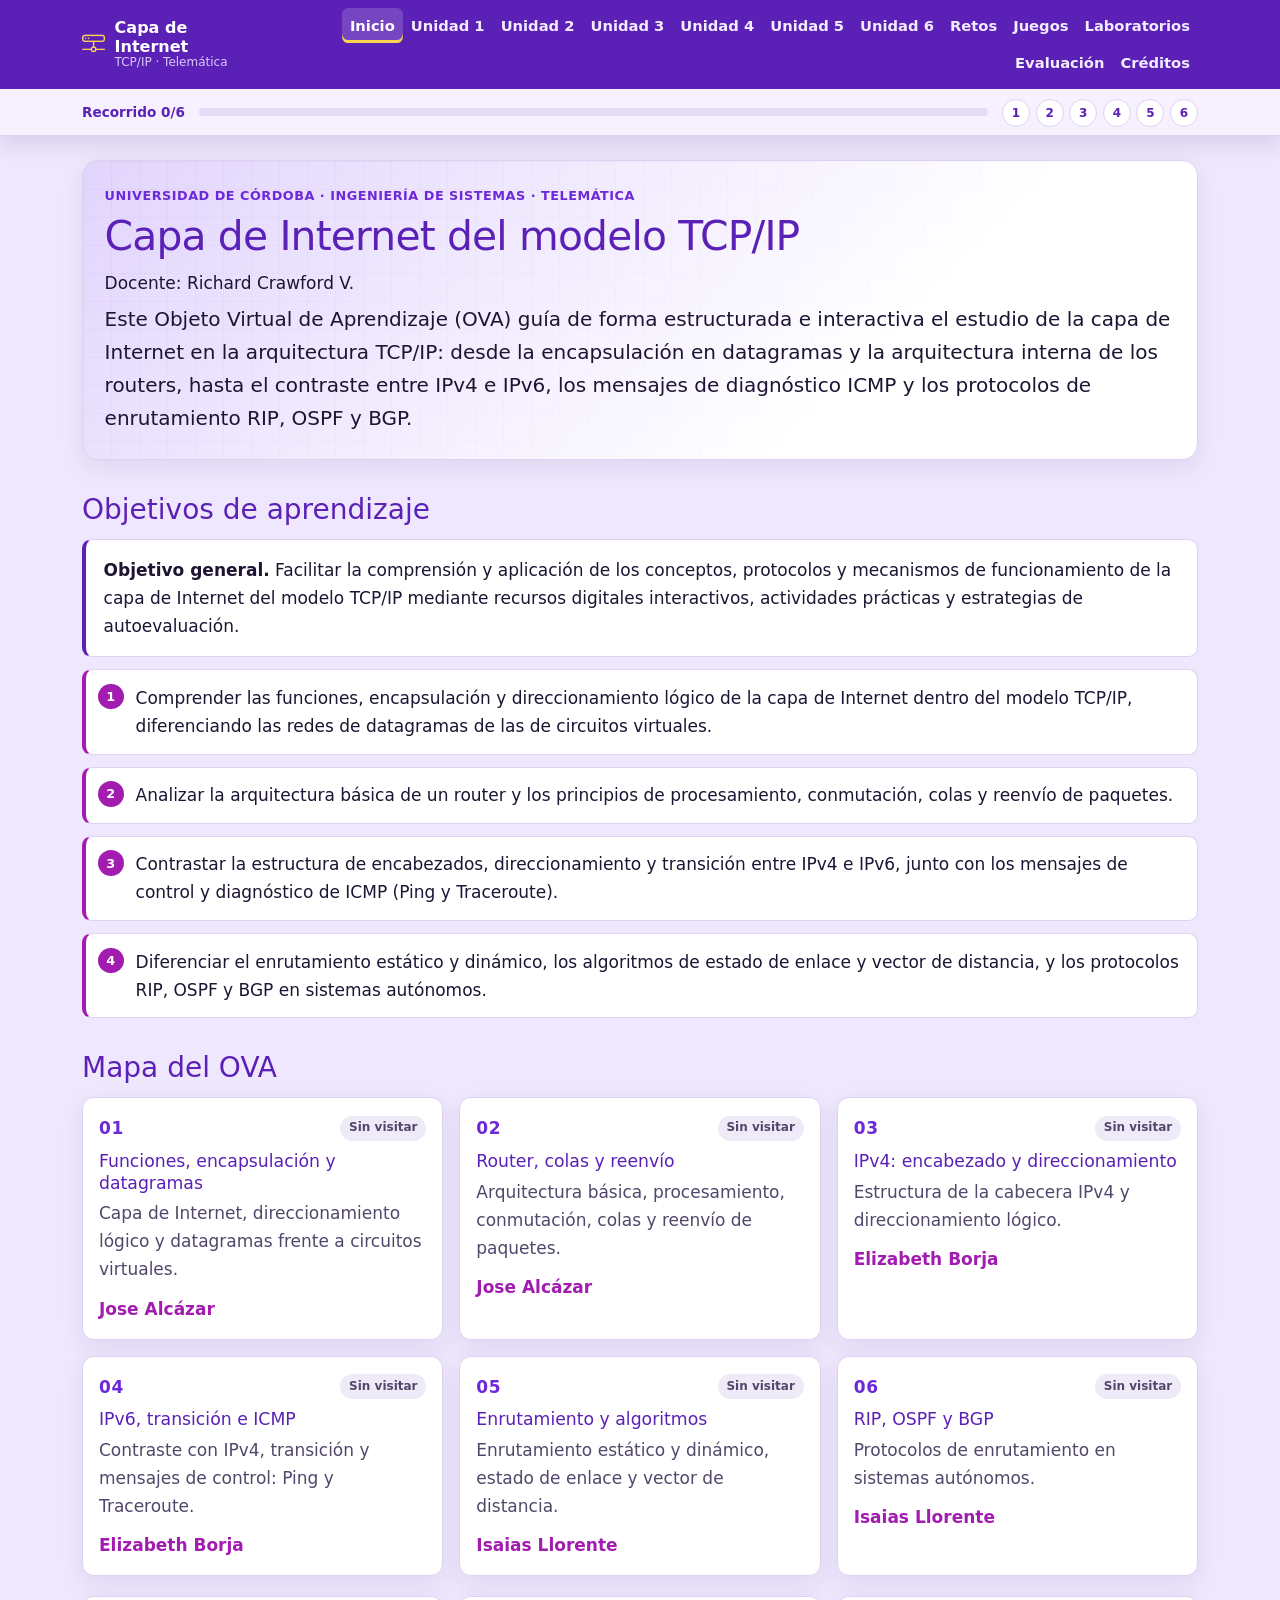
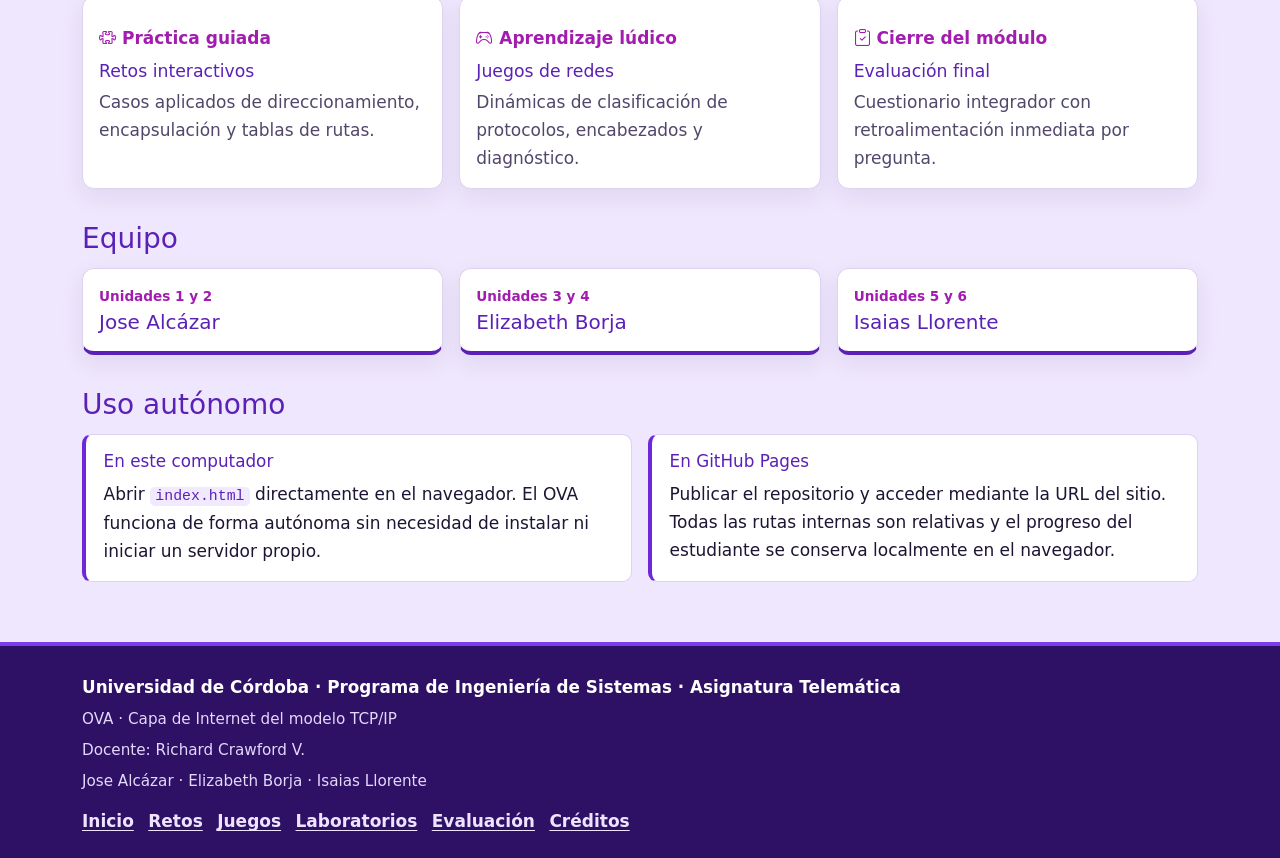
<file: index.html>
<!DOCTYPE html>
<html lang="es">

<head>
  <meta charset="UTF-8">
  <meta name="viewport" content="width=device-width, initial-scale=1.0">
  <title>Inicio · OVA Capa de Internet del modelo TCP/IP</title>
  <link href="https://cdn.jsdelivr.net/npm/bootstrap@5.3.3/dist/css/bootstrap.min.css" rel="stylesheet">
  <link href="https://cdn.jsdelivr.net/npm/bootstrap-icons@1.11.3/font/bootstrap-icons.min.css" rel="stylesheet">
  <link href="./css/styles.css" rel="stylesheet">
</head>

<body data-page="inicio">
  <a class="visually-hidden-focusable" href="#contenido">Saltar al contenido</a>

  <header class="ova-header">
    <nav class="navbar navbar-expand-xl ova-navbar" data-bs-theme="dark" aria-label="Principal">
      <div class="container-xl">
        <a class="navbar-brand" href="./index.html">
          <i class="bi bi-hdd-network" aria-hidden="true"></i>
          <span>
            <span class="ova-brand-titulo">Capa de Internet</span>
            <span class="ova-brand-sub">TCP/IP · Telemática</span>
          </span>
        </a>
        <button class="navbar-toggler" type="button" data-bs-toggle="collapse" data-bs-target="#menuOva"
          aria-controls="menuOva" aria-expanded="false" aria-label="Abrir menú">
          <span class="navbar-toggler-icon"></span>
        </button>
        <div class="collapse navbar-collapse" id="menuOva">
          <ul class="navbar-nav ms-lg-auto">
            <li class="nav-item"><a class="nav-link" href="./index.html" data-nav="inicio">Inicio</a></li>
            <li class="nav-item"><a class="nav-link" href="./unidades/unidad1.html" data-nav="unidad1">Unidad 1</a></li>
            <li class="nav-item"><a class="nav-link" href="./unidades/unidad2.html" data-nav="unidad2">Unidad 2</a></li>
            <li class="nav-item"><a class="nav-link" href="./unidades/unidad3.html" data-nav="unidad3">Unidad 3</a></li>
            <li class="nav-item"><a class="nav-link" href="./unidades/unidad4.html" data-nav="unidad4">Unidad 4</a></li>
            <li class="nav-item"><a class="nav-link" href="./unidades/unidad5.html" data-nav="unidad5">Unidad 5</a></li>
            <li class="nav-item"><a class="nav-link" href="./unidades/unidad6.html" data-nav="unidad6">Unidad 6</a></li>
            <li class="nav-item"><a class="nav-link" href="./retos.html" data-nav="retos">Retos</a></li>
            <li class="nav-item"><a class="nav-link" href="./juegos.html" data-nav="juegos">Juegos</a></li>
            <li class="nav-item"><a class="nav-link" href="./unidades/laboratorios.html" data-nav="laboratorios">Laboratorios</a></li>
            <li class="nav-item"><a class="nav-link" href="./evaluacion.html" data-nav="evaluacion">Evaluación</a></li>
            <li class="nav-item"><a class="nav-link" href="./creditos.html" data-nav="creditos">Créditos</a></li>
          </ul>
        </div>
      </div>
    </nav>
    <div class="ova-nav-progreso">
      <div class="container-xl">
        <div class="ova-nav-progreso-fila">
          <p class="ova-nav-progreso-texto">Recorrido <strong data-ova-unidades-visitadas>0</strong>/6</p>
          <div class="progress ova-progreso" role="progressbar" aria-label="Unidades visitadas" aria-valuemin="0"
            aria-valuemax="6" aria-valuenow="0" data-ova-progreso>
            <div class="progress-bar" data-ova-barra-progreso style="width: 0%"></div>
          </div>
          <ol class="ova-hops">
            <li><a class="ova-hop" href="./unidades/unidad1.html" data-unidad="unidad1" aria-label="Unidad 1">1</a></li>
            <li><a class="ova-hop" href="./unidades/unidad2.html" data-unidad="unidad2" aria-label="Unidad 2">2</a></li>
            <li><a class="ova-hop" href="./unidades/unidad3.html" data-unidad="unidad3" aria-label="Unidad 3">3</a></li>
            <li><a class="ova-hop" href="./unidades/unidad4.html" data-unidad="unidad4" aria-label="Unidad 4">4</a></li>
            <li><a class="ova-hop" href="./unidades/unidad5.html" data-unidad="unidad5" aria-label="Unidad 5">5</a></li>
            <li><a class="ova-hop" href="./unidades/unidad6.html" data-unidad="unidad6" aria-label="Unidad 6">6</a></li>
          </ol>
        </div>
      </div>
    </div>
  </header>

  <main class="ova-main" id="contenido">
    <div class="container-xl">
      <header class="ova-hero">
        <p class="ova-kicker">Universidad de Córdoba · Ingeniería de Sistemas · Telemática</p>
        <h1>Capa de Internet del modelo TCP/IP</h1>
        <p class="ova-hero-docente">Docente: Richard Crawford V.</p>
        <p class="ova-presentacion lead mb-0">Este Objeto Virtual de Aprendizaje (OVA) guía de forma estructurada e
          interactiva el estudio de la capa de Internet en la arquitectura TCP/IP: desde la encapsulación en datagramas
          y la arquitectura interna de los routers, hasta el contraste entre IPv4 e IPv6, los mensajes de diagnóstico
          ICMP y los protocolos de enrutamiento RIP, OSPF y BGP.</p>
      </header>

      <section aria-labelledby="objetivos-titulo">
        <h2 id="objetivos-titulo">Objetivos de aprendizaje</h2>
        <p class="ova-objetivo-general"><strong>Objetivo general.</strong> Facilitar la comprensión y aplicación de los
          conceptos, protocolos y mecanismos de funcionamiento de la capa de Internet del modelo TCP/IP mediante
          recursos digitales interactivos, actividades prácticas y estrategias de autoevaluación.</p>
        <ol class="ova-objetivos">
          <li>Comprender las funciones, encapsulación y direccionamiento lógico de la capa de Internet dentro del modelo
            TCP/IP, diferenciando las redes de datagramas de las de circuitos virtuales.</li>
          <li>Analizar la arquitectura básica de un router y los principios de procesamiento, conmutación, colas y
            reenvío de paquetes.</li>
          <li>Contrastar la estructura de encabezados, direccionamiento y transición entre IPv4 e IPv6, junto con los
            mensajes de control y diagnóstico de ICMP (Ping y Traceroute).</li>
          <li>Diferenciar el enrutamiento estático y dinámico, los algoritmos de estado de enlace y vector de distancia,
            y los protocolos RIP, OSPF y BGP en sistemas autónomos.</li>
        </ol>
      </section>

      <section class="mt-4" aria-labelledby="mapa-titulo">
        <h2 id="mapa-titulo">Mapa del OVA</h2>
        <div class="row g-3">
          <div class="col-12 col-md-6 col-xl-4">
            <a class="ova-unidad card h-100" href="./unidades/unidad1.html" data-unidad="unidad1">
              <div class="card-body">
                <div class="ova-unidad-top">
                  <span class="ova-unidad-num">01</span>
                  <span class="ova-badge ova-badge-pendiente">Sin visitar</span>
                  <span class="ova-badge ova-badge-visitada">Visitada</span>
                  <span class="ova-badge ova-badge-completada">Completada</span>
                </div>
                <h3>Funciones, encapsulación y datagramas</h3>
                <p>Capa de Internet, direccionamiento lógico y datagramas frente a circuitos virtuales.</p>
                <p class="ova-unidad-autor">Jose Alcázar</p>
              </div>
            </a>
          </div>
          <div class="col-12 col-md-6 col-xl-4">
            <a class="ova-unidad card h-100" href="./unidades/unidad2.html" data-unidad="unidad2">
              <div class="card-body">
                <div class="ova-unidad-top">
                  <span class="ova-unidad-num">02</span>
                  <span class="ova-badge ova-badge-pendiente">Sin visitar</span>
                  <span class="ova-badge ova-badge-visitada">Visitada</span>
                  <span class="ova-badge ova-badge-completada">Completada</span>
                </div>
                <h3>Router, colas y reenvío</h3>
                <p>Arquitectura básica, procesamiento, conmutación, colas y reenvío de paquetes.</p>
                <p class="ova-unidad-autor">Jose Alcázar</p>
              </div>
            </a>
          </div>
          <div class="col-12 col-md-6 col-xl-4">
            <a class="ova-unidad card h-100" href="./unidades/unidad3.html" data-unidad="unidad3">
              <div class="card-body">
                <div class="ova-unidad-top">
                  <span class="ova-unidad-num">03</span>
                  <span class="ova-badge ova-badge-pendiente">Sin visitar</span>
                  <span class="ova-badge ova-badge-visitada">Visitada</span>
                  <span class="ova-badge ova-badge-completada">Completada</span>
                </div>
                <h3>IPv4: encabezado y direccionamiento</h3>
                <p>Estructura de la cabecera IPv4 y direccionamiento lógico.</p>
                <p class="ova-unidad-autor">Elizabeth Borja</p>
              </div>
            </a>
          </div>
          <div class="col-12 col-md-6 col-xl-4">
            <a class="ova-unidad card h-100" href="./unidades/unidad4.html" data-unidad="unidad4">
              <div class="card-body">
                <div class="ova-unidad-top">
                  <span class="ova-unidad-num">04</span>
                  <span class="ova-badge ova-badge-pendiente">Sin visitar</span>
                  <span class="ova-badge ova-badge-visitada">Visitada</span>
                  <span class="ova-badge ova-badge-completada">Completada</span>
                </div>
                <h3>IPv6, transición e ICMP</h3>
                <p>Contraste con IPv4, transición y mensajes de control: Ping y Traceroute.</p>
                <p class="ova-unidad-autor">Elizabeth Borja</p>
              </div>
            </a>
          </div>
          <div class="col-12 col-md-6 col-xl-4">
            <a class="ova-unidad card h-100" href="./unidades/unidad5.html" data-unidad="unidad5">
              <div class="card-body">
                <div class="ova-unidad-top">
                  <span class="ova-unidad-num">05</span>
                  <span class="ova-badge ova-badge-pendiente">Sin visitar</span>
                  <span class="ova-badge ova-badge-visitada">Visitada</span>
                  <span class="ova-badge ova-badge-completada">Completada</span>
                </div>
                <h3>Enrutamiento y algoritmos</h3>
                <p>Enrutamiento estático y dinámico, estado de enlace y vector de distancia.</p>
                <p class="ova-unidad-autor">Isaias Llorente</p>
              </div>
            </a>
          </div>
          <div class="col-12 col-md-6 col-xl-4">
            <a class="ova-unidad card h-100" href="./unidades/unidad6.html" data-unidad="unidad6">
              <div class="card-body">
                <div class="ova-unidad-top">
                  <span class="ova-unidad-num">06</span>
                  <span class="ova-badge ova-badge-pendiente">Sin visitar</span>
                  <span class="ova-badge ova-badge-visitada">Visitada</span>
                  <span class="ova-badge ova-badge-completada">Completada</span>
                </div>
                <h3>RIP, OSPF y BGP</h3>
                <p>Protocolos de enrutamiento en sistemas autónomos.</p>
                <p class="ova-unidad-autor">Isaias Llorente</p>
              </div>
            </a>
          </div>
        </div>

        <div class="row g-3 mt-1">
          <div class="col-md-4">
            <a class="ova-unidad card h-100" href="./retos.html">
              <div class="card-body">
                <p class="ova-unidad-autor mb-1"><i class="bi bi-puzzle" aria-hidden="true"></i> Práctica guiada</p>
                <h3>Retos interactivos</h3>
                <p class="mb-0">Casos aplicados de direccionamiento, encapsulación y tablas de rutas.</p>
              </div>
            </a>
          </div>
          <div class="col-md-4">
            <a class="ova-unidad card h-100" href="./juegos.html">
              <div class="card-body">
                <p class="ova-unidad-autor mb-1"><i class="bi bi-controller" aria-hidden="true"></i> Aprendizaje lúdico
                </p>
                <h3>Juegos de redes</h3>
                <p class="mb-0">Dinámicas de clasificación de protocolos, encabezados y diagnóstico.</p>
              </div>
            </a>
          </div>
          <div class="col-md-4">
            <a class="ova-unidad card h-100" href="./evaluacion.html">
              <div class="card-body">
                <p class="ova-unidad-autor mb-1"><i class="bi bi-clipboard-check" aria-hidden="true"></i> Cierre del
                  módulo</p>
                <h3>Evaluación final</h3>
                <p class="mb-0">Cuestionario integrador con retroalimentación inmediata por pregunta.</p>
              </div>
            </a>
          </div>
        </div>
      </section>

      <section class="mt-4" aria-labelledby="equipo-titulo">
        <h2 id="equipo-titulo">Equipo</h2>
        <div class="row g-3">
          <div class="col-md-4">
            <article class="card ova-integrante h-100">
              <div class="card-body">
                <p class="ova-integrante-rol">Unidades 1 y 2</p>
                <h3>Jose Alcázar</h3>
              </div>
            </article>
          </div>
          <div class="col-md-4">
            <article class="card ova-integrante h-100">
              <div class="card-body">
                <p class="ova-integrante-rol">Unidades 3 y 4</p>
                <h3>Elizabeth Borja</h3>
              </div>
            </article>
          </div>
          <div class="col-md-4">
            <article class="card ova-integrante h-100">
              <div class="card-body">
                <p class="ova-integrante-rol">Unidades 5 y 6</p>
                <h3>Isaias Llorente</h3>
              </div>
            </article>
          </div>
        </div>
      </section>

      <section class="mt-4" aria-labelledby="como-usar">
        <h2 id="como-usar">Uso autónomo</h2>
        <div class="row g-3">
          <div class="col-md-6">
            <article class="ova-instruccion">
              <h3>En este computador</h3>
              <p class="mb-0">Abrir <code>index.html</code> directamente en el navegador. El OVA funciona de forma
                autónoma sin necesidad de instalar ni iniciar un servidor propio.</p>
            </article>
          </div>
          <div class="col-md-6">
            <article class="ova-instruccion">
              <h3>En GitHub Pages</h3>
              <p class="mb-0">Publicar el repositorio y acceder mediante la URL del sitio. Todas las rutas internas son
                relativas y el progreso del estudiante se conserva localmente en el navegador.</p>
            </article>
          </div>
        </div>
      </section>
    </div>
  </main>

  <footer class="ova-footer">
    <div class="container-xl">
      <p class="ova-footer-institucion">Universidad de Córdoba · Programa de Ingeniería de Sistemas · Asignatura
        Telemática</p>
      <p class="ova-footer-ova">OVA · Capa de Internet del modelo TCP/IP</p>
      <p class="ova-footer-docente">Docente: Richard Crawford V.</p>
      <p class="ova-footer-equipo">Jose Alcázar · Elizabeth Borja · Isaias Llorente</p>
      <nav class="ova-footer-nav" aria-label="Pie de página">
        <a href="./index.html">Inicio</a>
        <a href="./retos.html">Retos</a>
        <a href="./juegos.html">Juegos</a>
        <a href="./unidades/laboratorios.html">Laboratorios</a>
        <a href="./evaluacion.html">Evaluación</a>
        <a href="./creditos.html">Créditos</a>
      </nav>
    </div>
  </footer>

  <script src="https://cdn.jsdelivr.net/npm/bootstrap@5.3.3/dist/js/bootstrap.bundle.min.js"></script>
  <script src="../js/app.js"></script>
</body>

</html>
</file>
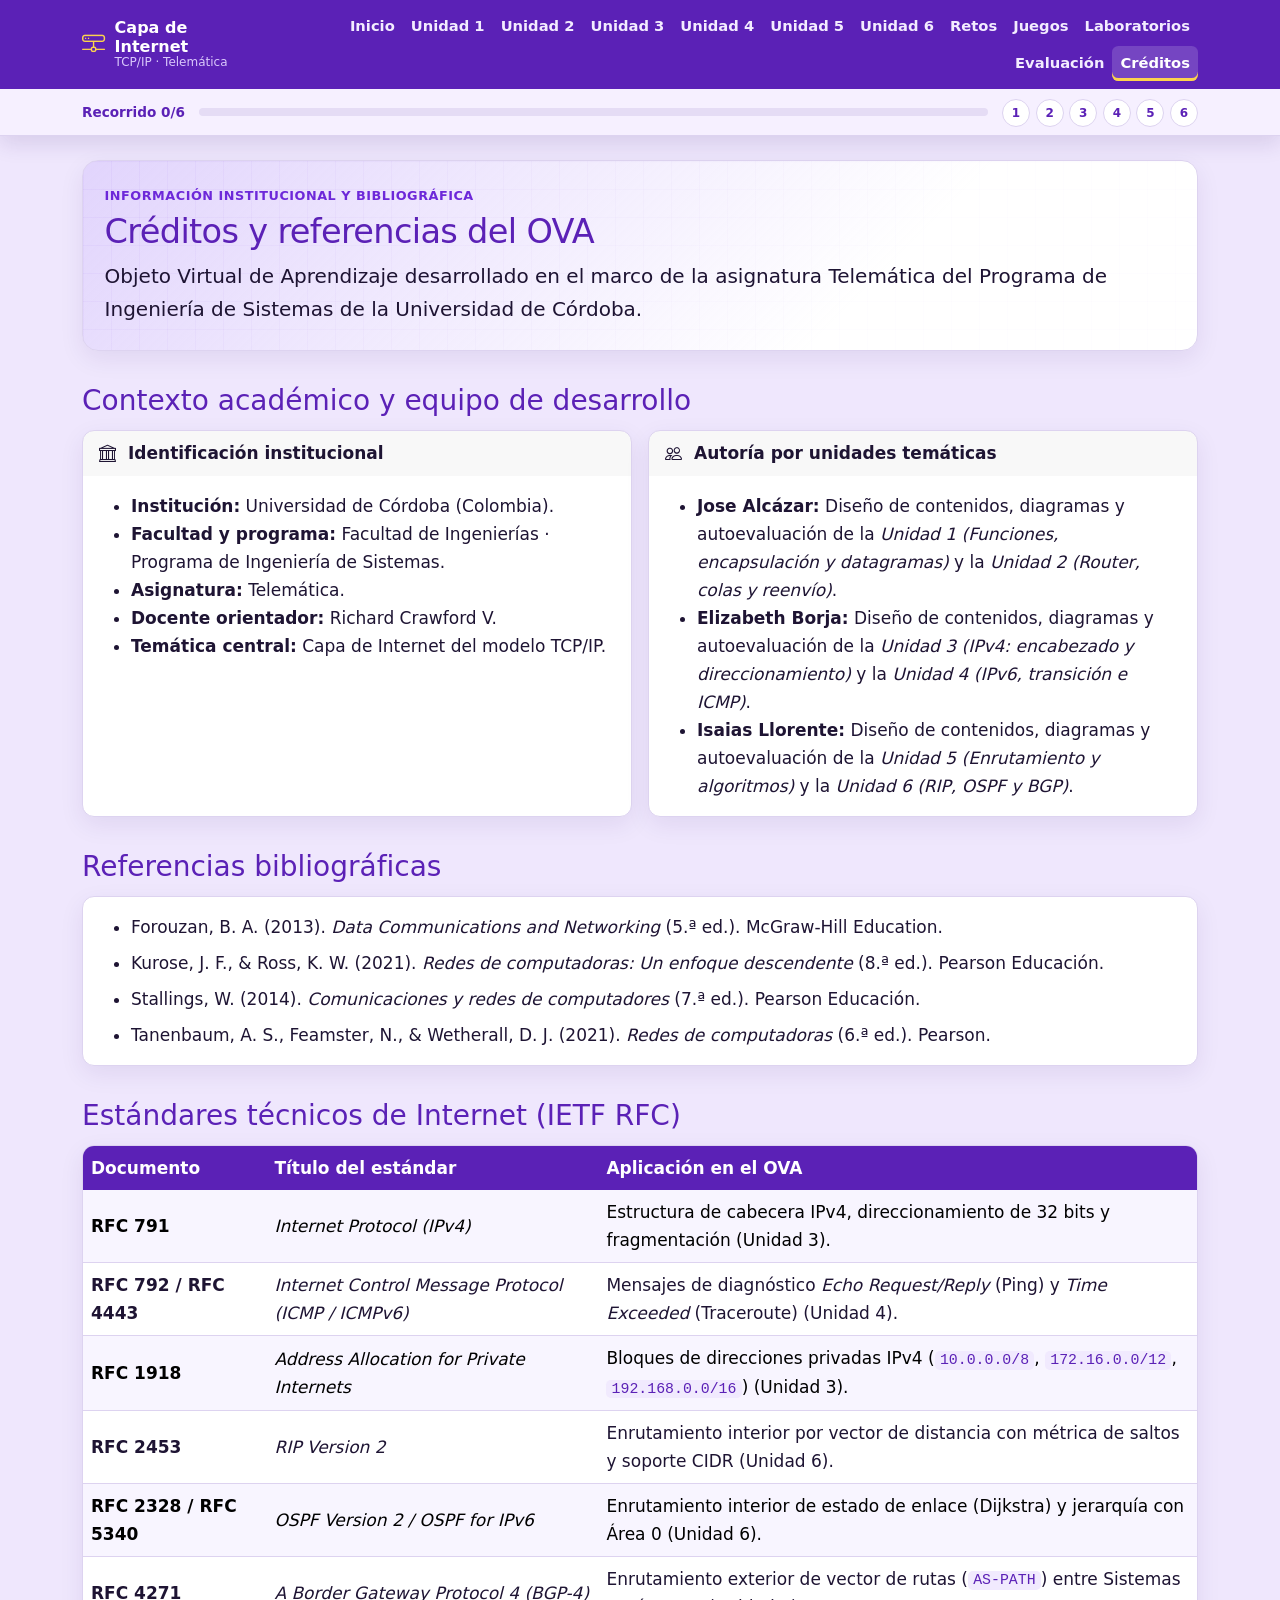
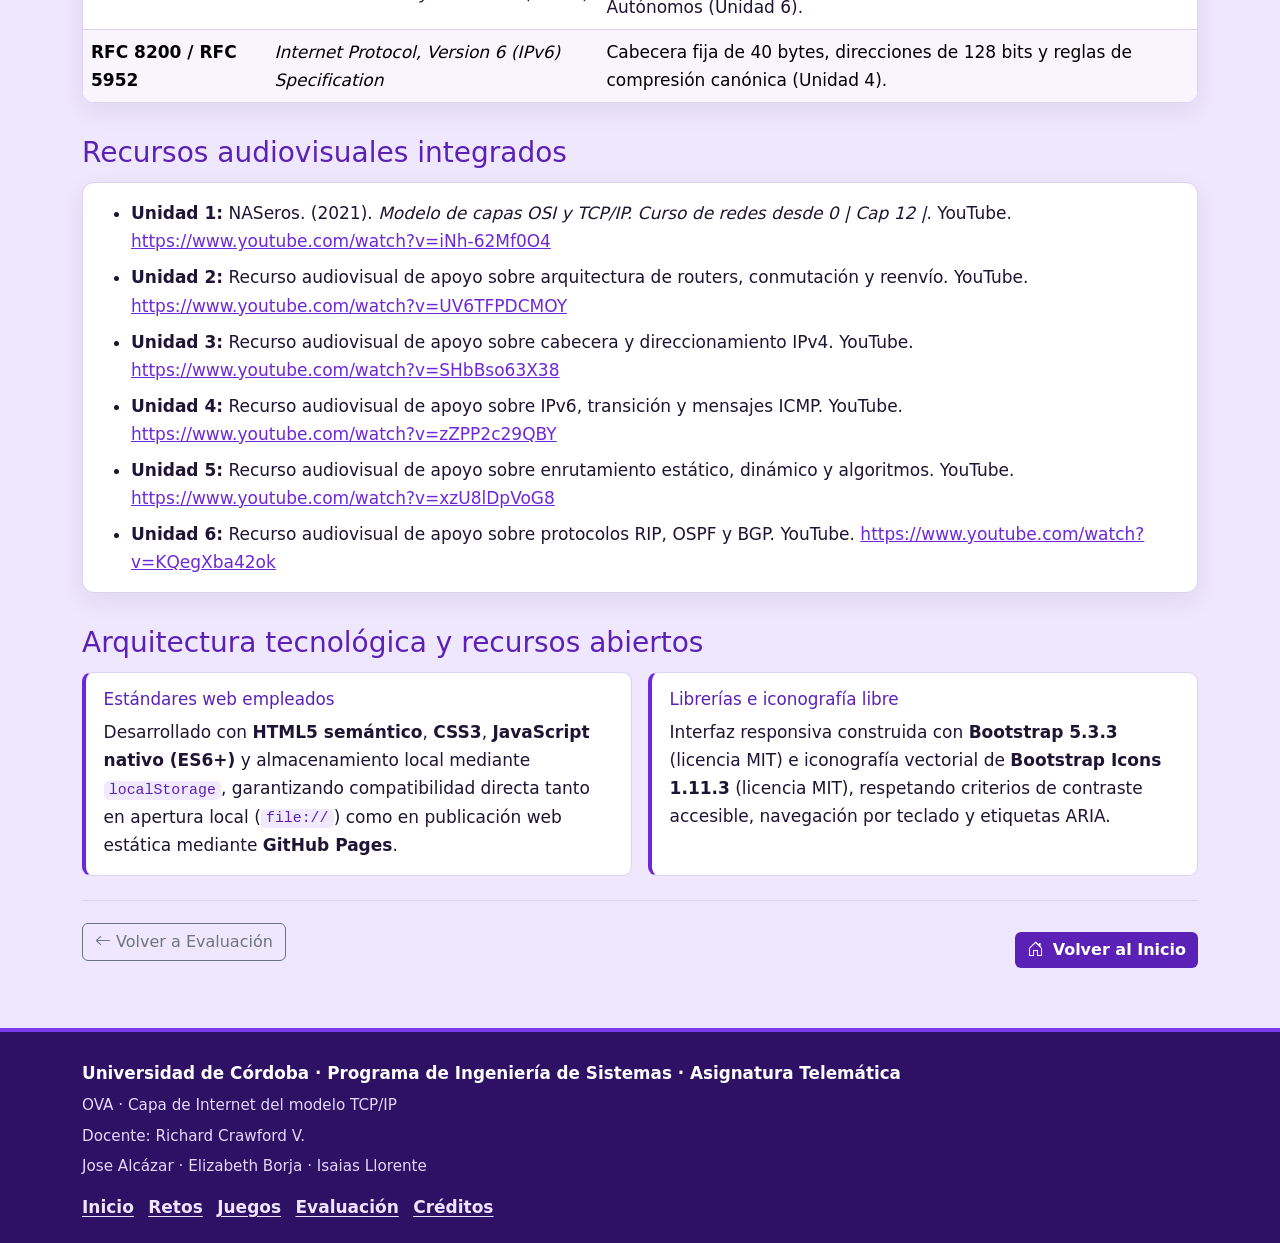
<file: creditos.html>
<!DOCTYPE html>
<html lang="es">
<head>
  <meta charset="UTF-8">
  <meta name="viewport" content="width=device-width, initial-scale=1.0">
  <title>Créditos · OVA Capa de Internet del modelo TCP/IP</title>
  <link href="https://cdn.jsdelivr.net/npm/bootstrap@5.3.3/dist/css/bootstrap.min.css" rel="stylesheet">
  <link href="https://cdn.jsdelivr.net/npm/bootstrap-icons@1.11.3/font/bootstrap-icons.min.css" rel="stylesheet">
  <link href="./css/styles.css" rel="stylesheet">
</head>
<body data-page="creditos">
  <a class="visually-hidden-focusable" href="#contenido">Saltar al contenido</a>

  <header class="ova-header">
    <nav class="navbar navbar-expand-xl ova-navbar" data-bs-theme="dark" aria-label="Principal">
      <div class="container-xl">
        <a class="navbar-brand" href="./index.html">
          <i class="bi bi-hdd-network" aria-hidden="true"></i>
          <span>
            <span class="ova-brand-titulo">Capa de Internet</span>
            <span class="ova-brand-sub">TCP/IP · Telemática</span>
          </span>
        </a>
        <button class="navbar-toggler" type="button" data-bs-toggle="collapse" data-bs-target="#menuOva" aria-controls="menuOva" aria-expanded="false" aria-label="Abrir menú">
          <span class="navbar-toggler-icon"></span>
        </button>
        <div class="collapse navbar-collapse" id="menuOva">
          <ul class="navbar-nav ms-lg-auto">
            <li class="nav-item"><a class="nav-link" href="./index.html" data-nav="inicio">Inicio</a></li>
            <li class="nav-item"><a class="nav-link" href="./unidades/unidad1.html" data-nav="unidad1">Unidad 1</a></li>
            <li class="nav-item"><a class="nav-link" href="./unidades/unidad2.html" data-nav="unidad2">Unidad 2</a></li>
            <li class="nav-item"><a class="nav-link" href="./unidades/unidad3.html" data-nav="unidad3">Unidad 3</a></li>
            <li class="nav-item"><a class="nav-link" href="./unidades/unidad4.html" data-nav="unidad4">Unidad 4</a></li>
            <li class="nav-item"><a class="nav-link" href="./unidades/unidad5.html" data-nav="unidad5">Unidad 5</a></li>
            <li class="nav-item"><a class="nav-link" href="./unidades/unidad6.html" data-nav="unidad6">Unidad 6</a></li>
            <li class="nav-item"><a class="nav-link" href="./retos.html" data-nav="retos">Retos</a></li>
            <li class="nav-item"><a class="nav-link" href="./juegos.html" data-nav="juegos">Juegos</a></li>
            <li class="nav-item"><a class="nav-link" href="./unidades/laboratorios.html" data-nav="laboratorios">Laboratorios</a></li>
            <li class="nav-item"><a class="nav-link" href="./evaluacion.html" data-nav="evaluacion">Evaluación</a></li>
            <li class="nav-item"><a class="nav-link" href="./creditos.html" data-nav="creditos">Créditos</a></li>
          </ul>
        </div>
      </div>
    </nav>
    <div class="ova-nav-progreso">
      <div class="container-xl">
        <div class="ova-nav-progreso-fila">
          <p class="ova-nav-progreso-texto">Recorrido <strong data-ova-unidades-visitadas>0</strong>/6</p>
          <div class="progress ova-progreso" role="progressbar" aria-label="Unidades visitadas" aria-valuemin="0" aria-valuemax="6" aria-valuenow="0" data-ova-progreso>
            <div class="progress-bar" data-ova-barra-progreso style="width: 0%"></div>
          </div>
          <ol class="ova-hops">
            <li><a class="ova-hop" href="./unidades/unidad1.html" data-unidad="unidad1" aria-label="Unidad 1">1</a></li>
            <li><a class="ova-hop" href="./unidades/unidad2.html" data-unidad="unidad2" aria-label="Unidad 2">2</a></li>
            <li><a class="ova-hop" href="./unidades/unidad3.html" data-unidad="unidad3" aria-label="Unidad 3">3</a></li>
            <li><a class="ova-hop" href="./unidades/unidad4.html" data-unidad="unidad4" aria-label="Unidad 4">4</a></li>
            <li><a class="ova-hop" href="./unidades/unidad5.html" data-unidad="unidad5" aria-label="Unidad 5">5</a></li>
            <li><a class="ova-hop" href="./unidades/unidad6.html" data-unidad="unidad6" aria-label="Unidad 6">6</a></li>
          </ol>
        </div>
      </div>
    </div>
  </header>

  <main class="ova-main" id="contenido">
    <div class="container-xl">
      <header class="ova-page-head">
        <p class="ova-kicker">Información institucional y bibliográfica</p>
        <h1>Créditos y referencias del OVA</h1>
        <p class="lead mb-0">Objeto Virtual de Aprendizaje desarrollado en el marco de la asignatura Telemática del Programa de Ingeniería de Sistemas de la Universidad de Córdoba.</p>
      </header>

      <!-- 1. Datos institucionales y equipo -->
      <section aria-labelledby="cred-institucional-titulo">
        <h2 id="cred-institucional-titulo">Contexto académico y equipo de desarrollo</h2>
        <div class="row g-3 mb-4">
          <div class="col-lg-6">
            <article class="card ova-card h-100">
              <div class="card-header">
                <i class="bi bi-bank me-1" aria-hidden="true"></i>
                Identificación institucional
              </div>
              <div class="card-body">
                <ul class="mb-0">
                  <li><strong>Institución:</strong> Universidad de Córdoba (Colombia).</li>
                  <li><strong>Facultad y programa:</strong> Facultad de Ingenierías · Programa de Ingeniería de Sistemas.</li>
                  <li><strong>Asignatura:</strong> Telemática.</li>
                  <li><strong>Docente orientador:</strong> Richard Crawford V.</li>
                  <li><strong>Temática central:</strong> Capa de Internet del modelo TCP/IP.</li>
                </ul>
              </div>
            </article>
          </div>
          <div class="col-lg-6">
            <article class="card ova-card h-100">
              <div class="card-header">
                <i class="bi bi-people me-1" aria-hidden="true"></i>
                Autoría por unidades temáticas
              </div>
              <div class="card-body">
                <ul class="mb-0">
                  <li><strong>Jose Alcázar:</strong> Diseño de contenidos, diagramas y autoevaluación de la <em>Unidad 1 (Funciones, encapsulación y datagramas)</em> y la <em>Unidad 2 (Router, colas y reenvío)</em>.</li>
                  <li><strong>Elizabeth Borja:</strong> Diseño de contenidos, diagramas y autoevaluación de la <em>Unidad 3 (IPv4: encabezado y direccionamiento)</em> y la <em>Unidad 4 (IPv6, transición e ICMP)</em>.</li>
                  <li><strong>Isaias Llorente:</strong> Diseño de contenidos, diagramas y autoevaluación de la <em>Unidad 5 (Enrutamiento y algoritmos)</em> y la <em>Unidad 6 (RIP, OSPF y BGP)</em>.</li>
                </ul>
              </div>
            </article>
          </div>
        </div>
      </section>

      <!-- 2. Bibliografía académica -->
      <section class="mt-4" aria-labelledby="cred-biblio-titulo">
        <h2 id="cred-biblio-titulo">Referencias bibliográficas</h2>
        <div class="card ova-card">
          <div class="card-body">
            <ul class="mb-0">
              <li class="mb-2">Forouzan, B. A. (2013). <em>Data Communications and Networking</em> (5.ª ed.). McGraw-Hill Education.</li>
              <li class="mb-2">Kurose, J. F., &amp; Ross, K. W. (2021). <em>Redes de computadoras: Un enfoque descendente</em> (8.ª ed.). Pearson Educación.</li>
              <li class="mb-2">Stallings, W. (2014). <em>Comunicaciones y redes de computadores</em> (7.ª ed.). Pearson Educación.</li>
              <li class="mb-0">Tanenbaum, A. S., Feamster, N., &amp; Wetherall, D. J. (2021). <em>Redes de computadoras</em> (6.ª ed.). Pearson.</li>
            </ul>
          </div>
        </div>
      </section>

      <!-- 3. Estándares técnicos IETF (RFC) -->
      <section class="mt-4" aria-labelledby="cred-rfc-titulo">
        <h2 id="cred-rfc-titulo">Estándares técnicos de Internet (IETF RFC)</h2>
        <div class="table-responsive ova-tabla">
          <table class="table table-striped align-middle mb-0">
            <caption class="visually-hidden">Documentos RFC de referencia utilizados en el OVA</caption>
            <thead>
              <tr>
                <th scope="col">Documento</th>
                <th scope="col">Título del estándar</th>
                <th scope="col">Aplicación en el OVA</th>
              </tr>
            </thead>
            <tbody>
              <tr>
                <th scope="row">RFC 791</th>
                <td><em>Internet Protocol (IPv4)</em></td>
                <td>Estructura de cabecera IPv4, direccionamiento de 32 bits y fragmentación (Unidad 3).</td>
              </tr>
              <tr>
                <th scope="row">RFC 792 / RFC 4443</th>
                <td><em>Internet Control Message Protocol (ICMP / ICMPv6)</em></td>
                <td>Mensajes de diagnóstico <em>Echo Request/Reply</em> (Ping) y <em>Time Exceeded</em> (Traceroute) (Unidad 4).</td>
              </tr>
              <tr>
                <th scope="row">RFC 1918</th>
                <td><em>Address Allocation for Private Internets</em></td>
                <td>Bloques de direcciones privadas IPv4 (<code>10.0.0.0/8</code>, <code>172.16.0.0/12</code>, <code>192.168.0.0/16</code>) (Unidad 3).</td>
              </tr>
              <tr>
                <th scope="row">RFC 2453</th>
                <td><em>RIP Version 2</em></td>
                <td>Enrutamiento interior por vector de distancia con métrica de saltos y soporte CIDR (Unidad 6).</td>
              </tr>
              <tr>
                <th scope="row">RFC 2328 / RFC 5340</th>
                <td><em>OSPF Version 2 / OSPF for IPv6</em></td>
                <td>Enrutamiento interior de estado de enlace (Dijkstra) y jerarquía con Área 0 (Unidad 6).</td>
              </tr>
              <tr>
                <th scope="row">RFC 4271</th>
                <td><em>A Border Gateway Protocol 4 (BGP-4)</em></td>
                <td>Enrutamiento exterior de vector de rutas (<code>AS-PATH</code>) entre Sistemas Autónomos (Unidad 6).</td>
              </tr>
              <tr>
                <th scope="row">RFC 8200 / RFC 5952</th>
                <td><em>Internet Protocol, Version 6 (IPv6) Specification</em></td>
                <td>Cabecera fija de 40 bytes, direcciones de 128 bits y reglas de compresión canónica (Unidad 4).</td>
              </tr>
            </tbody>
          </table>
        </div>
      </section>

      <!-- 4. Recursos audiovisuales -->
      <section class="mt-4" aria-labelledby="cred-videos-titulo">
        <h2 id="cred-videos-titulo">Recursos audiovisuales integrados</h2>
        <div class="card ova-card">
          <div class="card-body">
            <ul class="mb-0">
              <li class="mb-2"><strong>Unidad 1:</strong> NASeros. (2021). <cite>Modelo de capas OSI y TCP/IP. Curso de redes desde 0 | Cap 12 |</cite>. YouTube. <a href="https://www.youtube.com/watch?v=iNh-62Mf0O4" target="_blank" rel="noopener noreferrer">https://www.youtube.com/watch?v=iNh-62Mf0O4</a></li>
              <li class="mb-2"><strong>Unidad 2:</strong> Recurso audiovisual de apoyo sobre arquitectura de routers, conmutación y reenvío. YouTube. <a href="https://www.youtube.com/watch?v=UV6TFPDCMOY" target="_blank" rel="noopener noreferrer">https://www.youtube.com/watch?v=UV6TFPDCMOY</a></li>
              <li class="mb-2"><strong>Unidad 3:</strong> Recurso audiovisual de apoyo sobre cabecera y direccionamiento IPv4. YouTube. <a href="https://www.youtube.com/watch?v=SHbBso63X38" target="_blank" rel="noopener noreferrer">https://www.youtube.com/watch?v=SHbBso63X38</a></li>
              <li class="mb-2"><strong>Unidad 4:</strong> Recurso audiovisual de apoyo sobre IPv6, transición y mensajes ICMP. YouTube. <a href="https://www.youtube.com/watch?v=zZPP2c29QBY" target="_blank" rel="noopener noreferrer">https://www.youtube.com/watch?v=zZPP2c29QBY</a></li>
              <li class="mb-2"><strong>Unidad 5:</strong> Recurso audiovisual de apoyo sobre enrutamiento estático, dinámico y algoritmos. YouTube. <a href="https://www.youtube.com/watch?v=xzU8lDpVoG8" target="_blank" rel="noopener noreferrer">https://www.youtube.com/watch?v=xzU8lDpVoG8</a></li>
              <li class="mb-0"><strong>Unidad 6:</strong> Recurso audiovisual de apoyo sobre protocolos RIP, OSPF y BGP. YouTube. <a href="https://www.youtube.com/watch?v=KQegXba42ok" target="_blank" rel="noopener noreferrer">https://www.youtube.com/watch?v=KQegXba42ok</a></li>
            </ul>
          </div>
        </div>
      </section>

      <!-- 5. Tecnologías y licencias -->
      <section class="mt-4" aria-labelledby="cred-tech-titulo">
        <h2 id="cred-tech-titulo">Arquitectura tecnológica y recursos abiertos</h2>
        <div class="row g-3">
          <div class="col-md-6">
            <article class="ova-instruccion h-100">
              <h3>Estándares web empleados</h3>
              <p class="mb-0">Desarrollado con <strong>HTML5 semántico</strong>, <strong>CSS3</strong>, <strong>JavaScript nativo (ES6+)</strong> y almacenamiento local mediante <code>localStorage</code>, garantizando compatibilidad directa tanto en apertura local (<code>file://</code>) como en publicación web estática mediante <strong>GitHub Pages</strong>.</p>
            </article>
          </div>
          <div class="col-md-6">
            <article class="ova-instruccion h-100">
              <h3>Librerías e iconografía libre</h3>
              <p class="mb-0">Interfaz responsiva construida con <strong>Bootstrap 5.3.3</strong> (licencia MIT) e iconografía vectorial de <strong>Bootstrap Icons 1.11.3</strong> (licencia MIT), respetando criterios de contraste accesible, navegación por teclado y etiquetas ARIA.</p>
            </article>
          </div>
        </div>
      </section>

      <nav class="d-flex justify-content-between align-items-center mt-4 pt-3 border-top" aria-label="Navegación entre secciones">
        <a class="btn btn-outline-secondary" href="./evaluacion.html"><i class="bi bi-arrow-left" aria-hidden="true"></i> Volver a Evaluación</a>
        <a class="btn ova-btn-confirmar" href="./index.html"><i class="bi bi-house-door me-1" aria-hidden="true"></i> Volver al Inicio</a>
      </nav>
    </div>
  </main>

  <footer class="ova-footer">
    <div class="container-xl">
      <p class="ova-footer-institucion">Universidad de Córdoba · Programa de Ingeniería de Sistemas · Asignatura Telemática</p>
      <p class="ova-footer-ova">OVA · Capa de Internet del modelo TCP/IP</p>
      <p class="ova-footer-docente">Docente: Richard Crawford V.</p>
      <p class="ova-footer-equipo">Jose Alcázar · Elizabeth Borja · Isaias Llorente</p>
      <nav class="ova-footer-nav" aria-label="Pie de página">
        <a href="./index.html">Inicio</a>
        <a href="./retos.html">Retos</a>
        <a href="./juegos.html">Juegos</a>
        <a href="./evaluacion.html">Evaluación</a>
        <a href="./creditos.html">Créditos</a>
      </nav>
    </div>
  </footer>

  <script src="https://cdn.jsdelivr.net/npm/bootstrap@5.3.3/dist/js/bootstrap.bundle.min.js"></script>
  <script src="./js/app.js"></script>
</body>
</html>
</file>
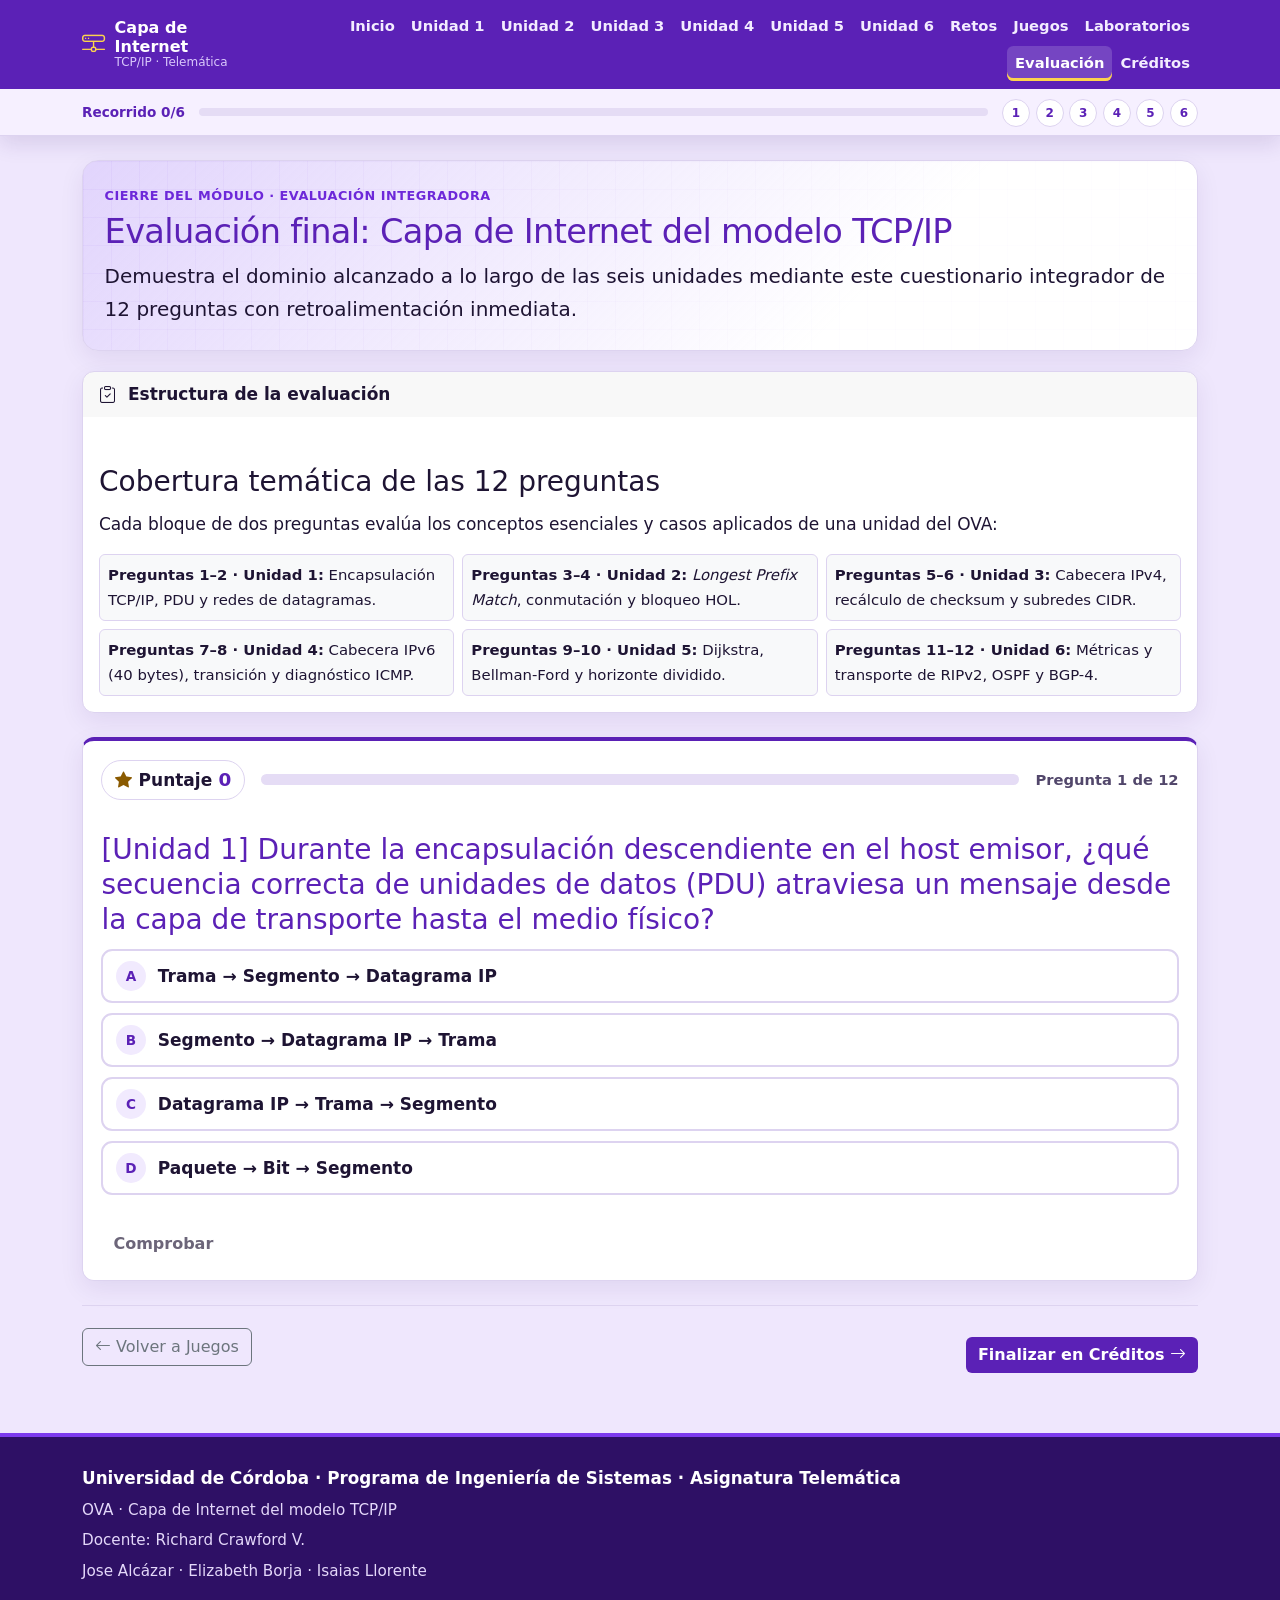
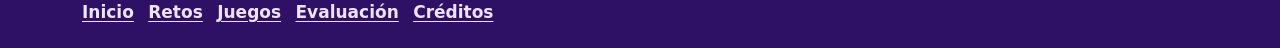
<file: evaluacion.html>
<!DOCTYPE html>
<html lang="es">
<head>
  <meta charset="UTF-8">
  <meta name="viewport" content="width=device-width, initial-scale=1.0">
  <title>Evaluación · OVA Capa de Internet del modelo TCP/IP</title>
  <link href="https://cdn.jsdelivr.net/npm/bootstrap@5.3.3/dist/css/bootstrap.min.css" rel="stylesheet">
  <link href="https://cdn.jsdelivr.net/npm/bootstrap-icons@1.11.3/font/bootstrap-icons.min.css" rel="stylesheet">
  <link href="./css/styles.css" rel="stylesheet">
</head>
<body data-page="evaluacion">
  <a class="visually-hidden-focusable" href="#contenido">Saltar al contenido</a>

  <header class="ova-header">
    <nav class="navbar navbar-expand-xl ova-navbar" data-bs-theme="dark" aria-label="Principal">
      <div class="container-xl">
        <a class="navbar-brand" href="./index.html">
          <i class="bi bi-hdd-network" aria-hidden="true"></i>
          <span>
            <span class="ova-brand-titulo">Capa de Internet</span>
            <span class="ova-brand-sub">TCP/IP · Telemática</span>
          </span>
        </a>
        <button class="navbar-toggler" type="button" data-bs-toggle="collapse" data-bs-target="#menuOva" aria-controls="menuOva" aria-expanded="false" aria-label="Abrir menú">
          <span class="navbar-toggler-icon"></span>
        </button>
        <div class="collapse navbar-collapse" id="menuOva">
          <ul class="navbar-nav ms-lg-auto">
            <li class="nav-item"><a class="nav-link" href="./index.html" data-nav="inicio">Inicio</a></li>
            <li class="nav-item"><a class="nav-link" href="./unidades/unidad1.html" data-nav="unidad1">Unidad 1</a></li>
            <li class="nav-item"><a class="nav-link" href="./unidades/unidad2.html" data-nav="unidad2">Unidad 2</a></li>
            <li class="nav-item"><a class="nav-link" href="./unidades/unidad3.html" data-nav="unidad3">Unidad 3</a></li>
            <li class="nav-item"><a class="nav-link" href="./unidades/unidad4.html" data-nav="unidad4">Unidad 4</a></li>
            <li class="nav-item"><a class="nav-link" href="./unidades/unidad5.html" data-nav="unidad5">Unidad 5</a></li>
            <li class="nav-item"><a class="nav-link" href="./unidades/unidad6.html" data-nav="unidad6">Unidad 6</a></li>
            <li class="nav-item"><a class="nav-link" href="./retos.html" data-nav="retos">Retos</a></li>
            <li class="nav-item"><a class="nav-link" href="./juegos.html" data-nav="juegos">Juegos</a></li>
            <li class="nav-item"><a class="nav-link" href="./unidades/laboratorios.html" data-nav="laboratorios">Laboratorios</a></li>
            <li class="nav-item"><a class="nav-link" href="./evaluacion.html" data-nav="evaluacion">Evaluación</a></li>
            <li class="nav-item"><a class="nav-link" href="./creditos.html" data-nav="creditos">Créditos</a></li>
          </ul>
        </div>
      </div>
    </nav>
    <div class="ova-nav-progreso">
      <div class="container-xl">
        <div class="ova-nav-progreso-fila">
          <p class="ova-nav-progreso-texto">Recorrido <strong data-ova-unidades-visitadas>0</strong>/6</p>
          <div class="progress ova-progreso" role="progressbar" aria-label="Unidades visitadas" aria-valuemin="0" aria-valuemax="6" aria-valuenow="0" data-ova-progreso>
            <div class="progress-bar" data-ova-barra-progreso style="width: 0%"></div>
          </div>
          <ol class="ova-hops">
            <li><a class="ova-hop" href="./unidades/unidad1.html" data-unidad="unidad1" aria-label="Unidad 1">1</a></li>
            <li><a class="ova-hop" href="./unidades/unidad2.html" data-unidad="unidad2" aria-label="Unidad 2">2</a></li>
            <li><a class="ova-hop" href="./unidades/unidad3.html" data-unidad="unidad3" aria-label="Unidad 3">3</a></li>
            <li><a class="ova-hop" href="./unidades/unidad4.html" data-unidad="unidad4" aria-label="Unidad 4">4</a></li>
            <li><a class="ova-hop" href="./unidades/unidad5.html" data-unidad="unidad5" aria-label="Unidad 5">5</a></li>
            <li><a class="ova-hop" href="./unidades/unidad6.html" data-unidad="unidad6" aria-label="Unidad 6">6</a></li>
          </ol>
        </div>
      </div>
    </div>
  </header>

  <main class="ova-main" id="contenido">
    <div class="container-xl">
      <header class="ova-page-head">
        <p class="ova-kicker">Cierre del módulo · Evaluación integradora</p>
        <h1>Evaluación final: Capa de Internet del modelo TCP/IP</h1>
        <p class="lead mb-0">Demuestra el dominio alcanzado a lo largo de las seis unidades mediante este cuestionario integrador de 12 preguntas con retroalimentación inmediata.</p>
      </header>

      <section class="card ova-card mb-4" aria-labelledby="eval-guia-titulo">
        <div class="card-header">
          <i class="bi bi-clipboard-check me-1" aria-hidden="true"></i>
          Estructura de la evaluación
        </div>
        <div class="card-body">
          <h2 class="h5" id="eval-guia-titulo">Cobertura temática de las 12 preguntas</h2>
          <p>Cada bloque de dos preguntas evalúa los conceptos esenciales y casos aplicados de una unidad del OVA:</p>
          <div class="row g-2 small">
            <div class="col-md-4">
              <div class="p-2 border rounded bg-light h-100">
                <strong>Preguntas 1–2 · Unidad 1:</strong> Encapsulación TCP/IP, PDU y redes de datagramas.
              </div>
            </div>
            <div class="col-md-4">
              <div class="p-2 border rounded bg-light h-100">
                <strong>Preguntas 3–4 · Unidad 2:</strong> <em>Longest Prefix Match</em>, conmutación y bloqueo HOL.
              </div>
            </div>
            <div class="col-md-4">
              <div class="p-2 border rounded bg-light h-100">
                <strong>Preguntas 5–6 · Unidad 3:</strong> Cabecera IPv4, recálculo de checksum y subredes CIDR.
              </div>
            </div>
            <div class="col-md-4">
              <div class="p-2 border rounded bg-light h-100">
                <strong>Preguntas 7–8 · Unidad 4:</strong> Cabecera IPv6 (40 bytes), transición y diagnóstico ICMP.
              </div>
            </div>
            <div class="col-md-4">
              <div class="p-2 border rounded bg-light h-100">
                <strong>Preguntas 9–10 · Unidad 5:</strong> Dijkstra, Bellman-Ford y horizonte dividido.
              </div>
            </div>
            <div class="col-md-4">
              <div class="p-2 border rounded bg-light h-100">
                <strong>Preguntas 11–12 · Unidad 6:</strong> Métricas y transporte de RIPv2, OSPF y BGP-4.
              </div>
            </div>
          </div>
        </div>
      </section>

      <section aria-labelledby="eval-cuestionario-titulo">
        <h2 id="eval-cuestionario-titulo" class="visually-hidden">Cuestionario integrador</h2>
        <div data-ova-quiz="evaluacion"></div>
      </section>

      <nav class="d-flex justify-content-between align-items-center mt-4 pt-3 border-top" aria-label="Navegación entre secciones">
        <a class="btn btn-outline-secondary" href="./juegos.html"><i class="bi bi-arrow-left" aria-hidden="true"></i> Volver a Juegos</a>
        <a class="btn ova-btn-confirmar" href="./creditos.html">Finalizar en Créditos <i class="bi bi-arrow-right" aria-hidden="true"></i></a>
      </nav>
    </div>
  </main>

  <footer class="ova-footer">
    <div class="container-xl">
      <p class="ova-footer-institucion">Universidad de Córdoba · Programa de Ingeniería de Sistemas · Asignatura Telemática</p>
      <p class="ova-footer-ova">OVA · Capa de Internet del modelo TCP/IP</p>
      <p class="ova-footer-docente">Docente: Richard Crawford V.</p>
      <p class="ova-footer-equipo">Jose Alcázar · Elizabeth Borja · Isaias Llorente</p>
      <nav class="ova-footer-nav" aria-label="Pie de página">
        <a href="./index.html">Inicio</a>
        <a href="./retos.html">Retos</a>
        <a href="./juegos.html">Juegos</a>
        <a href="./evaluacion.html">Evaluación</a>
        <a href="./creditos.html">Créditos</a>
      </nav>
    </div>
  </footer>

  <script src="https://cdn.jsdelivr.net/npm/bootstrap@5.3.3/dist/js/bootstrap.bundle.min.js"></script>
  <script src="./js/app.js"></script>
  <script src="./js/data/evaluacion.js"></script>
  <script src="./js/quiz-engine.js"></script>
</body>
</html>
</file>
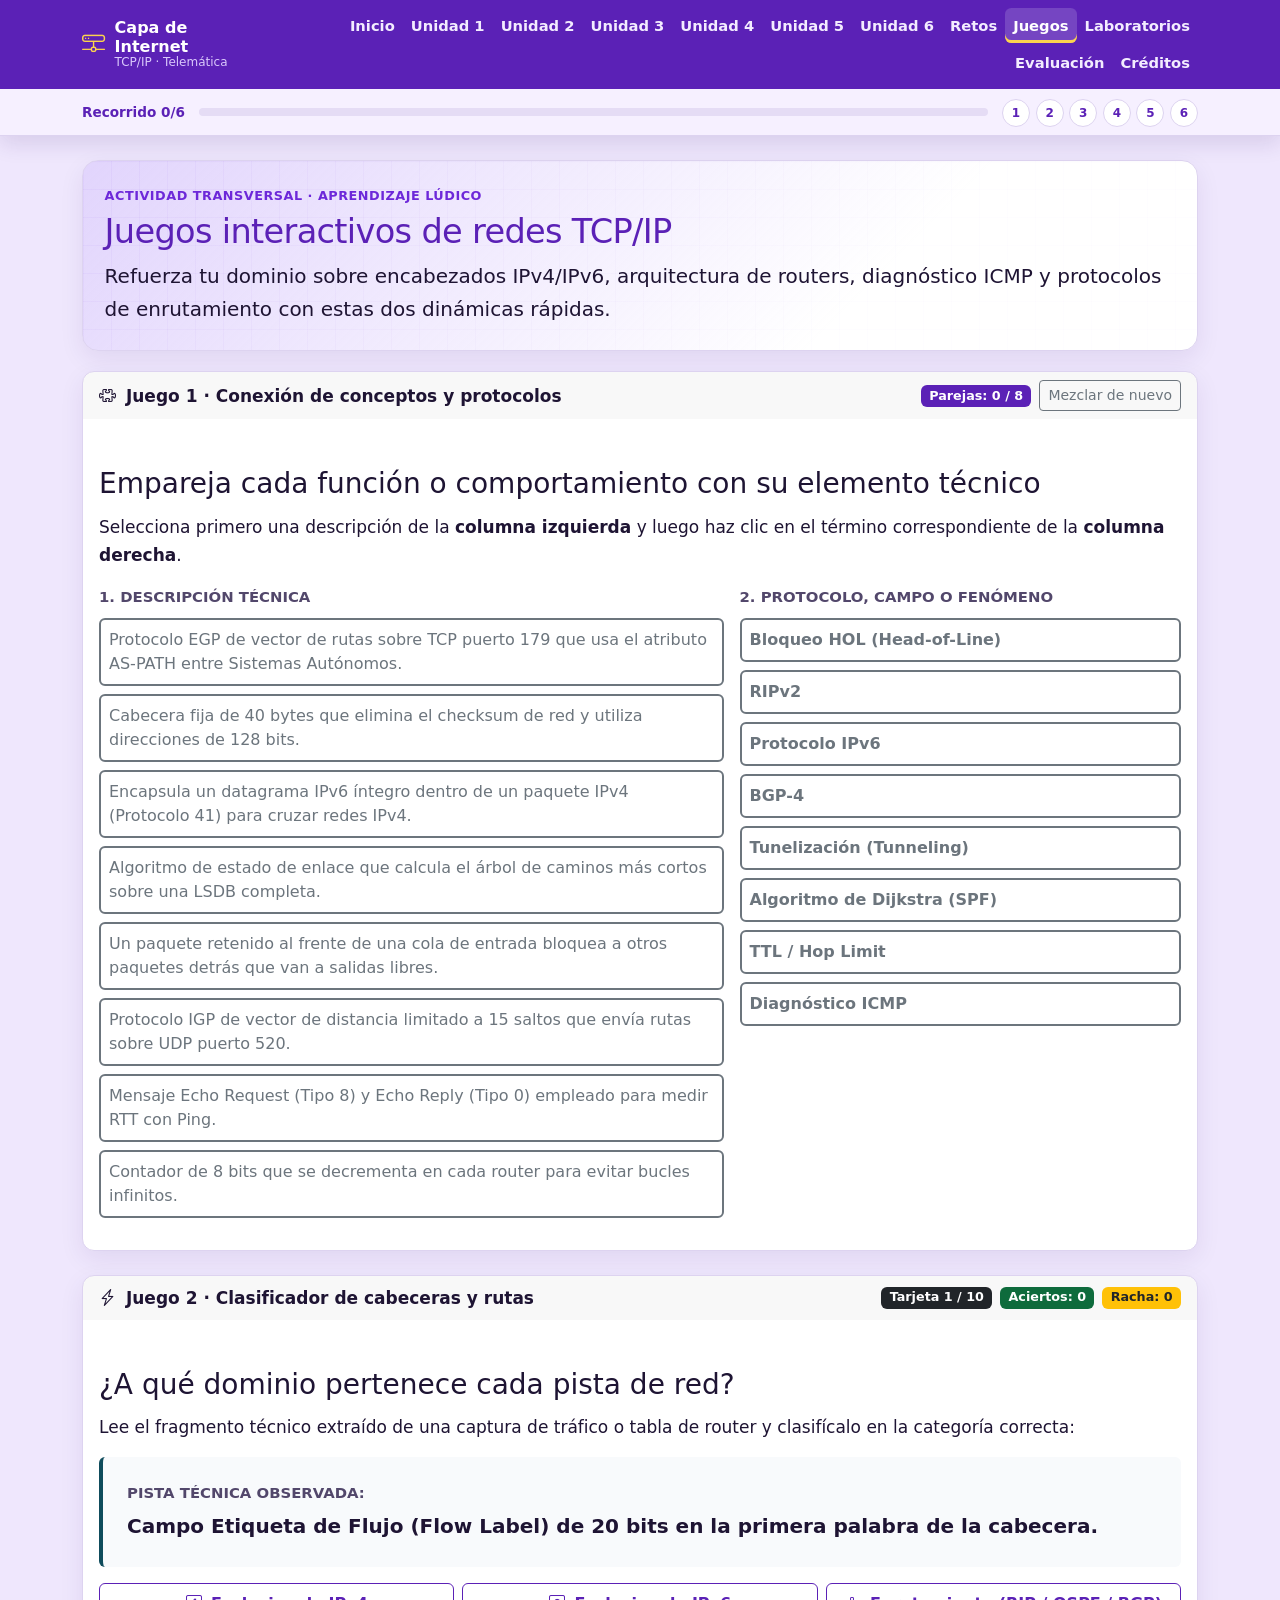
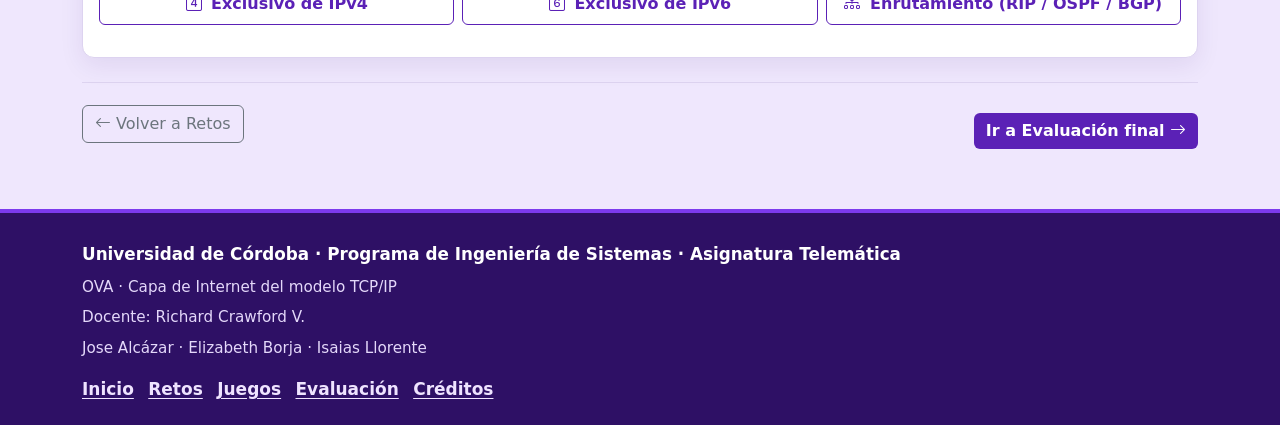
<file: juegos.html>
<!DOCTYPE html>
<html lang="es">
<head>
  <meta charset="UTF-8">
  <meta name="viewport" content="width=device-width, initial-scale=1.0">
  <title>Juegos · OVA Capa de Internet del modelo TCP/IP</title>
  <link href="https://cdn.jsdelivr.net/npm/bootstrap@5.3.3/dist/css/bootstrap.min.css" rel="stylesheet">
  <link href="https://cdn.jsdelivr.net/npm/bootstrap-icons@1.11.3/font/bootstrap-icons.min.css" rel="stylesheet">
  <link href="./css/styles.css" rel="stylesheet">
  <style>
    .ova-juego-ficha {
      text-align: left;
      transition: transform 0.15s ease, box-shadow 0.15s ease, background-color 0.15s ease;
      border-width: 2px;
    }
    .ova-juego-ficha:hover:not(:disabled) {
      transform: translateY(-2px);
    }
    .ova-juego-ficha.is-seleccionada {
      border-color: var(--bs-primary);
      background-color: rgba(13, 110, 253, 0.08);
      box-shadow: 0 0 0 0.2rem rgba(13, 110, 253, 0.2);
    }
    .ova-juego-ficha.is-emparejada {
      border-color: var(--bs-success);
      background-color: rgba(25, 135, 84, 0.1);
      color: var(--bs-success-text-emphasis);
      opacity: 0.9;
    }
    .ova-pista-caja {
      background-color: #f8fafc;
      border-left: 4px solid #0f4c5c;
    }
  </style>
</head>
<body data-page="juegos">
  <a class="visually-hidden-focusable" href="#contenido">Saltar al contenido</a>

  <header class="ova-header">
    <nav class="navbar navbar-expand-xl ova-navbar" data-bs-theme="dark" aria-label="Principal">
      <div class="container-xl">
        <a class="navbar-brand" href="./index.html">
          <i class="bi bi-hdd-network" aria-hidden="true"></i>
          <span>
            <span class="ova-brand-titulo">Capa de Internet</span>
            <span class="ova-brand-sub">TCP/IP · Telemática</span>
          </span>
        </a>
        <button class="navbar-toggler" type="button" data-bs-toggle="collapse" data-bs-target="#menuOva" aria-controls="menuOva" aria-expanded="false" aria-label="Abrir menú">
          <span class="navbar-toggler-icon"></span>
        </button>
        <div class="collapse navbar-collapse" id="menuOva">
          <ul class="navbar-nav ms-lg-auto">
            <li class="nav-item"><a class="nav-link" href="./index.html" data-nav="inicio">Inicio</a></li>
            <li class="nav-item"><a class="nav-link" href="./unidades/unidad1.html" data-nav="unidad1">Unidad 1</a></li>
            <li class="nav-item"><a class="nav-link" href="./unidades/unidad2.html" data-nav="unidad2">Unidad 2</a></li>
            <li class="nav-item"><a class="nav-link" href="./unidades/unidad3.html" data-nav="unidad3">Unidad 3</a></li>
            <li class="nav-item"><a class="nav-link" href="./unidades/unidad4.html" data-nav="unidad4">Unidad 4</a></li>
            <li class="nav-item"><a class="nav-link" href="./unidades/unidad5.html" data-nav="unidad5">Unidad 5</a></li>
            <li class="nav-item"><a class="nav-link" href="./unidades/unidad6.html" data-nav="unidad6">Unidad 6</a></li>
            <li class="nav-item"><a class="nav-link" href="./retos.html" data-nav="retos">Retos</a></li>
            <li class="nav-item"><a class="nav-link" href="./juegos.html" data-nav="juegos">Juegos</a></li>
            <li class="nav-item"><a class="nav-link" href="./unidades/laboratorios.html" data-nav="laboratorios">Laboratorios</a></li>
            <li class="nav-item"><a class="nav-link" href="./evaluacion.html" data-nav="evaluacion">Evaluación</a></li>
            <li class="nav-item"><a class="nav-link" href="./creditos.html" data-nav="creditos">Créditos</a></li>
          </ul>
        </div>
      </div>
    </nav>
    <div class="ova-nav-progreso">
      <div class="container-xl">
        <div class="ova-nav-progreso-fila">
          <p class="ova-nav-progreso-texto">Recorrido <strong data-ova-unidades-visitadas>0</strong>/6</p>
          <div class="progress ova-progreso" role="progressbar" aria-label="Unidades visitadas" aria-valuemin="0" aria-valuemax="6" aria-valuenow="0" data-ova-progreso>
            <div class="progress-bar" data-ova-barra-progreso style="width: 0%"></div>
          </div>
          <ol class="ova-hops">
            <li><a class="ova-hop" href="./unidades/unidad1.html" data-unidad="unidad1" aria-label="Unidad 1">1</a></li>
            <li><a class="ova-hop" href="./unidades/unidad2.html" data-unidad="unidad2" aria-label="Unidad 2">2</a></li>
            <li><a class="ova-hop" href="./unidades/unidad3.html" data-unidad="unidad3" aria-label="Unidad 3">3</a></li>
            <li><a class="ova-hop" href="./unidades/unidad4.html" data-unidad="unidad4" aria-label="Unidad 4">4</a></li>
            <li><a class="ova-hop" href="./unidades/unidad5.html" data-unidad="unidad5" aria-label="Unidad 5">5</a></li>
            <li><a class="ova-hop" href="./unidades/unidad6.html" data-unidad="unidad6" aria-label="Unidad 6">6</a></li>
          </ol>
        </div>
      </div>
    </div>
  </header>

  <main class="ova-main" id="contenido">
    <div class="container-xl">
      <header class="ova-page-head">
        <p class="ova-kicker">Actividad transversal · Aprendizaje lúdico</p>
        <h1>Juegos interactivos de redes TCP/IP</h1>
        <p class="lead mb-0">Refuerza tu dominio sobre encabezados IPv4/IPv6, arquitectura de routers, diagnóstico ICMP y protocolos de enrutamiento con estas dos dinámicas rápidas.</p>
      </header>

      <!-- JUEGO 1: Emparejamiento técnico -->
      <section class="card ova-card mb-4" aria-labelledby="juego1-titulo">
        <div class="card-header d-flex flex-wrap justify-content-between align-items-center gap-2">
          <span><i class="bi bi-puzzle me-1" aria-hidden="true"></i> Juego 1 · Conexión de conceptos y protocolos</span>
          <div class="d-flex align-items-center gap-2">
            <span class="badge text-bg-primary" id="j1-marcador">Parejas: 0 / 8</span>
            <button type="button" class="btn btn-sm btn-outline-secondary" id="j1-reiniciar">Mezclar de nuevo</button>
          </div>
        </div>
        <div class="card-body">
          <h2 class="h5" id="juego1-titulo">Empareja cada función o comportamiento con su elemento técnico</h2>
          <p class="mb-3">Selecciona primero una descripción de la <strong>columna izquierda</strong> y luego haz clic en el término correspondiente de la <strong>columna derecha</strong>.</p>

          <div class="row g-3">
            <div class="col-md-7">
              <p class="small text-uppercase fw-semibold text-muted mb-2">1. Descripción técnica</p>
              <div class="d-grid gap-2" id="j1-columna-izq" role="group" aria-label="Descripciones técnicas"></div>
            </div>
            <div class="col-md-5">
              <p class="small text-uppercase fw-semibold text-muted mb-2">2. Protocolo, campo o fenómeno</p>
              <div class="d-grid gap-2" id="j1-columna-der" role="group" aria-label="Términos técnicos"></div>
            </div>
          </div>

          <div class="mt-3" id="j1-feedback" aria-live="polite"></div>
        </div>
      </section>

      <!-- JUEGO 2: Clasificador rápido de pistas -->
      <section class="card ova-card mb-4" aria-labelledby="juego2-titulo">
        <div class="card-header d-flex flex-wrap justify-content-between align-items-center gap-2">
          <span><i class="bi bi-lightning-charge me-1" aria-hidden="true"></i> Juego 2 · Clasificador de cabeceras y rutas</span>
          <div class="d-flex align-items-center gap-2">
            <span class="badge text-bg-dark" id="j2-ronda">Tarjeta 1 / 10</span>
            <span class="badge text-bg-success" id="j2-puntos">Aciertos: 0</span>
            <span class="badge text-bg-warning text-dark" id="j2-racha">Racha: 0</span>
          </div>
        </div>
        <div class="card-body">
          <h2 class="h5" id="juego2-titulo">¿A qué dominio pertenece cada pista de red?</h2>
          <p>Lee el fragmento técnico extraído de una captura de tráfico o tabla de router y clasifícalo en la categoría correcta:</p>

          <div id="j2-tablero">
            <div class="p-4 rounded ova-pista-caja mb-3">
              <p class="small text-uppercase fw-semibold text-muted mb-1">Pista técnica observada:</p>
              <p class="fs-5 fw-semibold mb-0" id="j2-pista-texto"></p>
            </div>

            <div class="row g-2 mb-3" id="j2-botones">
              <div class="col-md-4 d-grid">
                <button type="button" class="btn btn-outline-primary py-2 fw-semibold" data-cat="ipv4">
                  <i class="bi bi-4-square me-1" aria-hidden="true"></i> Exclusivo de IPv4
                </button>
              </div>
              <div class="col-md-4 d-grid">
                <button type="button" class="btn btn-outline-primary py-2 fw-semibold" data-cat="ipv6">
                  <i class="bi bi-6-square me-1" aria-hidden="true"></i> Exclusivo de IPv6
                </button>
              </div>
              <div class="col-md-4 d-grid">
                <button type="button" class="btn btn-outline-primary py-2 fw-semibold" data-cat="enrutamiento">
                  <i class="bi bi-diagram-3 me-1" aria-hidden="true"></i> Enrutamiento (RIP / OSPF / BGP)
                </button>
              </div>
            </div>

            <div id="j2-feedback" aria-live="polite"></div>

            <div class="mt-3 d-flex justify-content-end">
              <button type="button" class="btn ova-btn-confirmar d-none" id="j2-siguiente">
                Siguiente tarjeta <i class="bi bi-arrow-right" aria-hidden="true"></i>
              </button>
            </div>
          </div>
        </div>
      </section>

      <nav class="d-flex justify-content-between align-items-center mt-4 pt-3 border-top" aria-label="Navegación entre secciones">
        <a class="btn btn-outline-secondary" href="./retos.html"><i class="bi bi-arrow-left" aria-hidden="true"></i> Volver a Retos</a>
        <a class="btn ova-btn-confirmar" href="./evaluacion.html">Ir a Evaluación final <i class="bi bi-arrow-right" aria-hidden="true"></i></a>
      </nav>
    </div>
  </main>

  <footer class="ova-footer">
    <div class="container-xl">
      <p class="ova-footer-institucion">Universidad de Córdoba · Programa de Ingeniería de Sistemas · Asignatura Telemática</p>
      <p class="ova-footer-ova">OVA · Capa de Internet del modelo TCP/IP</p>
      <p class="ova-footer-docente">Docente: Richard Crawford V.</p>
      <p class="ova-footer-equipo">Jose Alcázar · Elizabeth Borja · Isaias Llorente</p>
      <nav class="ova-footer-nav" aria-label="Pie de página">
        <a href="./index.html">Inicio</a>
        <a href="./retos.html">Retos</a>
        <a href="./juegos.html">Juegos</a>
        <a href="./evaluacion.html">Evaluación</a>
        <a href="./creditos.html">Créditos</a>
      </nav>
    </div>
  </footer>

  <script src="https://cdn.jsdelivr.net/npm/bootstrap@5.3.3/dist/js/bootstrap.bundle.min.js"></script>
  <script src="./js/app.js"></script>
  <script>
    (function () {
      function barajar(lista) {
        const copia = lista.slice();
        for (let i = copia.length - 1; i > 0; i--) {
          const j = Math.floor(Math.random() * (i + 1));
          const temp = copia[i];
          copia[i] = copia[j];
          copia[j] = temp;
        }
        return copia;
      }

      /* =========================================================
         JUEGO 1: EMPAREJAMIENTO TÉCNICO
         ========================================================= */
      const PARES_J1 = [
        {
          id: 'ttl',
          desc: 'Contador de 8 bits que se decrementa en cada router para evitar bucles infinitos.',
          termino: 'TTL / Hop Limit'
        },
        {
          id: 'hol',
          desc: 'Un paquete retenido al frente de una cola de entrada bloquea a otros paquetes detrás que van a salidas libres.',
          termino: 'Bloqueo HOL (Head-of-Line)'
        },
        {
          id: 'ipv6',
          desc: 'Cabecera fija de 40 bytes que elimina el checksum de red y utiliza direcciones de 128 bits.',
          termino: 'Protocolo IPv6'
        },
        {
          id: 'icmp',
          desc: 'Mensaje Echo Request (Tipo 8) y Echo Reply (Tipo 0) empleado para medir RTT con Ping.',
          termino: 'Diagnóstico ICMP'
        },
        {
          id: 'tunel',
          desc: 'Encapsula un datagrama IPv6 íntegro dentro de un paquete IPv4 (Protocolo 41) para cruzar redes IPv4.',
          termino: 'Tunelización (Tunneling)'
        },
        {
          id: 'dijkstra',
          desc: 'Algoritmo de estado de enlace que calcula el árbol de caminos más cortos sobre una LSDB completa.',
          termino: 'Algoritmo de Dijkstra (SPF)'
        },
        {
          id: 'rip',
          desc: 'Protocolo IGP de vector de distancia limitado a 15 saltos que envía rutas sobre UDP puerto 520.',
          termino: 'RIPv2'
        },
        {
          id: 'bgp',
          desc: 'Protocolo EGP de vector de rutas sobre TCP puerto 179 que usa el atributo AS-PATH entre Sistemas Autónomos.',
          termino: 'BGP-4'
        }
      ];

      let izqSeleccionada = null;
      let derSeleccionada = null;
      let emparejados = new Set();

      const contIzq = document.getElementById('j1-columna-izq');
      const contDer = document.getElementById('j1-columna-der');
      const fbJ1 = document.getElementById('j1-feedback');
      const marcadorJ1 = document.getElementById('j1-marcador');

      function renderJuego1() {
        izqSeleccionada = null;
        derSeleccionada = null;
        emparejados = new Set();
        fbJ1.innerHTML = '';
        actualizarMarcadorJ1();

        const izqMezclada = barajar(PARES_J1);
        const derMezclada = barajar(PARES_J1);

        contIzq.innerHTML = izqMezclada.map(function (item) {
          return (
            '<button type="button" class="btn btn-outline-secondary ova-juego-ficha p-2" data-lado="izq" data-id="' +
            item.id + '">' + item.desc + '</button>'
          );
        }).join('');

        contDer.innerHTML = derMezclada.map(function (item) {
          return (
            '<button type="button" class="btn btn-outline-secondary ova-juego-ficha p-2 fw-semibold" data-lado="der" data-id="' +
            item.id + '">' + item.termino + '</button>'
          );
        }).join('');
      }

      function actualizarMarcadorJ1() {
        marcadorJ1.textContent = 'Parejas: ' + emparejados.size + ' / ' + PARES_J1.length;
      }

      function limpiarSeleccionVisual() {
        document.querySelectorAll('#j1-columna-izq .ova-juego-ficha, #j1-columna-der .ova-juego-ficha').forEach(function (btn) {
          btn.classList.remove('is-seleccionada');
        });
      }

      function manejarClicJuego1(e) {
        const btn = e.target.closest('.ova-juego-ficha');
        if (!btn || btn.disabled) return;

        const lado = btn.getAttribute('data-lado');
        const id = btn.getAttribute('data-id');

        if (lado === 'izq') {
          izqSeleccionada = id;
        } else {
          derSeleccionada = id;
        }

        limpiarSeleccionVisual();
        if (izqSeleccionada) {
          const bIzq = contIzq.querySelector('[data-id="' + izqSeleccionada + '"]');
          if (bIzq) bIzq.classList.add('is-seleccionada');
        }
        if (derSeleccionada) {
          const bDer = contDer.querySelector('[data-id="' + derSeleccionada + '"]');
          if (bDer) bDer.classList.add('is-seleccionada');
        }

        if (izqSeleccionada && derSeleccionada) {
          if (izqSeleccionada === derSeleccionada) {
            emparejados.add(izqSeleccionada);
            const b1 = contIzq.querySelector('[data-id="' + izqSeleccionada + '"]');
            const b2 = contDer.querySelector('[data-id="' + derSeleccionada + '"]');
            [b1, b2].forEach(function (el) {
              el.classList.remove('is-seleccionada', 'btn-outline-secondary');
              el.classList.add('is-emparejada');
              el.disabled = true;
            });
            actualizarMarcadorJ1();

            if (emparejados.size === PARES_J1.length) {
              fbJ1.innerHTML = '<div class="alert alert-success mb-0" role="alert"><strong>¡Tablero completado!</strong> Has conectado correctamente los 8 conceptos fundamentales de la capa de Internet.</div>';
            } else {
              fbJ1.innerHTML = '<div class="alert alert-success py-2 mb-0" role="alert"><i class="bi bi-check-circle me-1" aria-hidden="true"></i> ¡Pareja correcta! Continúa con la siguiente.</div>';
            }
          } else {
            fbJ1.innerHTML = '<div class="alert alert-warning py-2 mb-0" role="alert"><i class="bi bi-exclamation-triangle me-1" aria-hidden="true"></i> Esa combinación no coincide. Revisa la descripción e inténtalo de nuevo.</div>';
          }
          izqSeleccionada = null;
          derSeleccionada = null;
          setTimeout(limpiarSeleccionVisual, 350);
        }
      }

      contIzq.addEventListener('click', manejarClicJuego1);
      contDer.addEventListener('click', manejarClicJuego1);
      document.getElementById('j1-reiniciar').addEventListener('click', renderJuego1);
      renderJuego1();

      /* =========================================================
         JUEGO 2: CLASIFICADOR DE CABECERAS Y RUTAS
         ========================================================= */
      const TARJETAS_J2 = [
        {
          pista: 'Cabecera con campo IHL = 5 (20 bytes) y suma de comprobación de 16 bits recalculada en cada router.',
          cat: 'ipv4',
          explicacion: 'Exclusivo de IPv4: IPv6 tiene cabecera fija de 40 bytes sin campo IHL ni checksum de cabecera.'
        },
        {
          pista: 'Dirección link-local fe80::1a2b:3c4d:5e6f:7080 asignada automáticamente en la interfaz.',
          cat: 'ipv6',
          explicacion: 'Exclusivo de IPv6: el prefijo fe80::/10 identifica direcciones unicast de enlace local de 128 bits.'
        },
        {
          pista: 'Atributo AS-PATH: 65020 65014 65001 utilizado para seleccionar políticas y evitar bucles.',
          cat: 'enrutamiento',
          explicacion: 'Enrutamiento: el atributo AS-PATH pertenece al protocolo BGP-4 para interconectar Sistemas Autónomos.'
        },
        {
          pista: 'Fragmentación realizada por un router intermedio al reenviar un paquete hacia un enlace con MTU menor.',
          cat: 'ipv4',
          explicacion: 'Exclusivo de IPv4: en IPv6 los routers intermedios nunca fragmentan; solo lo hace el host origen.'
        },
        {
          pista: 'Campo Siguiente Cabecera (Next Header = 58) seguido por un mensaje ICMPv6 Neighbor Solicitation.',
          cat: 'ipv6',
          explicacion: 'Exclusivo de IPv6: Next Header = 58 identifica ICMPv6, que reemplaza a ARP mediante Neighbor Discovery.'
        },
        {
          pista: 'Inundación de anuncios LSA para construir la base de datos topológica del Área 0 (Backbone).',
          cat: 'enrutamiento',
          explicacion: 'Enrutamiento: corresponde al protocolo OSPF, que organiza las redes jerárquicamente alrededor del Área 0.'
        },
        {
          pista: 'Dirección de difusión 192.168.10.255 destinada a todos los hosts de una subred /24.',
          cat: 'ipv4',
          explicacion: 'Exclusivo de IPv4: IPv6 eliminó las direcciones broadcast y las sustituyó por grupos multicast.'
        },
        {
          pista: 'Campo Etiqueta de Flujo (Flow Label) de 20 bits en la primera palabra de la cabecera.',
          cat: 'ipv6',
          explicacion: 'Exclusivo de IPv6: permite identificar flujos de paquetes sin necesidad de inspeccionar puertos de transporte.'
        },
        {
          pista: 'Actualización periódica cada 30 segundos hacia 224.0.0.9 (UDP puerto 520) con métrica en saltos.',
          cat: 'enrutamiento',
          explicacion: 'Enrutamiento: describe exactamente el intercambio periódico de vectores de distancia en RIPv2.'
        },
        {
          pista: 'Bloque de direcciones privadas 172.16.0.0/12 definido en el RFC 1918.',
          cat: 'ipv4',
          explicacion: 'Exclusivo de IPv4: los bloques privados RFC 1918 (10/8, 172.16/12 y 192.168/16) son propios de IPv4.'
        }
      ];

      let mazoJ2 = [];
      let indiceJ2 = 0;
      let aciertosJ2 = 0;
      let rachaJ2 = 0;
      let respondidaJ2 = false;

      const elRonda = document.getElementById('j2-ronda');
      const elPuntos = document.getElementById('j2-puntos');
      const elRacha = document.getElementById('j2-racha');
      const elPista = document.getElementById('j2-pista-texto');
      const elFbJ2 = document.getElementById('j2-feedback');
      const btnSigJ2 = document.getElementById('j2-siguiente');
      const contBotonesJ2 = document.getElementById('j2-botones');

      function iniciarJuego2() {
        mazoJ2 = barajar(TARJETAS_J2);
        indiceJ2 = 0;
        aciertosJ2 = 0;
        rachaJ2 = 0;
        mostrarTarjetaJ2();
      }

      function mostrarTarjetaJ2() {
        respondidaJ2 = false;
        elFbJ2.innerHTML = '';
        btnSigJ2.classList.add('d-none');
        elRonda.textContent = 'Tarjeta ' + (indiceJ2 + 1) + ' / ' + mazoJ2.length;
        elPuntos.textContent = 'Aciertos: ' + aciertosJ2;
        elRacha.textContent = 'Racha: ' + rachaJ2;
        elPista.textContent = mazoJ2[indiceJ2].pista;

        contBotonesJ2.querySelectorAll('button').forEach(function (b) {
          b.disabled = false;
          b.className = 'btn btn-outline-primary py-2 fw-semibold';
        });
      }

      contBotonesJ2.addEventListener('click', function (e) {
        const btn = e.target.closest('button[data-cat]');
        if (!btn || respondidaJ2) return;

        respondidaJ2 = true;
        const elegida = btn.getAttribute('data-cat');
        const actual = mazoJ2[indiceJ2];
        const esCorrecta = elegida === actual.cat;

        contBotonesJ2.querySelectorAll('button').forEach(function (b) {
          b.disabled = true;
          const catBtn = b.getAttribute('data-cat');
          if (catBtn === actual.cat) {
            b.className = 'btn btn-success py-2 fw-semibold';
          } else if (catBtn === elegida && !esCorrecta) {
            b.className = 'btn btn-danger py-2 fw-semibold';
          }
        });

        if (esCorrecta) {
          aciertosJ2++;
          rachaJ2++;
          elFbJ2.innerHTML = '<div class="alert alert-success mb-0" role="alert"><strong>¡Correcto!</strong> ' + actual.explicacion + '</div>';
        } else {
          rachaJ2 = 0;
          elFbJ2.innerHTML = '<div class="alert alert-warning mb-0" role="alert"><strong>No exactamente.</strong> ' + actual.explicacion + '</div>';
        }

        elPuntos.textContent = 'Aciertos: ' + aciertosJ2;
        elRacha.textContent = 'Racha: ' + rachaJ2;

        if (indiceJ2 < mazoJ2.length - 1) {
          btnSigJ2.innerHTML = 'Siguiente tarjeta <i class="bi bi-arrow-right" aria-hidden="true"></i>';
        } else {
          btnSigJ2.innerHTML = 'Ver resultado final <i class="bi bi-trophy" aria-hidden="true"></i>';
        }
        btnSigJ2.classList.remove('d-none');
      });

      btnSigJ2.addEventListener('click', function () {
        if (indiceJ2 < mazoJ2.length - 1) {
          indiceJ2++;
          mostrarTarjetaJ2();
        } else {
          elPista.textContent = '¡Ronda completada! Obtuviste ' + aciertosJ2 + ' de ' + mazoJ2.length + ' aciertos.';
          elFbJ2.innerHTML =
            '<div class="alert alert-info d-flex flex-wrap justify-content-between align-items-center gap-2 mb-0" role="alert">' +
            '<span>Has finalizado el clasificador de cabeceras y protocolos de enrutamiento.</span>' +
            '<button type="button" class="btn btn-sm ova-btn-confirmar" id="j2-reiniciar-final">Jugar otra partida</button>' +
            '</div>';
          btnSigJ2.classList.add('d-none');
          document.getElementById('j2-reiniciar-final').addEventListener('click', iniciarJuego2);
        }
      });

      iniciarJuego2();
    })();
  </script>
</body>
</html>
</file>
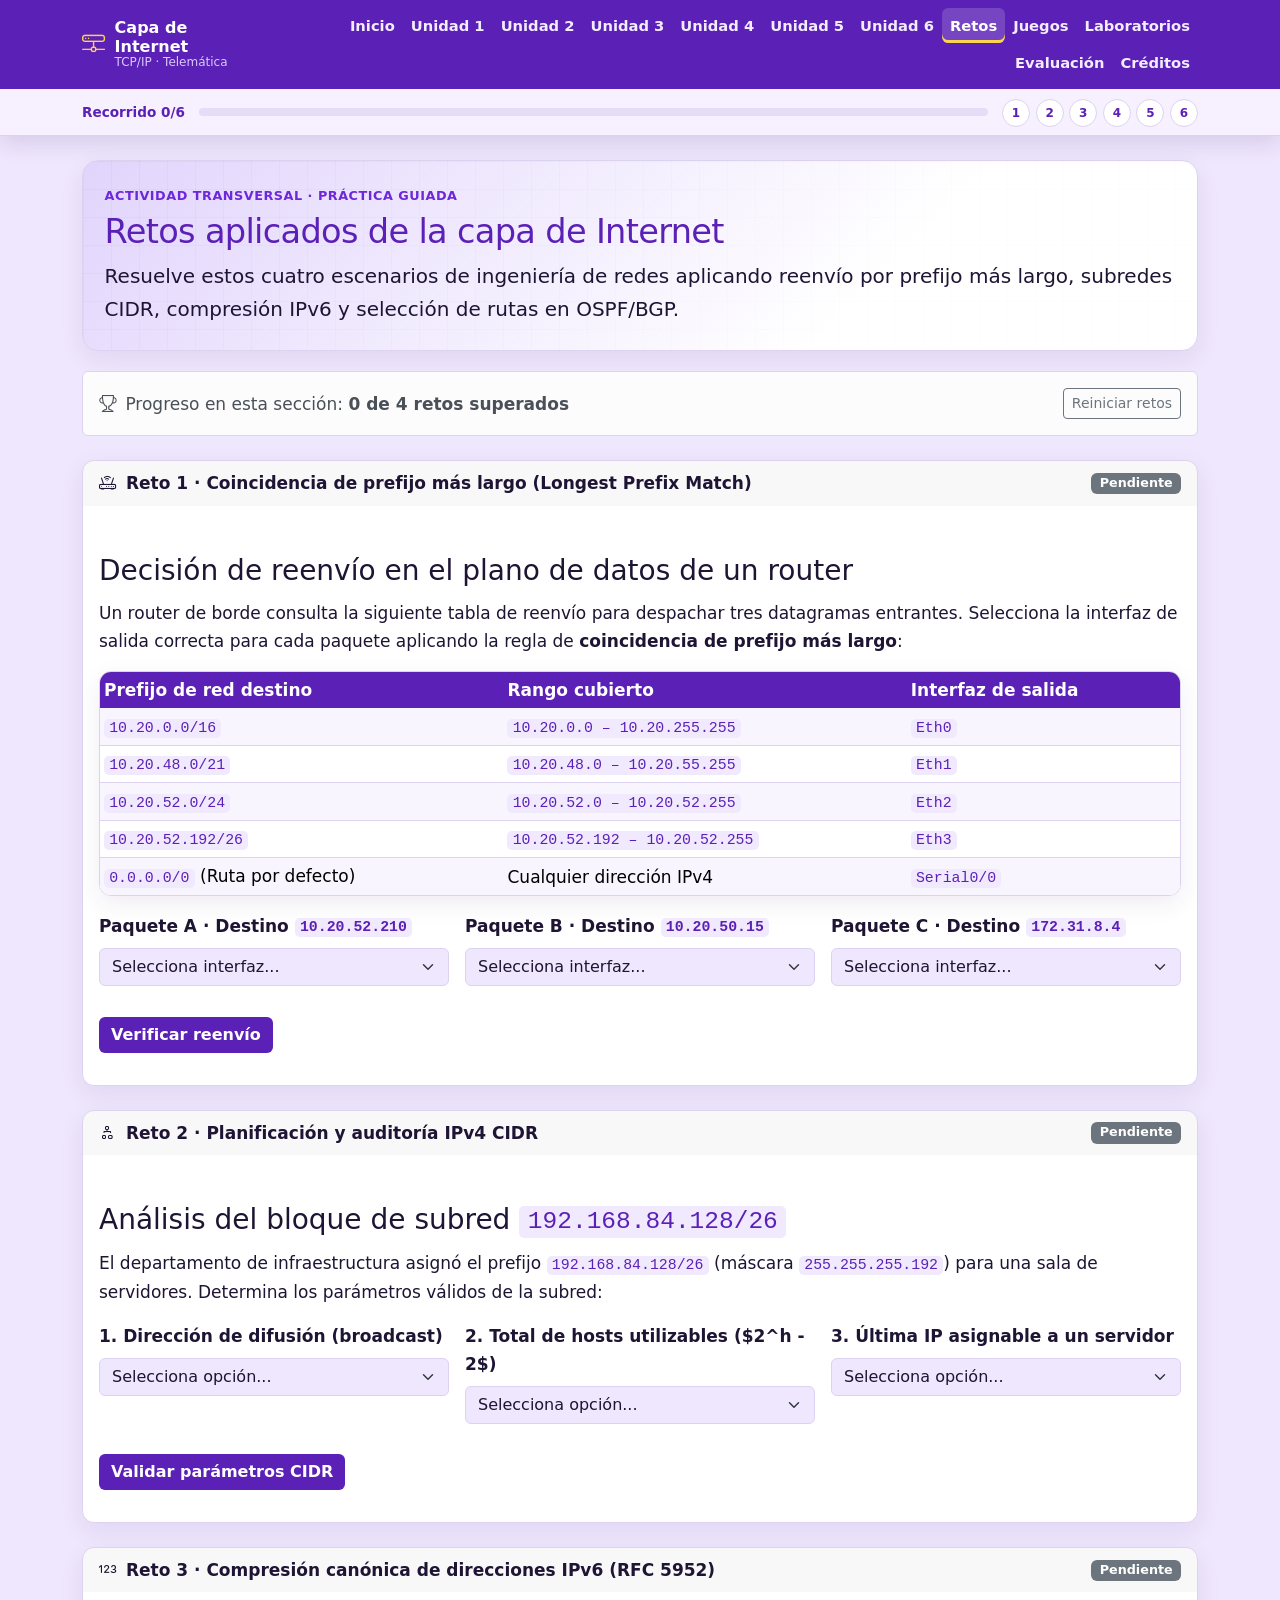
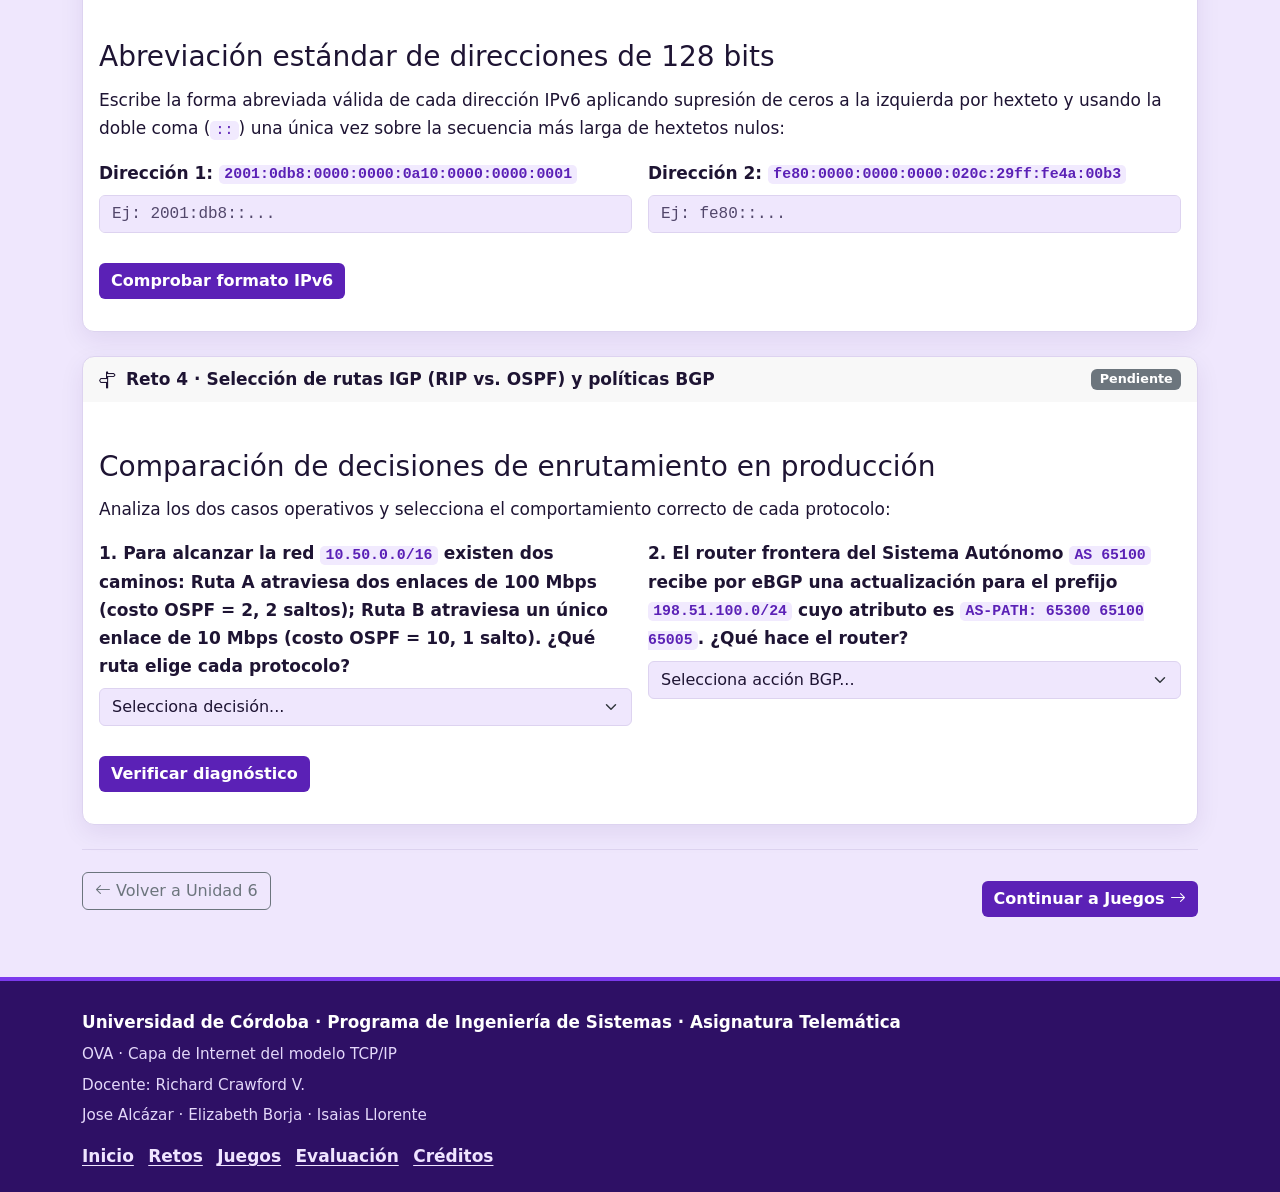
<file: retos.html>
<!DOCTYPE html>
<html lang="es">
<head>
  <meta charset="UTF-8">
  <meta name="viewport" content="width=device-width, initial-scale=1.0">
  <title>Retos · OVA Capa de Internet del modelo TCP/IP</title>
  <link href="https://cdn.jsdelivr.net/npm/bootstrap@5.3.3/dist/css/bootstrap.min.css" rel="stylesheet">
  <link href="https://cdn.jsdelivr.net/npm/bootstrap-icons@1.11.3/font/bootstrap-icons.min.css" rel="stylesheet">
  <link href="./css/styles.css" rel="stylesheet">
</head>
<body data-page="retos">
  <a class="visually-hidden-focusable" href="#contenido">Saltar al contenido</a>

  <header class="ova-header">
    <nav class="navbar navbar-expand-xl ova-navbar" data-bs-theme="dark" aria-label="Principal">
      <div class="container-xl">
        <a class="navbar-brand" href="./index.html">
          <i class="bi bi-hdd-network" aria-hidden="true"></i>
          <span>
            <span class="ova-brand-titulo">Capa de Internet</span>
            <span class="ova-brand-sub">TCP/IP · Telemática</span>
          </span>
        </a>
        <button class="navbar-toggler" type="button" data-bs-toggle="collapse" data-bs-target="#menuOva" aria-controls="menuOva" aria-expanded="false" aria-label="Abrir menú">
          <span class="navbar-toggler-icon"></span>
        </button>
        <div class="collapse navbar-collapse" id="menuOva">
          <ul class="navbar-nav ms-lg-auto">
            <li class="nav-item"><a class="nav-link" href="./index.html" data-nav="inicio">Inicio</a></li>
            <li class="nav-item"><a class="nav-link" href="./unidades/unidad1.html" data-nav="unidad1">Unidad 1</a></li>
            <li class="nav-item"><a class="nav-link" href="./unidades/unidad2.html" data-nav="unidad2">Unidad 2</a></li>
            <li class="nav-item"><a class="nav-link" href="./unidades/unidad3.html" data-nav="unidad3">Unidad 3</a></li>
            <li class="nav-item"><a class="nav-link" href="./unidades/unidad4.html" data-nav="unidad4">Unidad 4</a></li>
            <li class="nav-item"><a class="nav-link" href="./unidades/unidad5.html" data-nav="unidad5">Unidad 5</a></li>
            <li class="nav-item"><a class="nav-link" href="./unidades/unidad6.html" data-nav="unidad6">Unidad 6</a></li>
            <li class="nav-item"><a class="nav-link" href="./retos.html" data-nav="retos">Retos</a></li>
            <li class="nav-item"><a class="nav-link" href="./juegos.html" data-nav="juegos">Juegos</a></li>
            <li class="nav-item"><a class="nav-link" href="./unidades/laboratorios.html" data-nav="laboratorios">Laboratorios</a></li>
            <li class="nav-item"><a class="nav-link" href="./evaluacion.html" data-nav="evaluacion">Evaluación</a></li>
            <li class="nav-item"><a class="nav-link" href="./creditos.html" data-nav="creditos">Créditos</a></li>
          </ul>
        </div>
      </div>
    </nav>
    <div class="ova-nav-progreso">
      <div class="container-xl">
        <div class="ova-nav-progreso-fila">
          <p class="ova-nav-progreso-texto">Recorrido <strong data-ova-unidades-visitadas>0</strong>/6</p>
          <div class="progress ova-progreso" role="progressbar" aria-label="Unidades visitadas" aria-valuemin="0" aria-valuemax="6" aria-valuenow="0" data-ova-progreso>
            <div class="progress-bar" data-ova-barra-progreso style="width: 0%"></div>
          </div>
          <ol class="ova-hops">
            <li><a class="ova-hop" href="./unidades/unidad1.html" data-unidad="unidad1" aria-label="Unidad 1">1</a></li>
            <li><a class="ova-hop" href="./unidades/unidad2.html" data-unidad="unidad2" aria-label="Unidad 2">2</a></li>
            <li><a class="ova-hop" href="./unidades/unidad3.html" data-unidad="unidad3" aria-label="Unidad 3">3</a></li>
            <li><a class="ova-hop" href="./unidades/unidad4.html" data-unidad="unidad4" aria-label="Unidad 4">4</a></li>
            <li><a class="ova-hop" href="./unidades/unidad5.html" data-unidad="unidad5" aria-label="Unidad 5">5</a></li>
            <li><a class="ova-hop" href="./unidades/unidad6.html" data-unidad="unidad6" aria-label="Unidad 6">6</a></li>
          </ol>
        </div>
      </div>
    </div>
  </header>

  <main class="ova-main" id="contenido">
    <div class="container-xl">
      <header class="ova-page-head">
        <p class="ova-kicker">Actividad transversal · Práctica guiada</p>
        <h1>Retos aplicados de la capa de Internet</h1>
        <p class="lead mb-0">Resuelve estos cuatro escenarios de ingeniería de redes aplicando reenvío por prefijo más largo, subredes CIDR, compresión IPv6 y selección de rutas en OSPF/BGP.</p>
      </header>

      <div class="alert alert-light border d-flex flex-wrap justify-content-between align-items-center gap-2 mb-4" role="status" aria-live="polite">
        <span><i class="bi bi-trophy me-1" aria-hidden="true"></i> Progreso en esta sección: <strong id="retos-marcador">0 de 4 retos superados</strong></span>
        <button type="button" class="btn btn-sm btn-outline-secondary" id="retos-reiniciar">Reiniciar retos</button>
      </div>

      <!-- RETO 1: Tabla de reenvío y Longest Prefix Match -->
      <section class="card ova-card mb-4" aria-labelledby="reto1-titulo">
        <div class="card-header d-flex justify-content-between align-items-center">
          <span><i class="bi bi-router me-1" aria-hidden="true"></i> Reto 1 · Coincidencia de prefijo más largo (Longest Prefix Match)</span>
          <span class="badge text-bg-secondary" id="reto1-estado">Pendiente</span>
        </div>
        <div class="card-body">
          <h2 class="h5" id="reto1-titulo">Decisión de reenvío en el plano de datos de un router</h2>
          <p>Un router de borde consulta la siguiente tabla de reenvío para despachar tres datagramas entrantes. Selecciona la interfaz de salida correcta para cada paquete aplicando la regla de <strong>coincidencia de prefijo más largo</strong>:</p>

          <div class="table-responsive ova-tabla mb-3">
            <table class="table table-sm table-striped align-middle mb-0">
              <caption class="visually-hidden">Tabla de reenvío IPv4 del router de borde</caption>
              <thead>
                <tr>
                  <th scope="col">Prefijo de red destino</th>
                  <th scope="col">Rango cubierto</th>
                  <th scope="col">Interfaz de salida</th>
                </tr>
              </thead>
              <tbody>
                <tr>
                  <td><code>10.20.0.0/16</code></td>
                  <td><code>10.20.0.0 – 10.20.255.255</code></td>
                  <td><code>Eth0</code></td>
                </tr>
                <tr>
                  <td><code>10.20.48.0/21</code></td>
                  <td><code>10.20.48.0 – 10.20.55.255</code></td>
                  <td><code>Eth1</code></td>
                </tr>
                <tr>
                  <td><code>10.20.52.0/24</code></td>
                  <td><code>10.20.52.0 – 10.20.52.255</code></td>
                  <td><code>Eth2</code></td>
                </tr>
                <tr>
                  <td><code>10.20.52.192/26</code></td>
                  <td><code>10.20.52.192 – 10.20.52.255</code></td>
                  <td><code>Eth3</code></td>
                </tr>
                <tr>
                  <td><code>0.0.0.0/0</code> (Ruta por defecto)</td>
                  <td>Cualquier dirección IPv4</td>
                  <td><code>Serial0/0</code></td>
                </tr>
              </tbody>
            </table>
          </div>

          <div class="row g-3">
            <div class="col-md-4">
              <label class="form-label fw-semibold" for="r1-p1">Paquete A · Destino <code>10.20.52.210</code></label>
              <select class="form-select" id="r1-p1">
                <option value="">Selecciona interfaz...</option>
                <option value="Eth0">Eth0 (/16)</option>
                <option value="Eth1">Eth1 (/21)</option>
                <option value="Eth2">Eth2 (/24)</option>
                <option value="Eth3">Eth3 (/26)</option>
                <option value="Serial0/0">Serial0/0 (/0)</option>
              </select>
            </div>
            <div class="col-md-4">
              <label class="form-label fw-semibold" for="r1-p2">Paquete B · Destino <code>10.20.50.15</code></label>
              <select class="form-select" id="r1-p2">
                <option value="">Selecciona interfaz...</option>
                <option value="Eth0">Eth0 (/16)</option>
                <option value="Eth1">Eth1 (/21)</option>
                <option value="Eth2">Eth2 (/24)</option>
                <option value="Eth3">Eth3 (/26)</option>
                <option value="Serial0/0">Serial0/0 (/0)</option>
              </select>
            </div>
            <div class="col-md-4">
              <label class="form-label fw-semibold" for="r1-p3">Paquete C · Destino <code>172.31.8.4</code></label>
              <select class="form-select" id="r1-p3">
                <option value="">Selecciona interfaz...</option>
                <option value="Eth0">Eth0 (/16)</option>
                <option value="Eth1">Eth1 (/21)</option>
                <option value="Eth2">Eth2 (/24)</option>
                <option value="Eth3">Eth3 (/26)</option>
                <option value="Serial0/0">Serial0/0 (/0)</option>
              </select>
            </div>
          </div>

          <div class="mt-3">
            <button type="button" class="btn ova-btn-confirmar" id="btn-reto1">Verificar reenvío</button>
          </div>
          <div class="mt-3" id="fb-reto1" aria-live="polite"></div>
        </div>
      </section>

      <!-- RETO 2: Auditoría de subred CIDR -->
      <section class="card ova-card mb-4" aria-labelledby="reto2-titulo">
        <div class="card-header d-flex justify-content-between align-items-center">
          <span><i class="bi bi-diagram-2 me-1" aria-hidden="true"></i> Reto 2 · Planificación y auditoría IPv4 CIDR</span>
          <span class="badge text-bg-secondary" id="reto2-estado">Pendiente</span>
        </div>
        <div class="card-body">
          <h2 class="h5" id="reto2-titulo">Análisis del bloque de subred <code>192.168.84.128/26</code></h2>
          <p>El departamento de infraestructura asignó el prefijo <code>192.168.84.128/26</code> (máscara <code>255.255.255.192</code>) para una sala de servidores. Determina los parámetros válidos de la subred:</p>

          <div class="row g-3">
            <div class="col-md-4">
              <label class="form-label fw-semibold" for="r2-q1">1. Dirección de difusión (broadcast)</label>
              <select class="form-select" id="r2-q1">
                <option value="">Selecciona opción...</option>
                <option value="192.168.84.190">192.168.84.190</option>
                <option value="192.168.84.191">192.168.84.191</option>
                <option value="192.168.84.192">192.168.84.192</option>
                <option value="192.168.84.255">192.168.84.255</option>
              </select>
            </div>
            <div class="col-md-4">
              <label class="form-label fw-semibold" for="r2-q2">2. Total de hosts utilizables ($2^h - 2$)</label>
              <select class="form-select" id="r2-q2">
                <option value="">Selecciona opción...</option>
                <option value="30">30 hosts</option>
                <option value="62">62 hosts</option>
                <option value="64">64 hosts</option>
                <option value="126">126 hosts</option>
              </select>
            </div>
            <div class="col-md-4">
              <label class="form-label fw-semibold" for="r2-q3">3. Última IP asignable a un servidor</label>
              <select class="form-select" id="r2-q3">
                <option value="">Selecciona opción...</option>
                <option value="192.168.84.189">192.168.84.189</option>
                <option value="192.168.84.190">192.168.84.190</option>
                <option value="192.168.84.191">192.168.84.191</option>
                <option value="192.168.84.254">192.168.84.254</option>
              </select>
            </div>
          </div>

          <div class="mt-3">
            <button type="button" class="btn ova-btn-confirmar" id="btn-reto2">Validar parámetros CIDR</button>
          </div>
          <div class="mt-3" id="fb-reto2" aria-live="polite"></div>
        </div>
      </section>

      <!-- RETO 3: Compresión canónica IPv6 -->
      <section class="card ova-card mb-4" aria-labelledby="reto3-titulo">
        <div class="card-header d-flex justify-content-between align-items-center">
          <span><i class="bi bi-123 me-1" aria-hidden="true"></i> Reto 3 · Compresión canónica de direcciones IPv6 (RFC 5952)</span>
          <span class="badge text-bg-secondary" id="reto3-estado">Pendiente</span>
        </div>
        <div class="card-body">
          <h2 class="h5" id="reto3-titulo">Abreviación estándar de direcciones de 128 bits</h2>
          <p>Escribe la forma abreviada válida de cada dirección IPv6 aplicando supresión de ceros a la izquierda por hexteto y usando la doble coma (<code>::</code>) una única vez sobre la secuencia más larga de hextetos nulos:</p>

          <div class="row g-3">
            <div class="col-md-6">
              <label class="form-label fw-semibold" for="r3-ip1">Dirección 1: <code>2001:0db8:0000:0000:0a10:0000:0000:0001</code></label>
              <input type="text" class="form-control font-monospace" id="r3-ip1" placeholder="Ej: 2001:db8::..." autocomplete="off">
            </div>
            <div class="col-md-6">
              <label class="form-label fw-semibold" for="r3-ip2">Dirección 2: <code>fe80:0000:0000:0000:020c:29ff:fe4a:00b3</code></label>
              <input type="text" class="form-control font-monospace" id="r3-ip2" placeholder="Ej: fe80::..." autocomplete="off">
            </div>
          </div>

          <div class="mt-3">
            <button type="button" class="btn ova-btn-confirmar" id="btn-reto3">Comprobar formato IPv6</button>
          </div>
          <div class="mt-3" id="fb-reto3" aria-live="polite"></div>
        </div>
      </section>

      <!-- RETO 4: Métricas OSPF vs RIP y filtrado BGP -->
      <section class="card ova-card mb-4" aria-labelledby="reto4-titulo">
        <div class="card-header d-flex justify-content-between align-items-center">
          <span><i class="bi bi-signpost-split me-1" aria-hidden="true"></i> Reto 4 · Selección de rutas IGP (RIP vs. OSPF) y políticas BGP</span>
          <span class="badge text-bg-secondary" id="reto4-estado">Pendiente</span>
        </div>
        <div class="card-body">
          <h2 class="h5" id="reto4-titulo">Comparación de decisiones de enrutamiento en producción</h2>
          <p>Analiza los dos casos operativos y selecciona el comportamiento correcto de cada protocolo:</p>

          <div class="row g-3">
            <div class="col-md-6">
              <label class="form-label fw-semibold" for="r4-q1">1. Para alcanzar la red <code>10.50.0.0/16</code> existen dos caminos: <strong>Ruta A</strong> atraviesa dos enlaces de 100 Mbps (costo OSPF = 2, 2 saltos); <strong>Ruta B</strong> atraviesa un único enlace de 10 Mbps (costo OSPF = 10, 1 salto). ¿Qué ruta elige cada protocolo?</label>
              <select class="form-select" id="r4-q1">
                <option value="">Selecciona decisión...</option>
                <option value="ambos-a">Tanto RIPv2 como OSPF eligen la Ruta A</option>
                <option value="ambos-b">Tanto RIPv2 como OSPF eligen la Ruta B</option>
                <option value="rip-b-ospf-a">RIPv2 elige la Ruta B (1 salto) y OSPF elige la Ruta A (menor costo = 2)</option>
                <option value="rip-a-ospf-b">RIPv2 elige la Ruta A y OSPF elige la Ruta B</option>
              </select>
            </div>
            <div class="col-md-6">
              <label class="form-label fw-semibold" for="r4-q2">2. El router frontera del Sistema Autónomo <code>AS 65100</code> recibe por eBGP una actualización para el prefijo <code>198.51.100.0/24</code> cuyo atributo es <code>AS-PATH: 65300 65100 65005</code>. ¿Qué hace el router?</label>
              <select class="form-select" id="r4-q2">
                <option value="">Selecciona acción BGP...</option>
                <option value="acepta">Instala la ruta en la tabla BGP porque tiene solo 3 AS</option>
                <option value="descarta">Descarta el anuncio porque detecta su propio ASN (65100) en el AS-PATH, evitando un bucle</option>
                <option value="rip">Redistribuye el prefijo por UDP puerto 520 con métrica 16</option>
              </select>
            </div>
          </div>

          <div class="mt-3">
            <button type="button" class="btn ova-btn-confirmar" id="btn-reto4">Verificar diagnóstico</button>
          </div>
          <div class="mt-3" id="fb-reto4" aria-live="polite"></div>
        </div>
      </section>

      <nav class="d-flex justify-content-between align-items-center mt-4 pt-3 border-top" aria-label="Navegación entre secciones">
        <a class="btn btn-outline-secondary" href="./unidades/unidad6.html"><i class="bi bi-arrow-left" aria-hidden="true"></i> Volver a Unidad 6</a>
        <a class="btn ova-btn-confirmar" href="./juegos.html">Continuar a Juegos <i class="bi bi-arrow-right" aria-hidden="true"></i></a>
      </nav>
    </div>
  </main>

  <footer class="ova-footer">
    <div class="container-xl">
      <p class="ova-footer-institucion">Universidad de Córdoba · Programa de Ingeniería de Sistemas · Asignatura Telemática</p>
      <p class="ova-footer-ova">OVA · Capa de Internet del modelo TCP/IP</p>
      <p class="ova-footer-docente">Docente: Richard Crawford V.</p>
      <p class="ova-footer-equipo">Jose Alcázar · Elizabeth Borja · Isaias Llorente</p>
      <nav class="ova-footer-nav" aria-label="Pie de página">
        <a href="./index.html">Inicio</a>
        <a href="./retos.html">Retos</a>
        <a href="./juegos.html">Juegos</a>
        <a href="./evaluacion.html">Evaluación</a>
        <a href="./creditos.html">Créditos</a>
      </nav>
    </div>
  </footer>

  <script src="https://cdn.jsdelivr.net/npm/bootstrap@5.3.3/dist/js/bootstrap.bundle.min.js"></script>
  <script src="./js/app.js"></script>
  <script>
    (function () {
      const STORAGE_KEY = 'ova-capa-internet-retos';
      let estado = { r1: false, r2: false, r3: false, r4: false };

      try {
        const guardado = JSON.parse(localStorage.getItem(STORAGE_KEY));
        if (guardado && typeof guardado === 'object') {
          estado = Object.assign(estado, guardado);
        }
      } catch (e) {}

      function guardarEstado() {
        try {
          localStorage.setItem(STORAGE_KEY, JSON.stringify(estado));
        } catch (e) {}
        actualizarMarcador();
      }

      function marcarBadge(idBadge, resuelto) {
        const badge = document.getElementById(idBadge);
        if (!badge) return;
        if (resuelto) {
          badge.className = 'badge text-bg-success';
          badge.textContent = 'Superado';
        } else {
          badge.className = 'badge text-bg-secondary';
          badge.textContent = 'Pendiente';
        }
      }

      function actualizarMarcador() {
        const total = Object.values(estado).filter(Boolean).length;
        const marcador = document.getElementById('retos-marcador');
        if (marcador) {
          marcador.textContent = total + ' de 4 retos superados';
        }
        marcarBadge('reto1-estado', estado.r1);
        marcarBadge('reto2-estado', estado.r2);
        marcarBadge('reto3-estado', estado.r3);
        marcarBadge('reto4-estado', estado.r4);
      }

      function mostrarAlerta(idContenedor, ok, htmlMensaje) {
        const cont = document.getElementById(idContenedor);
        if (!cont) return;
        cont.innerHTML =
          '<div class="alert ' + (ok ? 'alert-success' : 'alert-warning') + ' mb-0" role="alert">' +
          htmlMensaje +
          '</div>';
      }

      // Reto 1
      document.getElementById('btn-reto1').addEventListener('click', function () {
        const p1 = document.getElementById('r1-p1').value;
        const p2 = document.getElementById('r1-p2').value;
        const p3 = document.getElementById('r1-p3').value;

        if (!p1 || !p2 || !p3) {
          mostrarAlerta('fb-reto1', false, 'Selecciona una interfaz de salida para cada uno de los tres paquetes antes de verificar.');
          return;
        }

        const ok = p1 === 'Eth3' && p2 === 'Eth1' && p3 === 'Serial0/0';
        if (ok) {
          estado.r1 = true;
          guardarEstado();
          mostrarAlerta(
            'fb-reto1',
            true,
            '<strong>¡Excelente!</strong> <code>10.20.52.210</code> coincide con cuatro entradas (/16, /21, /24 y /26), pero gana <code>Eth3</code> por tener el prefijo más largo (/26). <code>10.20.50.15</code> entra en el bloque <code>10.20.48.0/21</code> (<code>Eth1</code>), y <code>172.31.8.4</code> usa la ruta por defecto <code>Serial0/0</code>.'
          );
        } else {
          mostrarAlerta(
            'fb-reto1',
            false,
            '<strong>Revisa los prefijos:</strong> recuerda que cuando varias rutas coinciden con la IP destino, el router siempre elige la máscara con mayor número de bits (<code>/26</code> es más específica que <code>/24</code>, <code>/21</code> o <code>/16</code>).'
          );
        }
      });

      // Reto 2
      document.getElementById('btn-reto2').addEventListener('click', function () {
        const q1 = document.getElementById('r2-q1').value;
        const q2 = document.getElementById('r2-q2').value;
        const q3 = document.getElementById('r2-q3').value;

        if (!q1 || !q2 || !q3) {
          mostrarAlerta('fb-reto2', false, 'Completa los tres campos de la auditoría CIDR antes de validar.');
          return;
        }

        const ok = q1 === '192.168.84.191' && q2 === '62' && q3 === '192.168.84.190';
        if (ok) {
          estado.r2 = true;
          guardarEstado();
          mostrarAlerta(
            'fb-reto2',
            true,
            '<strong>¡Correcto!</strong> Un prefijo <code>/26</code> deja $32 - 26 = 6$ bits de host ($2^6 = 64$ direcciones desde <code>.128</code> hasta <code>.191</code>). La dirección de red es <code>.128</code>, el broadcast es <code>.191</code> y los <strong>62 hosts útiles</strong> van de <code>.129</code> a <code>.190</code>.'
          );
        } else {
          mostrarAlerta(
            'fb-reto2',
            false,
            '<strong>Cálculo incompleto:</strong> con máscara <code>/26</code> (<code>.192</code> en el último octeto), el salto de bloque es $256 - 192 = 64$. Suma 64 a <code>128</code> para hallar dónde empieza la siguiente subred y resta 1 para obtener el broadcast.'
          );
        }
      });

      // Reto 3
      document.getElementById('btn-reto3').addEventListener('click', function () {
        const ip1 = document.getElementById('r3-ip1').value.trim().toLowerCase();
        const ip2 = document.getElementById('r3-ip2').value.trim().toLowerCase();

        if (!ip1 || !ip2) {
          mostrarAlerta('fb-reto3', false, 'Escribe ambas direcciones IPv6 en formato abreviado antes de comprobar.');
          return;
        }

        const ok1 = ip1 === '2001:db8::a10:0:0:1';
        const ok2 = ip2 === 'fe80::20c:29ff:fe4a:b3';

        if (ok1 && ok2) {
          estado.r3 = true;
          guardarEstado();
          mostrarAlerta(
            'fb-reto3',
            true,
            '<strong>¡Impecable!</strong> En la primera dirección existen dos bloques de dos hextetos en cero de igual longitud; el estándar RFC 5952 exige comprimir con <code>::</code> el primero de izquierda a derecha (<code>2001:db8::a10:0:0:1</code>) y nunca usar <code>::</code> dos veces. En la segunda se comprimen los tres hextetos nulos iniciales (<code>fe80::20c:29ff:fe4a:b3</code>).'
          );
        } else {
          let pista = '<strong>Verifica las reglas RFC 5952:</strong> ';
          if (!ok1) {
            pista += 'En la Dirección 1 recuerda quitar los ceros a la izquierda (<code>0db8 → db8</code>, <code>0a10 → a10</code>, <code>0001 → 1</code>) y usar <code>::</code> solo en el primer grupo de ceros consecutivos, dejando los otros dos como <code>0:0</code>. ';
          }
          if (!ok2) {
            pista += 'En la Dirección 2 comprime los tres grupos <code>0000</code> con <code>::</code> y elimina los ceros iniciales en <code>020c</code> y <code>00b3</code>.';
          }
          mostrarAlerta('fb-reto3', false, pista);
        }
      });

      // Reto 4
      document.getElementById('btn-reto4').addEventListener('click', function () {
        const q1 = document.getElementById('r4-q1').value;
        const q2 = document.getElementById('r4-q2').value;

        if (!q1 || !q2) {
          mostrarAlerta('fb-reto4', false, 'Selecciona una respuesta para ambos casos de enrutamiento.');
          return;
        }

        const ok = q1 === 'rip-b-ospf-a' && q2 === 'descarta';
        if (ok) {
          estado.r4 = true;
          guardarEstado();
          mostrarAlerta(
            'fb-reto4',
            true,
            '<strong>¡Exacto!</strong> RIPv2 solo cuenta saltos, por lo que prefiere la Ruta B (1 salto) aunque sea diez veces más lenta; OSPF evalúa el ancho de banda y elige la Ruta A (costo acumulado 2 frente a 10). En BGP, encontrar el propio ASN (<code>65100</code>) dentro del <code>AS-PATH</code> activa el rechazo inmediato del anuncio para evitar bucles inter-AS.'
          );
        } else {
          mostrarAlerta(
            'fb-reto4',
            false,
            '<strong>Revisa los criterios de cada protocolo:</strong> recuerda que RIPv2 ignora el ancho de banda (solo cuenta routers atravesados), mientras que BGP inspecciona el atributo <code>AS-PATH</code> para detectar si la ruta ya pasó por su propio Sistema Autónomo.'
          );
        }
      });

      document.getElementById('retos-reiniciar').addEventListener('click', function () {
        estado = { r1: false, r2: false, r3: false, r4: false };
        ['r1-p1', 'r1-p2', 'r1-p3', 'r2-q1', 'r2-q2', 'r2-q3', 'r4-q1', 'r4-q2'].forEach(function (id) {
          document.getElementById(id).value = '';
        });
        document.getElementById('r3-ip1').value = '';
        document.getElementById('r3-ip2').value = '';
        ['fb-reto1', 'fb-reto2', 'fb-reto3', 'fb-reto4'].forEach(function (id) {
          document.getElementById(id).innerHTML = '';
        });
        guardarEstado();
      });

      actualizarMarcador();
    })();
  </script>
</body>
</html>
</file>
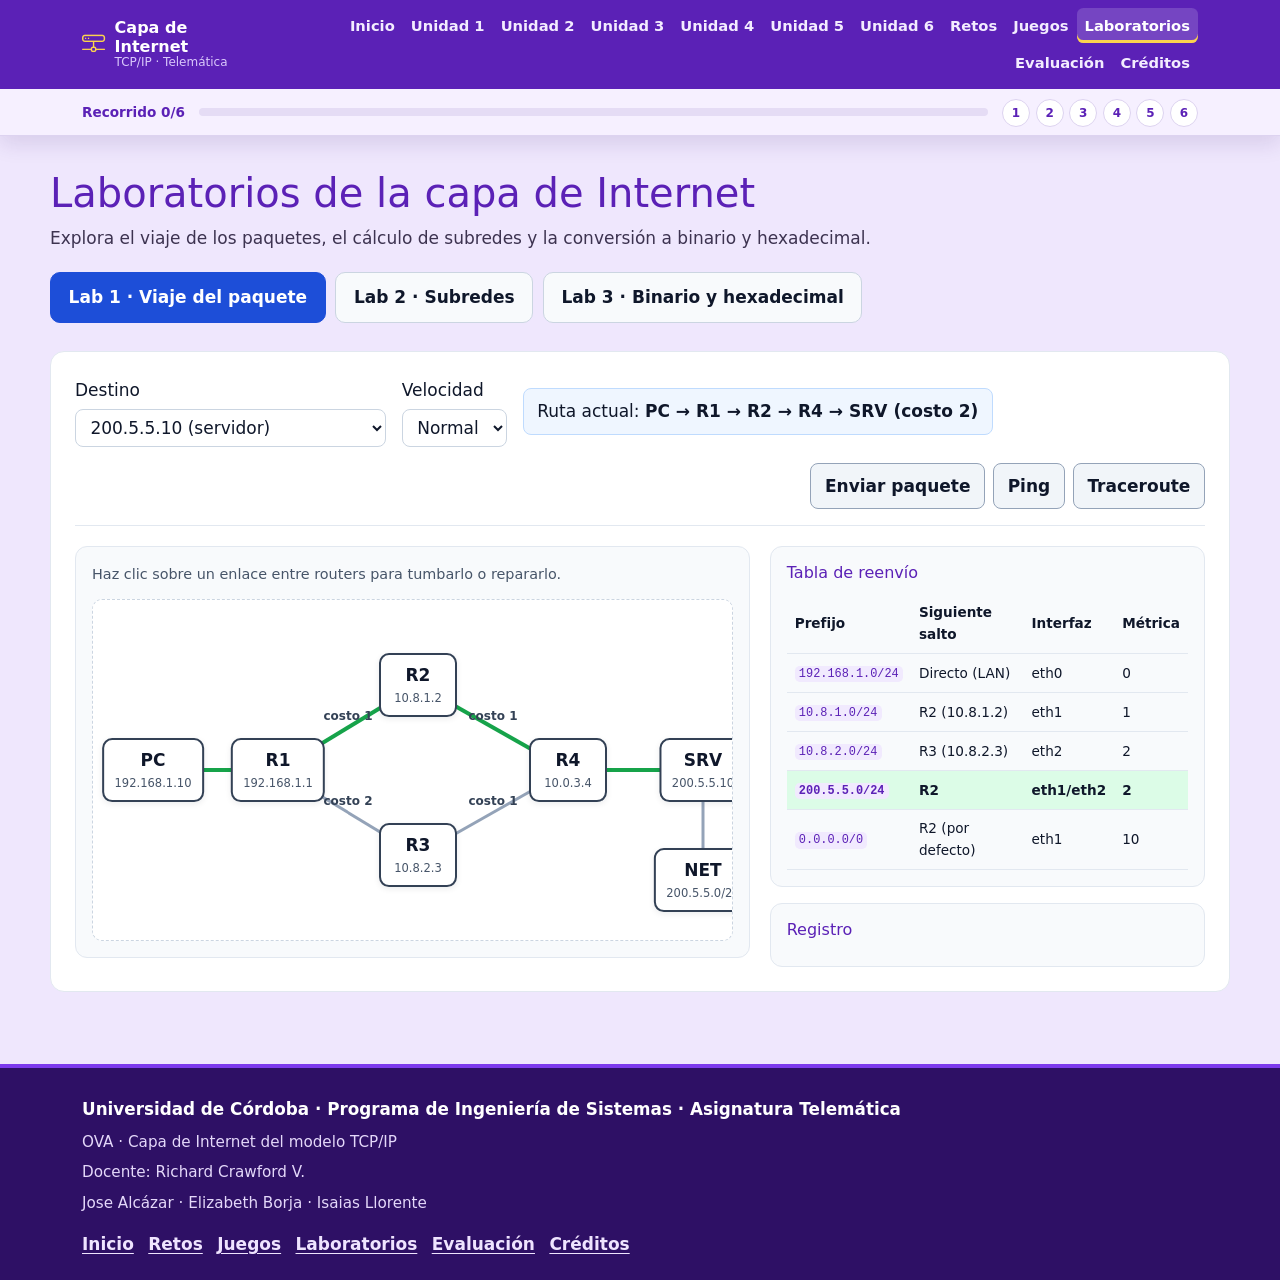
<file: unidades/laboratorios.html>
<!DOCTYPE html>
<html lang="es">

<head>
    <meta charset="UTF-8">
    <meta name="viewport" content="width=device-width, initial-scale=1.0">
    <title>Laboratorios · OVA Capa de Internet del modelo TCP/IP</title>
    <link href="https://cdn.jsdelivr.net/npm/bootstrap@5.3.3/dist/css/bootstrap.min.css" rel="stylesheet">
    <link href="https://cdn.jsdelivr.net/npm/bootstrap-icons@1.11.3/font/bootstrap-icons.min.css" rel="stylesheet">
    <link href="../css/styles.css" rel="stylesheet">
    <link href="../css/laboratorios.css" rel="stylesheet">
</head>

<body data-page="laboratorios">
    <a class="visually-hidden-focusable" href="#contenido">Saltar al contenido</a>

    <header class="ova-header">
        <nav class="navbar navbar-expand-xl ova-navbar" data-bs-theme="dark" aria-label="Principal">
            <div class="container-xl">
                <a class="navbar-brand" href="../index.html">
                    <i class="bi bi-hdd-network" aria-hidden="true"></i>
                    <span>
                        <span class="ova-brand-titulo">Capa de Internet</span>
                        <span class="ova-brand-sub">TCP/IP · Telemática</span>
                    </span>
                </a>
                <button class="navbar-toggler" type="button" data-bs-toggle="collapse" data-bs-target="#menuOva"
                    aria-controls="menuOva" aria-expanded="false" aria-label="Abrir menú">
                    <span class="navbar-toggler-icon"></span>
                </button>
                <div class="collapse navbar-collapse" id="menuOva">
                    <ul class="navbar-nav ms-lg-auto">
                        <li class="nav-item"><a class="nav-link" href="../index.html" data-nav="inicio">Inicio</a></li>
                        <li class="nav-item"><a class="nav-link" href="./unidad1.html" data-nav="unidad1">Unidad 1</a></li>
                        <li class="nav-item"><a class="nav-link" href="./unidad2.html" data-nav="unidad2">Unidad 2</a></li>
                        <li class="nav-item"><a class="nav-link" href="./unidad3.html" data-nav="unidad3">Unidad 3</a></li>
                        <li class="nav-item"><a class="nav-link" href="./unidad4.html" data-nav="unidad4">Unidad 4</a></li>
                        <li class="nav-item"><a class="nav-link" href="./unidad5.html" data-nav="unidad5">Unidad 5</a></li>
                        <li class="nav-item"><a class="nav-link" href="./unidad6.html" data-nav="unidad6">Unidad 6</a></li>
                        <li class="nav-item"><a class="nav-link" href="../retos.html" data-nav="retos">Retos</a></li>
                        <li class="nav-item"><a class="nav-link" href="../juegos.html" data-nav="juegos">Juegos</a></li>
                        <li class="nav-item"><a class="nav-link active" aria-current="page" href="./laboratorios.html" data-nav="laboratorios">Laboratorios</a></li>
                        <li class="nav-item"><a class="nav-link" href="../evaluacion.html" data-nav="evaluacion">Evaluación</a></li>
                        <li class="nav-item"><a class="nav-link" href="../creditos.html" data-nav="creditos">Créditos</a></li>
                    </ul>
                </div>
            </div>
        </nav>
        <div class="ova-nav-progreso">
            <div class="container-xl">
                <div class="ova-nav-progreso-fila">
                    <p class="ova-nav-progreso-texto">Recorrido <strong data-ova-unidades-visitadas>0</strong>/6</p>
                    <div class="progress ova-progreso" role="progressbar" aria-label="Unidades visitadas" aria-valuemin="0"
                        aria-valuemax="6" aria-valuenow="0" data-ova-progreso>
                        <div class="progress-bar" data-ova-barra-progreso style="width: 0%"></div>
                    </div>
                    <ol class="ova-hops">
                        <li><a class="ova-hop" href="./unidad1.html" data-unidad="unidad1" aria-label="Unidad 1">1</a></li>
                        <li><a class="ova-hop" href="./unidad2.html" data-unidad="unidad2" aria-label="Unidad 2">2</a></li>
                        <li><a class="ova-hop" href="./unidad3.html" data-unidad="unidad3" aria-label="Unidad 3">3</a></li>
                        <li><a class="ova-hop" href="./unidad4.html" data-unidad="unidad4" aria-label="Unidad 4">4</a></li>
                        <li><a class="ova-hop" href="./unidad5.html" data-unidad="unidad5" aria-label="Unidad 5">5</a></li>
                        <li><a class="ova-hop" href="./unidad6.html" data-unidad="unidad6" aria-label="Unidad 6">6</a></li>
                    </ol>
                </div>
            </div>
        </div>
    </header>

    <main class="ova-main lab-page" id="contenido">
        <header class="lab-hero">
            <h1>Laboratorios de la capa de Internet</h1>
            <p>Explora el viaje de los paquetes, el cálculo de subredes y la conversión a binario y hexadecimal.</p>

            <div class="lab-tabs" role="tablist" aria-label="Selector de laboratorios">
                <button type="button" class="lab-tab is-active" role="tab" aria-selected="true" aria-controls="lab1"
                    data-lab="lab1">
                    Lab 1 · Viaje del paquete
                </button>
                <button type="button" class="lab-tab" role="tab" aria-selected="false" aria-controls="lab2"
                    data-lab="lab2">
                    Lab 2 · Subredes
                </button>
                <button type="button" class="lab-tab" role="tab" aria-selected="false" aria-controls="lab3"
                    data-lab="lab3">
                    Lab 3 · Binario y hexadecimal
                </button>
            </div>
        </header>

        <section id="lab1" class="lab-panel is-active" role="tabpanel" aria-labelledby="lab1">
            <div class="lab1-controls">
                <div class="lab1-field">
                    <label for="lab1-dest">Destino</label>
                    <select id="lab1-dest">
                        <option value="200.5.5.10">200.5.5.10 (servidor)</option>
                        <option value="200.5.5.99">200.5.5.99 (host que no existe)</option>
                    </select>
                </div>

                <div class="lab1-field">
                    <label for="lab1-speed">Velocidad</label>
                    <select id="lab1-speed">
                        <option value="slow">Lenta</option>
                        <option value="normal" selected>Normal</option>
                        <option value="fast">Rápida</option>
                    </select>
                </div>

                <div class="lab1-route-info">
                    <span>Ruta actual:</span>
                    <strong id="lab1-route-text">PC → R1 → R2 → R4 → SRV (costo 2)</strong>
                </div>

                <div class="lab1-actions">
                    <button type="button" id="btn-send-packet">Enviar paquete</button>
                    <button type="button" id="btn-ping">Ping</button>
                    <button type="button" id="btn-traceroute">Traceroute</button>
                </div>
            </div>

            <div class="lab1-main-grid">
                <div class="lab1-topology-card">
                    <p class="lab1-hint">Haz clic sobre un enlace entre routers para tumbarlo o repararlo.</p>
                    <div id="lab1-topology" class="lab1-topology">
                        <!-- Aquí dibujaremos la topología con PC, R1, R2, R3, R4, SRV y NET -->
                    </div>
                </div>

                <aside class="lab1-side-panels">
                    <div class="lab1-card">
                        <h3>Tabla de reenvío</h3>
                        <div id="lab1-routing-table">
                            <!-- Filas de la tabla de reenvío del router activo -->
                        </div>
                    </div>

                    <div class="lab1-card">
                        <h3>Registro</h3>
                        <div id="lab1-log" class="lab1-log">
                            <!-- Mensajes paso a paso de envío, TTL, ping y traceroute -->
                        </div>
                    </div>
                </aside>
            </div>
        </section>

        <section id="lab2" class="lab-panel" role="tabpanel" aria-labelledby="lab2" hidden>
            <div class="lab2-calculator">
                <h2>Calculadora de subredes IPv4</h2>

                <div class="lab2-inputs">
                    <div class="lab2-field">
                        <label for="lab2-ip">Dirección IPv4</label>
                        <input type="text" id="lab2-ip" value="192.168.1.130" placeholder="Ej. 192.168.1.130" />
                    </div>

                    <div class="lab2-field">
                        <label for="lab2-cidr">Prefijo CIDR</label>
                        <select id="lab2-cidr"></select>
                    </div>
                </div>

                <p id="lab2-error" class="lab2-error" hidden></p>

                <div class="lab2-binary-section">
                    <h3>Representación binaria (32 bits)</h3>
                    <div id="lab2-binary-view" class="lab2-binary-view">
                        <!-- Aquí mostraremos IP, Máscara e IP AND Máscara en binario -->
                    </div>
                </div>

                <div id="lab2-results" class="lab2-results">
                    <!-- Tarjetas con Máscara, Red, Primer host, Último host, Broadcast y Hosts útiles -->
                </div>
            </div>

            <div class="lab2-challenge">
                <h3>Reto: ¿misma subred?</h3>
                <p id="lab2-challenge-prompt"></p>
                <div class="lab2-challenge-actions">
                    <button type="button" id="btn-same-subnet-yes">Sí, misma subred</button>
                    <button type="button" id="btn-same-subnet-no">No, distintas</button>
                    <button type="button" id="btn-new-challenge">Nuevo reto</button>
                </div>
                <p id="lab2-challenge-feedback" class="lab2-feedback"></p>
            </div>
        </section>

        <section id="lab3" class="lab-panel" role="tabpanel" aria-labelledby="lab3" hidden>
            <div class="lab3-converter">
                <h2>Octeto interactivo (8 bits)</h2>
                <p>Toca cada bit para alternar entre <code>0</code> y <code>1</code> y observa su peso, nibble
                    hexadecimal y valor decimal.</p>

                <div id="lab3-octet-board" class="lab3-octet-board">
                    <!-- Aquí dibujaremos las 8 columnas de bits (posiciones 7 a 0), pesos, productos y nibbles -->
                </div>

                <div class="lab3-summary-grid">
                    <div class="lab3-stat">
                        <span>Binario</span>
                        <strong id="lab3-bin-value">11000000</strong>
                    </div>
                    <div class="lab3-stat">
                        <span>Decimal</span>
                        <strong id="lab3-dec-value">192</strong>
                    </div>
                    <div class="lab3-stat">
                        <span>Hexadecimal</span>
                        <strong id="lab3-hex-value">0xC0</strong>
                    </div>
                </div>

                <div class="lab3-controls-row">
                    <div class="lab3-presets">
                        <span>Prueba con valores comunes:</span>
                        <button type="button" class="lab3-preset" data-val="192">192</button>
                        <button type="button" class="lab3-preset" data-val="168">168</button>
                        <button type="button" class="lab3-preset" data-val="172">172</button>
                        <button type="button" class="lab3-preset" data-val="10">10</button>
                        <button type="button" class="lab3-preset" data-val="255">255</button>
                        <button type="button" class="lab3-preset" data-val="1">1</button>
                    </div>

                    <div class="lab3-field">
                        <label for="lab3-dec-input">Decimal (0–255)</label>
                        <input type="number" id="lab3-dec-input" min="0" max="255" value="192" />
                    </div>
                </div>
            </div>

            <div class="lab3-challenge">
                <h3>Reto: forma el número</h3>
                <p id="lab3-challenge-target">Forma el número decimal <strong>168</strong> usando los bits del octeto.
                </p>
                <div class="lab3-challenge-actions">
                    <button type="button" id="btn-lab3-check">Comprobar</button>
                    <button type="button" id="btn-lab3-new">Nuevo número</button>
                </div>
                <p id="lab3-challenge-feedback" class="lab3-feedback"></p>
            </div>
        </section>
    </main>

    <footer class="ova-footer">
    <div class="container-xl">
      <p class="ova-footer-institucion">Universidad de Córdoba · Programa de Ingeniería de Sistemas · Asignatura Telemática</p>
      <p class="ova-footer-ova">OVA · Capa de Internet del modelo TCP/IP</p>
      <p class="ova-footer-docente">Docente: Richard Crawford V.</p>
      <p class="ova-footer-equipo">Jose Alcázar · Elizabeth Borja · Isaias Llorente</p>
      <nav class="ova-footer-nav" aria-label="Pie de página">
        <a href="../index.html">Inicio</a>
        <a href="../retos.html">Retos</a>
        <a href="../juegos.html">Juegos</a>
        <a href="./laboratorios.html" aria-current="page">Laboratorios</a>
        <a href="../evaluacion.html">Evaluación</a>
        <a href="../creditos.html">Créditos</a>
      </nav>
    </div>
  </footer>

    <script src="https://cdn.jsdelivr.net/npm/bootstrap@5.3.3/dist/js/bootstrap.bundle.min.js"></script>
    <script src="../js/app.js"></script>
    <script src="../js/laboratorios.js"></script>

</body>

</html>
</file>
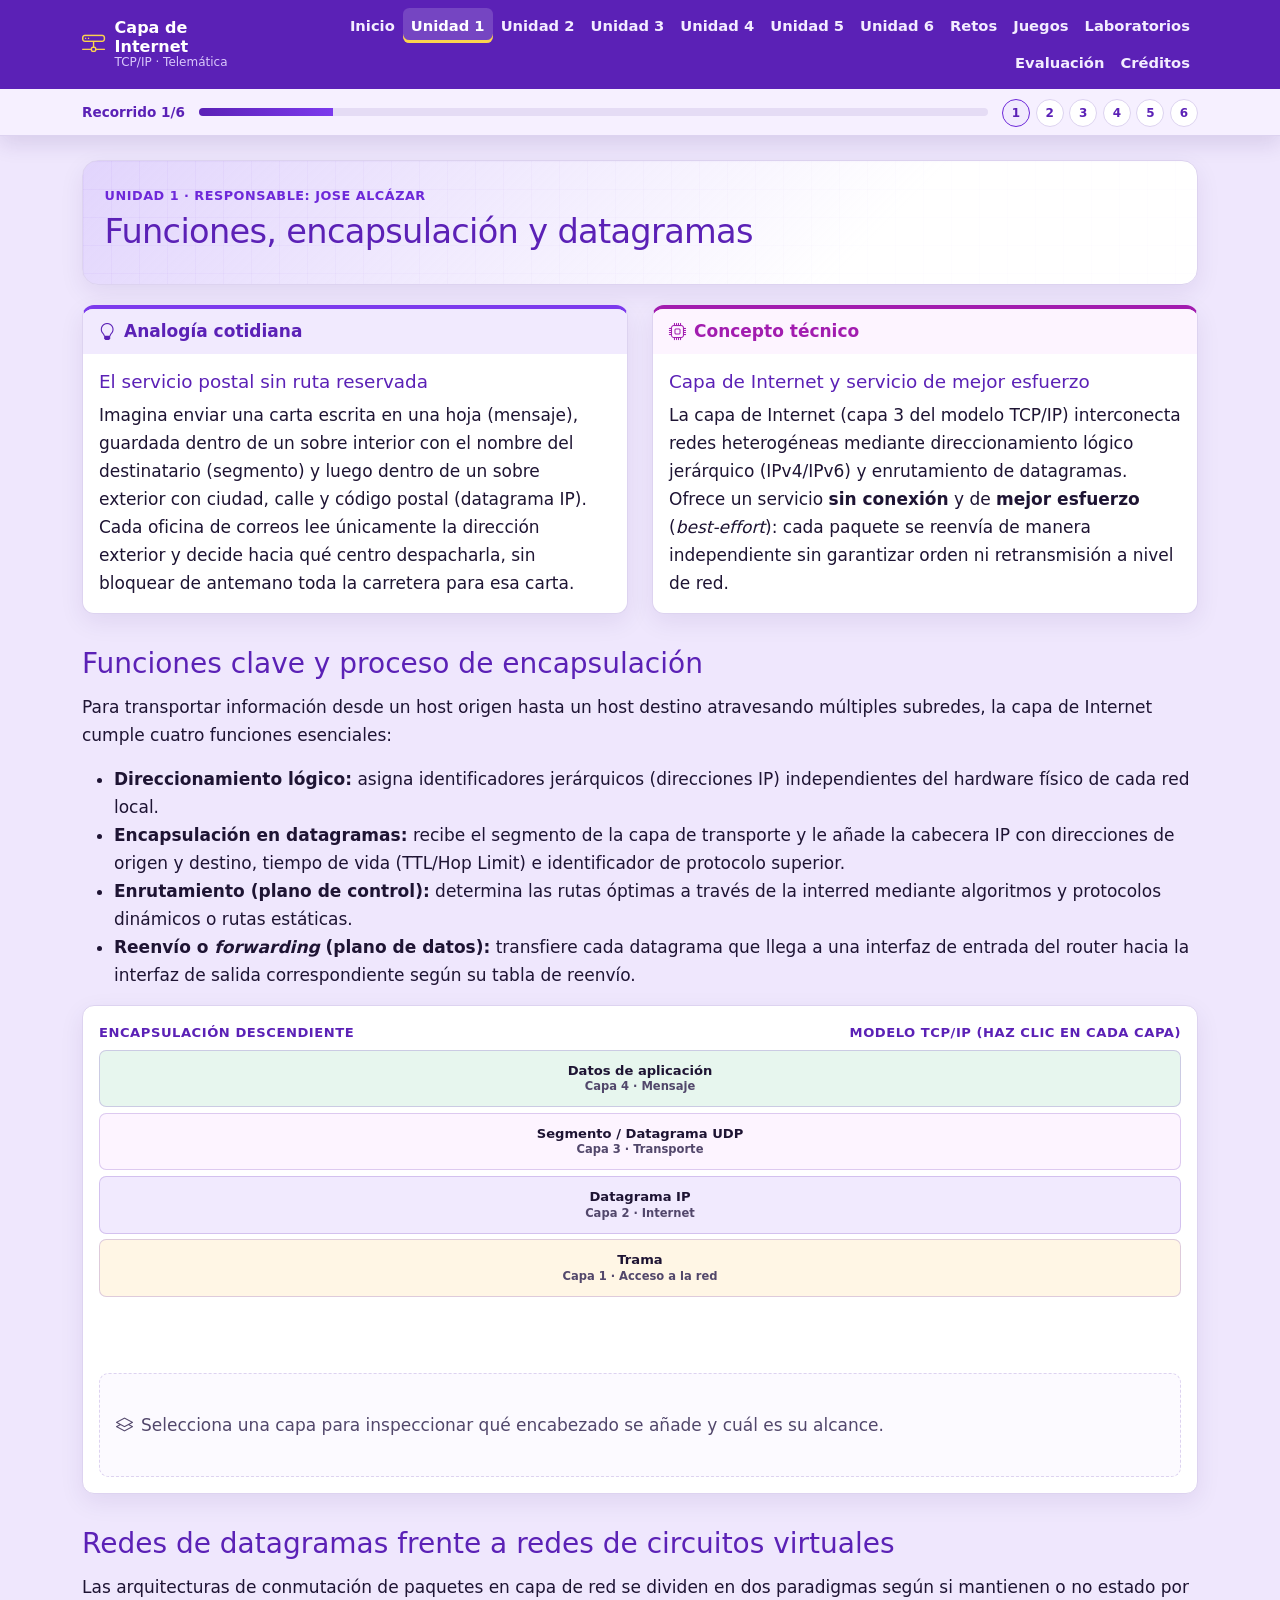
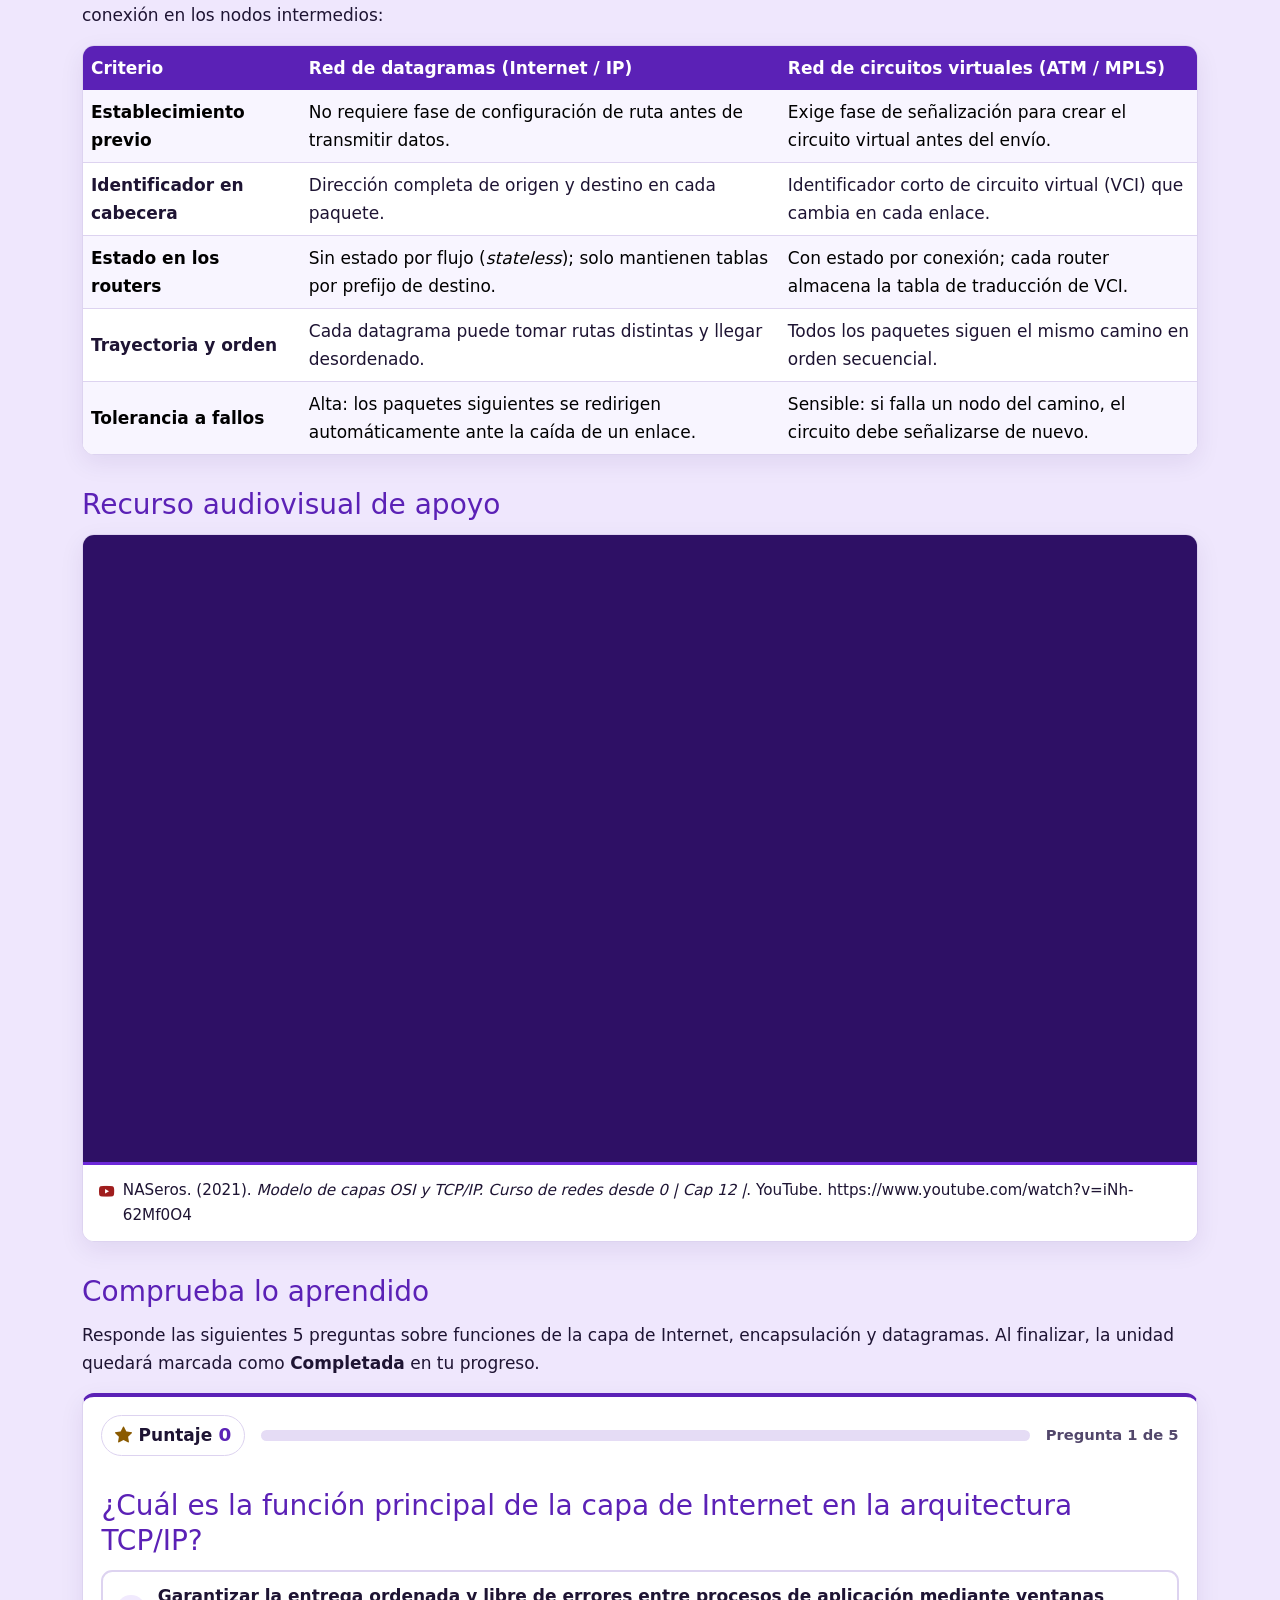
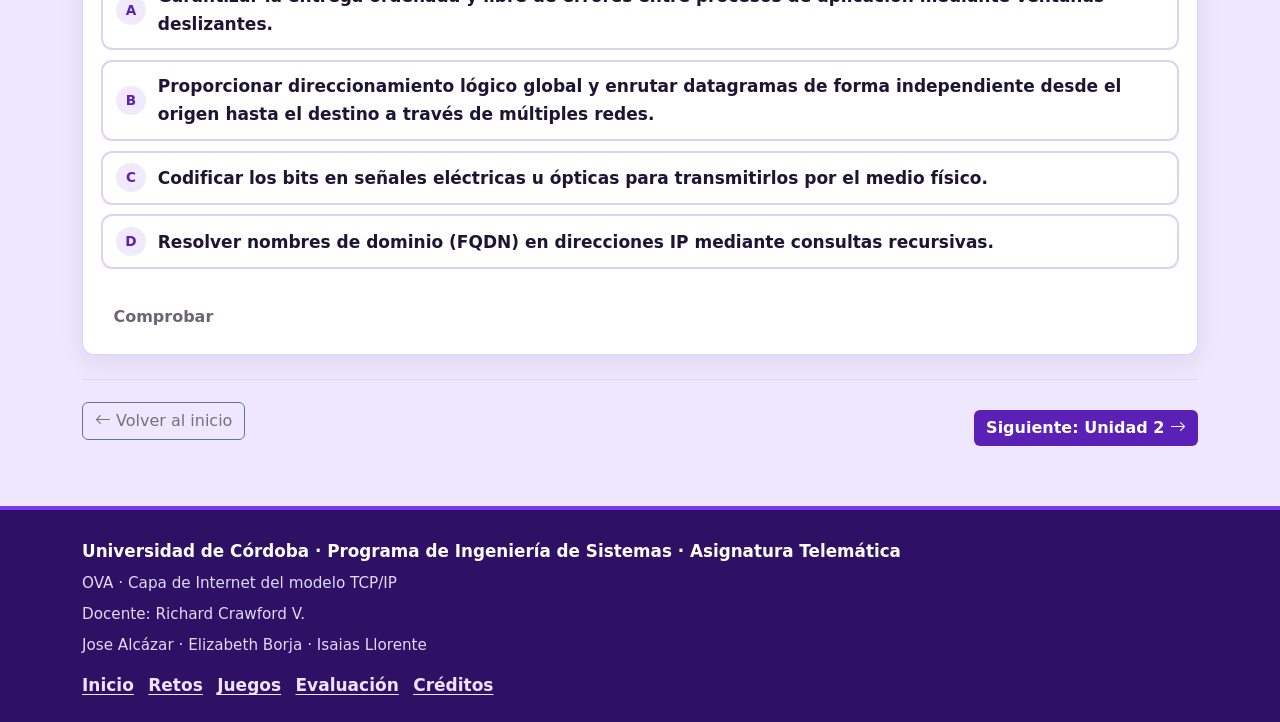
<file: unidades/unidad1.html>
<!DOCTYPE html>
<html lang="es">
<head>
  <meta charset="UTF-8">
  <meta name="viewport" content="width=device-width, initial-scale=1.0">
  <title>Unidad 1 · OVA Capa de Internet del modelo TCP/IP</title>
  <link href="https://cdn.jsdelivr.net/npm/bootstrap@5.3.3/dist/css/bootstrap.min.css" rel="stylesheet">
  <link href="https://cdn.jsdelivr.net/npm/bootstrap-icons@1.11.3/font/bootstrap-icons.min.css" rel="stylesheet">
  <link href="../css/styles.css" rel="stylesheet">
</head>
<body data-page="unidad1" data-unidad="unidad1">
  <a class="visually-hidden-focusable" href="#contenido">Saltar al contenido</a>

  <header class="ova-header">
    <nav class="navbar navbar-expand-xl ova-navbar" data-bs-theme="dark" aria-label="Principal">
      <div class="container-xl">
        <a class="navbar-brand" href="../index.html">
          <i class="bi bi-hdd-network" aria-hidden="true"></i>
          <span>
            <span class="ova-brand-titulo">Capa de Internet</span>
            <span class="ova-brand-sub">TCP/IP · Telemática</span>
          </span>
        </a>
        <button class="navbar-toggler" type="button" data-bs-toggle="collapse" data-bs-target="#menuOva" aria-controls="menuOva" aria-expanded="false" aria-label="Abrir menú">
          <span class="navbar-toggler-icon"></span>
        </button>
        <div class="collapse navbar-collapse" id="menuOva">
          <ul class="navbar-nav ms-lg-auto">
            <li class="nav-item"><a class="nav-link" href="../index.html" data-nav="inicio">Inicio</a></li>
            <li class="nav-item"><a class="nav-link" href="unidad1.html" data-nav="unidad1">Unidad 1</a></li>
            <li class="nav-item"><a class="nav-link" href="unidad2.html" data-nav="unidad2">Unidad 2</a></li>
            <li class="nav-item"><a class="nav-link" href="unidad3.html" data-nav="unidad3">Unidad 3</a></li>
            <li class="nav-item"><a class="nav-link" href="unidad4.html" data-nav="unidad4">Unidad 4</a></li>
            <li class="nav-item"><a class="nav-link" href="unidad5.html" data-nav="unidad5">Unidad 5</a></li>
            <li class="nav-item"><a class="nav-link" href="unidad6.html" data-nav="unidad6">Unidad 6</a></li>
            <li class="nav-item"><a class="nav-link" href="../retos.html" data-nav="retos">Retos</a></li>
            <li class="nav-item"><a class="nav-link" href="../juegos.html" data-nav="juegos">Juegos</a></li>
            <li class="nav-item"><a class="nav-link" href="./laboratorios.html" data-nav="laboratorios">Laboratorios</a></li>
            <li class="nav-item"><a class="nav-link" href="../evaluacion.html" data-nav="evaluacion">Evaluación</a></li>
            <li class="nav-item"><a class="nav-link" href="../creditos.html" data-nav="creditos">Créditos</a></li>
          </ul>
        </div>
      </div>
    </nav>
    <div class="ova-nav-progreso">
      <div class="container-xl">
        <div class="ova-nav-progreso-fila">
          <p class="ova-nav-progreso-texto">Recorrido <strong data-ova-unidades-visitadas>0</strong>/6</p>
          <div class="progress ova-progreso" role="progressbar" aria-label="Unidades visitadas" aria-valuemin="0" aria-valuemax="6" aria-valuenow="0" data-ova-progreso>
            <div class="progress-bar" data-ova-barra-progreso style="width: 0%"></div>
          </div>
          <ol class="ova-hops">
            <li><a class="ova-hop" href="unidad1.html" data-unidad="unidad1" aria-label="Unidad 1">1</a></li>
            <li><a class="ova-hop" href="unidad2.html" data-unidad="unidad2" aria-label="Unidad 2">2</a></li>
            <li><a class="ova-hop" href="unidad3.html" data-unidad="unidad3" aria-label="Unidad 3">3</a></li>
            <li><a class="ova-hop" href="unidad4.html" data-unidad="unidad4" aria-label="Unidad 4">4</a></li>
            <li><a class="ova-hop" href="unidad5.html" data-unidad="unidad5" aria-label="Unidad 5">5</a></li>
            <li><a class="ova-hop" href="unidad6.html" data-unidad="unidad6" aria-label="Unidad 6">6</a></li>
          </ol>
        </div>
      </div>
    </div>
  </header>

  <main class="ova-main" id="contenido">
    <div class="container-xl">
      <header class="ova-page-head">
        <p class="ova-kicker">Unidad 1 · Responsable: Jose Alcázar</p>
        <h1>Funciones, encapsulación y datagramas</h1>
      </header>

      <!-- 1. Analogía y Concepto técnico -->
      <section aria-labelledby="u1-intro-titulo">
        <h2 id="u1-intro-titulo" class="visually-hidden">Introducción conceptual</h2>
        <div class="row g-4">
          <div class="col-lg-6">
            <article class="card ova-card ova-card-analogia h-100">
              <div class="card-header">
                <i class="bi bi-lightbulb" aria-hidden="true"></i>
                Analogía cotidiana
              </div>
              <div class="card-body">
                <h3>El servicio postal sin ruta reservada</h3>
                <p class="mb-0">Imagina enviar una carta escrita en una hoja (mensaje), guardada dentro de un sobre interior con el nombre del destinatario (segmento) y luego dentro de un sobre exterior con ciudad, calle y código postal (datagrama IP). Cada oficina de correos lee únicamente la dirección exterior y decide hacia qué centro despacharla, sin bloquear de antemano toda la carretera para esa carta.</p>
              </div>
            </article>
          </div>
          <div class="col-lg-6">
            <article class="card ova-card ova-card-concepto h-100">
              <div class="card-header">
                <i class="bi bi-cpu" aria-hidden="true"></i>
                Concepto técnico
              </div>
              <div class="card-body">
                <h3>Capa de Internet y servicio de mejor esfuerzo</h3>
                <p class="mb-0">La capa de Internet (capa 3 del modelo TCP/IP) interconecta redes heterogéneas mediante direccionamiento lógico jerárquico (IPv4/IPv6) y enrutamiento de datagramas. Ofrece un servicio <strong>sin conexión</strong> y de <strong>mejor esfuerzo</strong> (<em>best-effort</em>): cada paquete se reenvía de manera independiente sin garantizar orden ni retransmisión a nivel de red.</p>
              </div>
            </article>
          </div>
        </div>
      </section>

      <!-- 2. Funciones y Encapsulación interactiva -->
      <section class="mt-4" aria-labelledby="u1-encapsulacion-titulo">
        <h2 id="u1-encapsulacion-titulo">Funciones clave y proceso de encapsulación</h2>
        <p>Para transportar información desde un host origen hasta un host destino atravesando múltiples subredes, la capa de Internet cumple cuatro funciones esenciales:</p>
        <ul>
          <li><strong>Direccionamiento lógico:</strong> asigna identificadores jerárquicos (direcciones IP) independientes del hardware físico de cada red local.</li>
          <li><strong>Encapsulación en datagramas:</strong> recibe el segmento de la capa de transporte y le añade la cabecera IP con direcciones de origen y destino, tiempo de vida (TTL/Hop Limit) e identificador de protocolo superior.</li>
          <li><strong>Enrutamiento (plano de control):</strong> determina las rutas óptimas a través de la interred mediante algoritmos y protocolos dinámicos o rutas estáticas.</li>
          <li><strong>Reenvío o <em>forwarding</em> (plano de datos):</strong> transfiere cada datagrama que llega a una interfaz de entrada del router hacia la interfaz de salida correspondiente según su tabla de reenvío.</li>
        </ul>

        <div class="ova-paquete mt-3" data-protocolo="encapsulacion">
          <div class="ova-paquete-titulo">
            <span>Encapsulación descendiente</span>
            <span>Modelo TCP/IP (haz clic en cada capa)</span>
          </div>
          <div class="ova-capas" role="radiogroup" aria-label="Capas de la encapsulación en TCP/IP">
            <div class="ova-campo ova-capa ova-capa-aplicacion">
              <div class="ova-campo-hit">
                <input class="ova-campo-input" type="radio" name="u1-enc" id="u1-enc-app" aria-labelledby="u1-enc-app-nombre">
                <label class="ova-campo-vista" id="u1-enc-app-nombre" for="u1-enc-app">Datos de aplicación<small>Capa 4 · Mensaje</small></label>
              </div>
              <div class="ova-campo-info" aria-live="polite">
                <p class="ova-detalle-titulo">Datos de aplicación (HTTP, DNS, SMTP)</p>
                <p>Información generada por el proceso de usuario. Aún no posee direcciones de puerto ni direcciones IP; se entrega a la capa de transporte mediante un <em>socket</em>.</p>
              </div>
            </div>
            <div class="ova-campo ova-capa ova-capa-transporte">
              <div class="ova-campo-hit">
                <input class="ova-campo-input" type="radio" name="u1-enc" id="u1-enc-trans" aria-labelledby="u1-enc-trans-nombre">
                <label class="ova-campo-vista" id="u1-enc-trans-nombre" for="u1-enc-trans">Segmento / Datagrama UDP<small>Capa 3 · Transporte</small></label>
              </div>
              <div class="ova-campo-info" aria-live="polite">
                <p class="ova-detalle-titulo">Cabecera de Transporte + Datos</p>
                <p>TCP o UDP añaden los puertos de origen y destino para multiplexar procesos. Esta PDU completa pasa a ser la carga útil (<em>payload</em>) de la capa de Internet.</p>
              </div>
            </div>
            <div class="ova-campo ova-capa ova-capa-internet">
              <div class="ova-campo-hit">
                <input class="ova-campo-input" type="radio" name="u1-enc" id="u1-enc-ip" aria-labelledby="u1-enc-ip-nombre">
                <label class="ova-campo-vista" id="u1-enc-ip-nombre" for="u1-enc-ip">Datagrama IP<small>Capa 2 · Internet</small></label>
              </div>
              <div class="ova-campo-info" aria-live="polite">
                <p class="ova-detalle-titulo">Cabecera IP + Segmento</p>
                <p>La capa de Internet agrega las direcciones IP lógicas de origen y destino (32 bits en IPv4 o 128 bits en IPv6) para guiar el paquete extremo a extremo a través de los routers.</p>
              </div>
            </div>
            <div class="ova-campo ova-capa ova-capa-enlace">
              <div class="ova-campo-hit">
                <input class="ova-campo-input" type="radio" name="u1-enc" id="u1-enc-enlace" aria-labelledby="u1-enc-enlace-nombre">
                <label class="ova-campo-vista" id="u1-enc-enlace-nombre" for="u1-enc-enlace">Trama<small>Capa 1 · Acceso a la red</small></label>
              </div>
              <div class="ova-campo-info" aria-live="polite">
                <p class="ova-detalle-titulo">Cabecera de Enlace + Datagrama IP + Tráiler (FCS)</p>
                <p>Ethernet o Wi-Fi encapsulan el datagrama IP con direcciones físicas MAC válidas únicamente dentro del salto local actual; en cada router esta cabecera se desencapsula y reconstruye.</p>
              </div>
            </div>
          </div>
          <p class="ova-detalle-vacio"><i class="bi bi-layers" aria-hidden="true"></i> Selecciona una capa para inspeccionar qué encabezado se añade y cuál es su alcance.</p>
        </div>
      </section>

      <!-- 3. Redes de datagramas vs. circuitos virtuales -->
      <section class="mt-4" aria-labelledby="u1-comparativa-titulo">
        <h2 id="u1-comparativa-titulo">Redes de datagramas frente a redes de circuitos virtuales</h2>
        <p>Las arquitecturas de conmutación de paquetes en capa de red se dividen en dos paradigmas según si mantienen o no estado por conexión en los nodos intermedios:</p>
        <div class="table-responsive ova-tabla">
          <table class="table table-striped align-middle mb-0">
            <caption class="visually-hidden">Comparación entre redes de datagramas y redes de circuitos virtuales</caption>
            <thead>
              <tr>
                <th scope="col">Criterio</th>
                <th scope="col">Red de datagramas (Internet / IP)</th>
                <th scope="col">Red de circuitos virtuales (ATM / MPLS)</th>
              </tr>
            </thead>
            <tbody>
              <tr>
                <th scope="row">Establecimiento previo</th>
                <td>No requiere fase de configuración de ruta antes de transmitir datos.</td>
                <td>Exige fase de señalización para crear el circuito virtual antes del envío.</td>
              </tr>
              <tr>
                <th scope="row">Identificador en cabecera</th>
                <td>Dirección completa de origen y destino en cada paquete.</td>
                <td>Identificador corto de circuito virtual (VCI) que cambia en cada enlace.</td>
              </tr>
              <tr>
                <th scope="row">Estado en los routers</th>
                <td>Sin estado por flujo (<em>stateless</em>); solo mantienen tablas por prefijo de destino.</td>
                <td>Con estado por conexión; cada router almacena la tabla de traducción de VCI.</td>
              </tr>
              <tr>
                <th scope="row">Trayectoria y orden</th>
                <td>Cada datagrama puede tomar rutas distintas y llegar desordenado.</td>
                <td>Todos los paquetes siguen el mismo camino en orden secuencial.</td>
              </tr>
              <tr>
                <th scope="row">Tolerancia a fallos</th>
                <td>Alta: los paquetes siguientes se redirigen automáticamente ante la caída de un enlace.</td>
                <td>Sensible: si falla un nodo del camino, el circuito debe señalizarse de nuevo.</td>
              </tr>
            </tbody>
          </table>
        </div>
      </section>

      <!-- 4. Recurso audiovisual -->
      <section class="mt-4" aria-labelledby="u1-video-titulo">
        <h2 id="u1-video-titulo">Recurso audiovisual de apoyo</h2>
        <figure class="ova-video">
            <div class="ratio ratio-16x9">
                <iframe
            src="https://www.youtube-nocookie.com/embed/iNh-62Mf0O4"
            title="Modelo TCP/IP, encapsulación y datagramas"
            allow="accelerometer; autoplay; clipboard-write; encrypted-media; gyroscope; picture-in-picture; web-share"
            referrerpolicy="strict-origin-when-cross-origin"
            allowfullscreen></iframe>
            </div>
            <figcaption class="ova-video-cita">
              <i class="bi bi-youtube" aria-hidden="true"></i>
              <span>NASeros. (2021). <cite>Modelo de capas OSI y TCP/IP. Curso de redes desde 0 | Cap 12 |</cite>. YouTube. https://www.youtube.com/watch?v=iNh-62Mf0O4</span>
            </figcaption>
          </figure>
      </section>

      <!-- 5. Cuestionario interactivo -->
      <section class="mt-4" aria-labelledby="u1-quiz-titulo">
        <h2 id="u1-quiz-titulo">Comprueba lo aprendido</h2>
        <p>Responde las siguientes 5 preguntas sobre funciones de la capa de Internet, encapsulación y datagramas. Al finalizar, la unidad quedará marcada como <strong>Completada</strong> en tu progreso.</p>
        <div data-ova-quiz="unidad1"></div>
      </section>

      <nav class="d-flex justify-content-between align-items-center mt-4 pt-3 border-top" aria-label="Navegación entre unidades">
        <a class="btn btn-outline-secondary" href="../index.html"><i class="bi bi-arrow-left" aria-hidden="true"></i> Volver al inicio</a>
        <a class="btn ova-btn-confirmar" href="unidad2.html">Siguiente: Unidad 2 <i class="bi bi-arrow-right" aria-hidden="true"></i></a>
      </nav>
    </div>
  </main>

  <footer class="ova-footer">
    <div class="container-xl">
      <p class="ova-footer-institucion">Universidad de Córdoba · Programa de Ingeniería de Sistemas · Asignatura Telemática</p>
      <p class="ova-footer-ova">OVA · Capa de Internet del modelo TCP/IP</p>
      <p class="ova-footer-docente">Docente: Richard Crawford V.</p>
      <p class="ova-footer-equipo">Jose Alcázar · Elizabeth Borja · Isaias Llorente</p>
      <nav class="ova-footer-nav" aria-label="Pie de página">
        <a href="../index.html">Inicio</a>
        <a href="../retos.html">Retos</a>
        <a href="../juegos.html">Juegos</a>
        <a href="../evaluacion.html">Evaluación</a>
        <a href="../creditos.html">Créditos</a>
      </nav>
    </div>
  </footer>

  <script src="https://cdn.jsdelivr.net/npm/bootstrap@5.3.3/dist/js/bootstrap.bundle.min.js"></script>
  <script src="../js/app.js"></script>
  <script src="../js/data/unidad1.js"></script>
  <script src="../js/quiz-engine.js"></script>
</body>
</html>
</file>
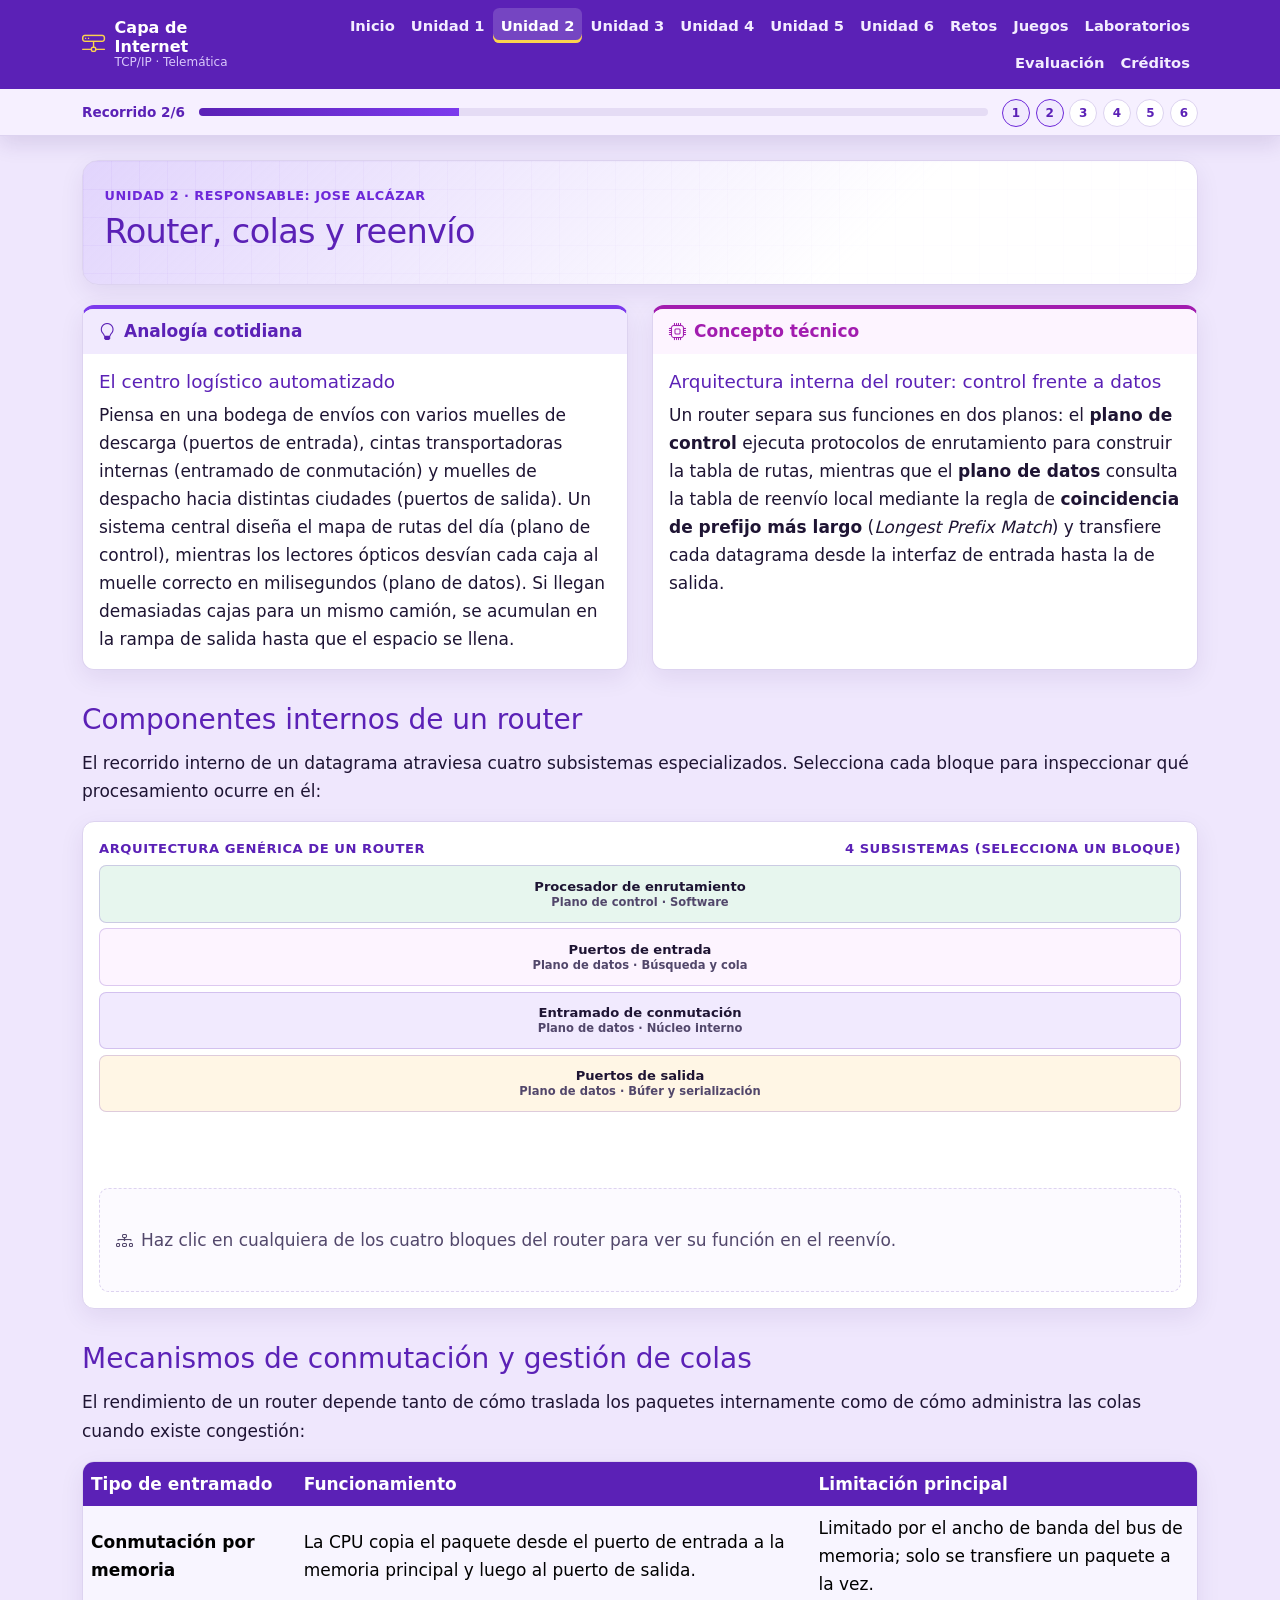
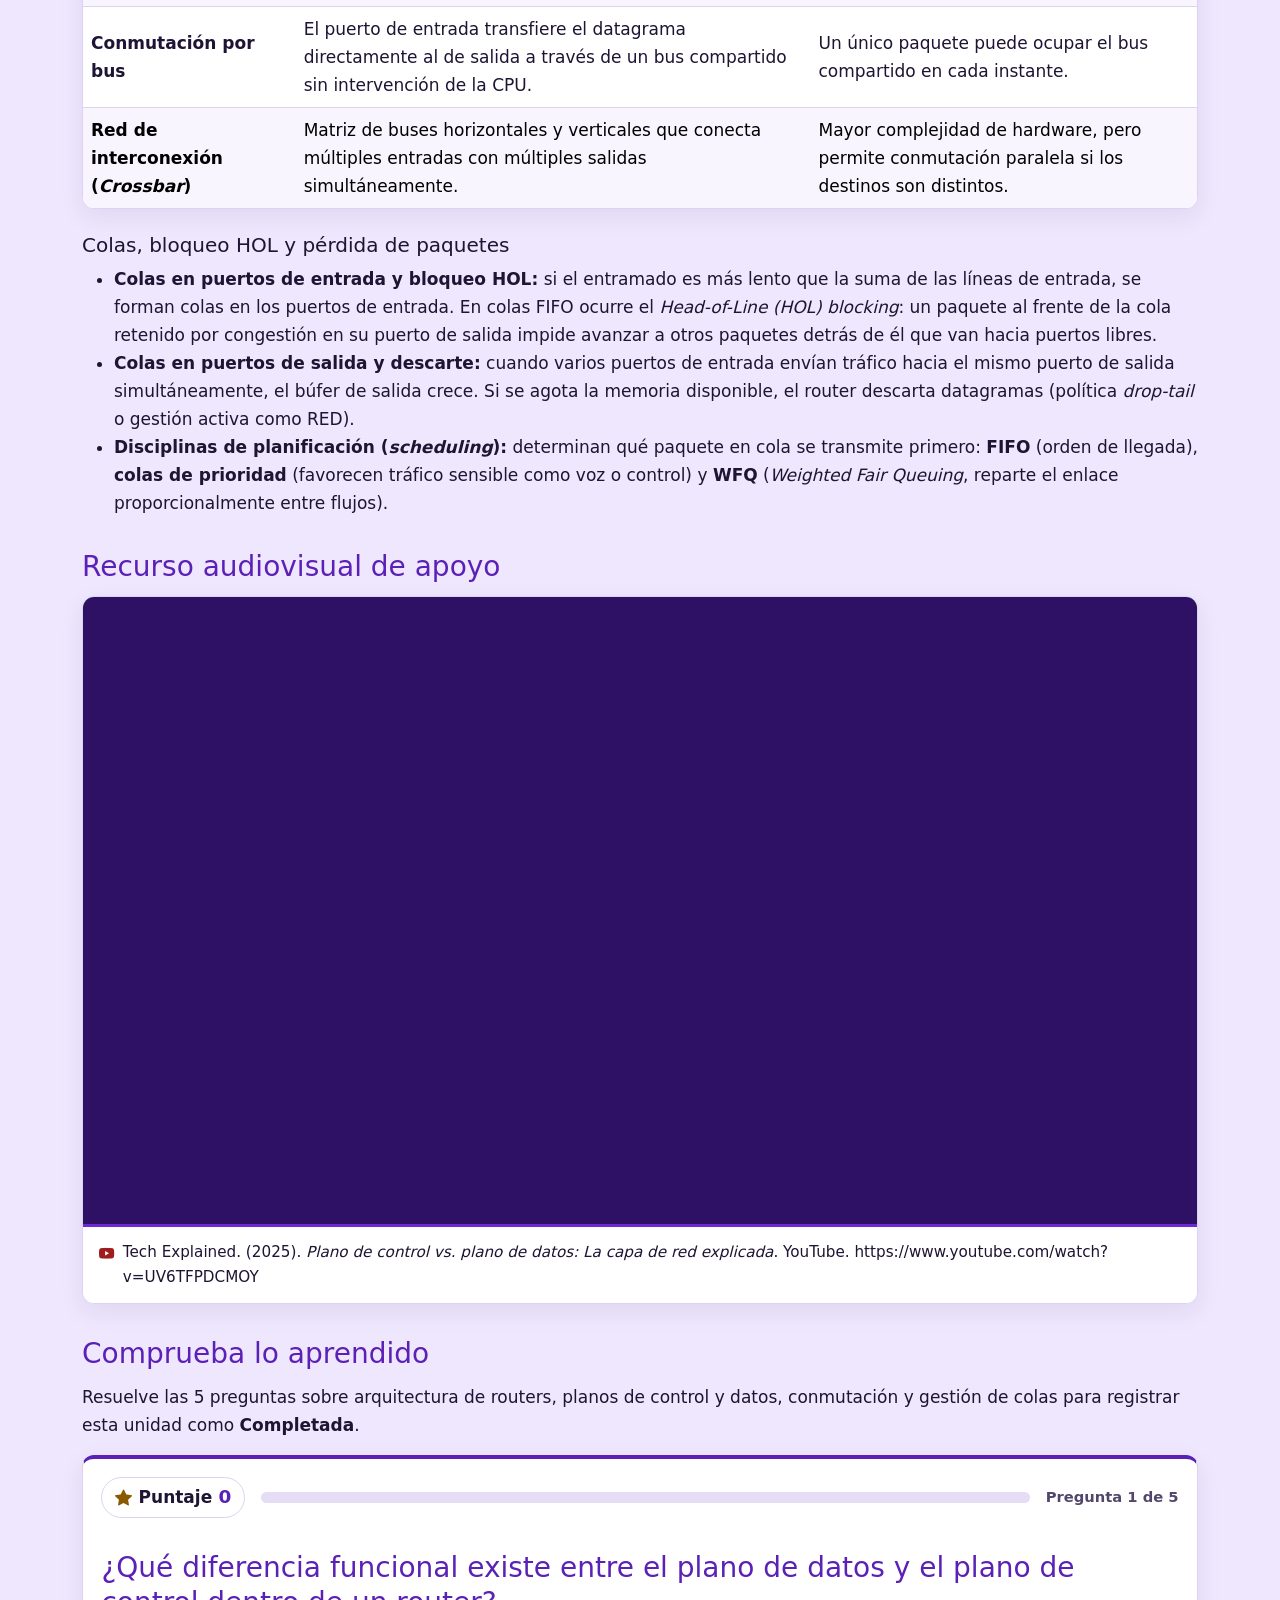
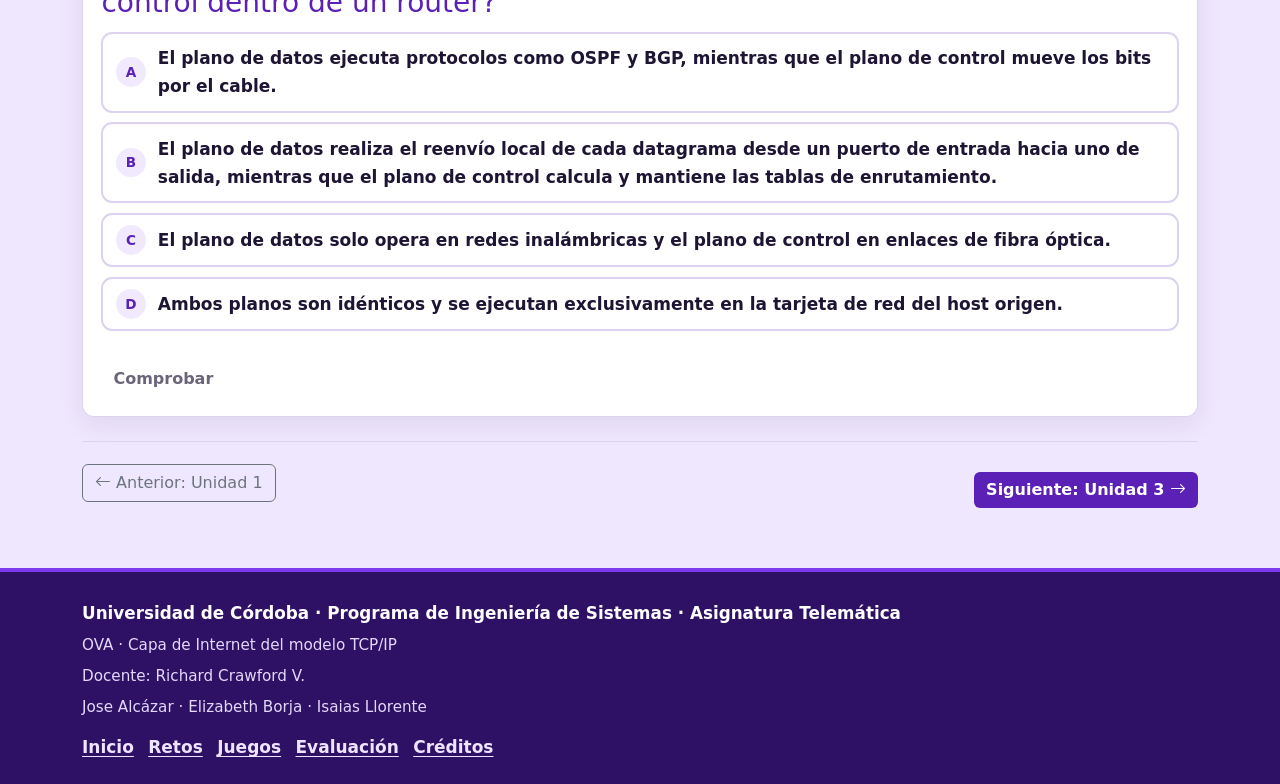
<file: unidades/unidad2.html>
<!DOCTYPE html>
<html lang="es">
<head>
  <meta charset="UTF-8">
  <meta name="viewport" content="width=device-width, initial-scale=1.0">
  <title>Unidad 2 · OVA Capa de Internet del modelo TCP/IP</title>
  <link href="https://cdn.jsdelivr.net/npm/bootstrap@5.3.3/dist/css/bootstrap.min.css" rel="stylesheet">
  <link href="https://cdn.jsdelivr.net/npm/bootstrap-icons@1.11.3/font/bootstrap-icons.min.css" rel="stylesheet">
  <link href="../css/styles.css" rel="stylesheet">
</head>
<body data-page="unidad2" data-unidad="unidad2">
  <a class="visually-hidden-focusable" href="#contenido">Saltar al contenido</a>

  <header class="ova-header">
    <nav class="navbar navbar-expand-xl ova-navbar" data-bs-theme="dark" aria-label="Principal">
      <div class="container-xl">
        <a class="navbar-brand" href="../index.html">
          <i class="bi bi-hdd-network" aria-hidden="true"></i>
          <span>
            <span class="ova-brand-titulo">Capa de Internet</span>
            <span class="ova-brand-sub">TCP/IP · Telemática</span>
          </span>
        </a>
        <button class="navbar-toggler" type="button" data-bs-toggle="collapse" data-bs-target="#menuOva" aria-controls="menuOva" aria-expanded="false" aria-label="Abrir menú">
          <span class="navbar-toggler-icon"></span>
        </button>
        <div class="collapse navbar-collapse" id="menuOva">
          <ul class="navbar-nav ms-lg-auto">
            <li class="nav-item"><a class="nav-link" href="../index.html" data-nav="inicio">Inicio</a></li>
            <li class="nav-item"><a class="nav-link" href="unidad1.html" data-nav="unidad1">Unidad 1</a></li>
            <li class="nav-item"><a class="nav-link" href="unidad2.html" data-nav="unidad2">Unidad 2</a></li>
            <li class="nav-item"><a class="nav-link" href="unidad3.html" data-nav="unidad3">Unidad 3</a></li>
            <li class="nav-item"><a class="nav-link" href="unidad4.html" data-nav="unidad4">Unidad 4</a></li>
            <li class="nav-item"><a class="nav-link" href="unidad5.html" data-nav="unidad5">Unidad 5</a></li>
            <li class="nav-item"><a class="nav-link" href="unidad6.html" data-nav="unidad6">Unidad 6</a></li>
            <li class="nav-item"><a class="nav-link" href="../retos.html" data-nav="retos">Retos</a></li>
            <li class="nav-item"><a class="nav-link" href="../juegos.html" data-nav="juegos">Juegos</a></li>
            <li class="nav-item"><a class="nav-link" href="./laboratorios.html" data-nav="laboratorios">Laboratorios</a></li>
            <li class="nav-item"><a class="nav-link" href="../evaluacion.html" data-nav="evaluacion">Evaluación</a></li>
            <li class="nav-item"><a class="nav-link" href="../creditos.html" data-nav="creditos">Créditos</a></li>
          </ul>
        </div>
      </div>
    </nav>
    <div class="ova-nav-progreso">
      <div class="container-xl">
        <div class="ova-nav-progreso-fila">
          <p class="ova-nav-progreso-texto">Recorrido <strong data-ova-unidades-visitadas>0</strong>/6</p>
          <div class="progress ova-progreso" role="progressbar" aria-label="Unidades visitadas" aria-valuemin="0" aria-valuemax="6" aria-valuenow="0" data-ova-progreso>
            <div class="progress-bar" data-ova-barra-progreso style="width: 0%"></div>
          </div>
          <ol class="ova-hops">
            <li><a class="ova-hop" href="unidad1.html" data-unidad="unidad1" aria-label="Unidad 1">1</a></li>
            <li><a class="ova-hop" href="unidad2.html" data-unidad="unidad2" aria-label="Unidad 2">2</a></li>
            <li><a class="ova-hop" href="unidad3.html" data-unidad="unidad3" aria-label="Unidad 3">3</a></li>
            <li><a class="ova-hop" href="unidad4.html" data-unidad="unidad4" aria-label="Unidad 4">4</a></li>
            <li><a class="ova-hop" href="unidad5.html" data-unidad="unidad5" aria-label="Unidad 5">5</a></li>
            <li><a class="ova-hop" href="unidad6.html" data-unidad="unidad6" aria-label="Unidad 6">6</a></li>
          </ol>
        </div>
      </div>
    </div>
  </header>

  <main class="ova-main" id="contenido">
    <div class="container-xl">
      <header class="ova-page-head">
        <p class="ova-kicker">Unidad 2 · Responsable: Jose Alcázar</p>
        <h1>Router, colas y reenvío</h1>
      </header>

      <!-- 1. Analogía y Concepto técnico -->
      <section aria-labelledby="u2-intro-titulo">
        <h2 id="u2-intro-titulo" class="visually-hidden">Introducción conceptual</h2>
        <div class="row g-4">
          <div class="col-lg-6">
            <article class="card ova-card ova-card-analogia h-100">
              <div class="card-header">
                <i class="bi bi-lightbulb" aria-hidden="true"></i>
                Analogía cotidiana
              </div>
              <div class="card-body">
                <h3>El centro logístico automatizado</h3>
                <p class="mb-0">Piensa en una bodega de envíos con varios muelles de descarga (puertos de entrada), cintas transportadoras internas (entramado de conmutación) y muelles de despacho hacia distintas ciudades (puertos de salida). Un sistema central diseña el mapa de rutas del día (plano de control), mientras los lectores ópticos desvían cada caja al muelle correcto en milisegundos (plano de datos). Si llegan demasiadas cajas para un mismo camión, se acumulan en la rampa de salida hasta que el espacio se llena.</p>
              </div>
            </article>
          </div>
          <div class="col-lg-6">
            <article class="card ova-card ova-card-concepto h-100">
              <div class="card-header">
                <i class="bi bi-cpu" aria-hidden="true"></i>
                Concepto técnico
              </div>
              <div class="card-body">
                <h3>Arquitectura interna del router: control frente a datos</h3>
                <p class="mb-0">Un router separa sus funciones en dos planos: el <strong>plano de control</strong> ejecuta protocolos de enrutamiento para construir la tabla de rutas, mientras que el <strong>plano de datos</strong> consulta la tabla de reenvío local mediante la regla de <strong>coincidencia de prefijo más largo</strong> (<em>Longest Prefix Match</em>) y transfiere cada datagrama desde la interfaz de entrada hasta la de salida.</p>
              </div>
            </article>
          </div>
        </div>
      </section>

      <!-- 2. Diagrama interactivo de arquitectura del router -->
      <section class="mt-4" aria-labelledby="u2-arquitectura-titulo">
        <h2 id="u2-arquitectura-titulo">Componentes internos de un router</h2>
        <p>El recorrido interno de un datagrama atraviesa cuatro subsistemas especializados. Selecciona cada bloque para inspeccionar qué procesamiento ocurre en él:</p>

        <div class="ova-paquete mt-3" data-protocolo="router-arquitectura">
          <div class="ova-paquete-titulo">
            <span>Arquitectura genérica de un router</span>
            <span>4 subsistemas (selecciona un bloque)</span>
          </div>
          <div class="ova-capas" role="radiogroup" aria-label="Subsistemas internos de un router">
            <div class="ova-campo ova-capa ova-capa-aplicacion">
              <div class="ova-campo-hit">
                <input class="ova-campo-input" type="radio" name="u2-router" id="u2-router-control" aria-labelledby="u2-router-control-nombre">
                <label class="ova-campo-vista" id="u2-router-control-nombre" for="u2-router-control">Procesador de enrutamiento<small>Plano de control · Software</small></label>
              </div>
              <div class="ova-campo-info" aria-live="polite">
                <p class="ova-detalle-titulo">Procesador de enrutamiento (Routing Processor)</p>
                <p>Ejecuta protocolos dinámicos (RIP, OSPF, BGP), procesa rutas estáticas y construye la tabla de reenvío que luego descarga hacia los puertos de entrada. Opera en escala de milisegundos a segundos.</p>
              </div>
            </div>
            <div class="ova-campo ova-capa ova-capa-transporte">
              <div class="ova-campo-hit">
                <input class="ova-campo-input" type="radio" name="u2-router" id="u2-router-entrada" aria-labelledby="u2-router-entrada-nombre">
                <label class="ova-campo-vista" id="u2-router-entrada-nombre" for="u2-router-entrada">Puertos de entrada<small>Plano de datos · Búsqueda y cola</small></label>
              </div>
              <div class="ova-campo-info" aria-live="polite">
                <p class="ova-detalle-titulo">Puertos de entrada (Input Ports)</p>
                <p>Terminan la capa física y de enlace (desencapsulando la trama), verifican la suma de comprobación IP, decrementan el TTL y buscan la IP destino en su copia local de la tabla de reenvío usando <em>Longest Prefix Match</em>.</p>
              </div>
            </div>
            <div class="ova-campo ova-capa ova-capa-internet">
              <div class="ova-campo-hit">
                <input class="ova-campo-input" type="radio" name="u2-router" id="u2-router-fabric" aria-labelledby="u2-router-fabric-nombre">
                <label class="ova-campo-vista" id="u2-router-fabric-nombre" for="u2-router-fabric">Entramado de conmutación<small>Plano de datos · Núcleo interno</small></label>
              </div>
              <div class="ova-campo-info" aria-live="polite">
                <p class="ova-detalle-titulo">Entramado de conmutación (Switching Fabric)</p>
                <p>Conecta físicamente los puertos de entrada con los de salida dentro del chasis del router. Su velocidad determina cuántos paquetes por segundo puede conmutar el equipo sin saturarse.</p>
              </div>
            </div>
            <div class="ova-campo ova-capa ova-capa-enlace">
              <div class="ova-campo-hit">
                <input class="ova-campo-input" type="radio" name="u2-router" id="u2-router-salida" aria-labelledby="u2-router-salida-nombre">
                <label class="ova-campo-vista" id="u2-router-salida-nombre" for="u2-router-salida">Puertos de salida<small>Plano de datos · Búfer y serialización</small></label>
              </div>
              <div class="ova-campo-info" aria-live="polite">
                <p class="ova-detalle-titulo">Puertos de salida (Output Ports)</p>
                <p>Almacenan en búfer los datagramas recibidos desde el entramado, aplican disciplinas de planificación de cola, encapsulan el paquete en la trama del siguiente enlace y lo transmiten al medio físico.</p>
              </div>
            </div>
          </div>
          <p class="ova-detalle-vacio"><i class="bi bi-diagram-3" aria-hidden="true"></i> Haz clic en cualquiera de los cuatro bloques del router para ver su función en el reenvío.</p>
        </div>
      </section>

      <!-- 3. Entramados de conmutación y gestión de colas -->
      <section class="mt-4" aria-labelledby="u2-conmutacion-titulo">
        <h2 id="u2-conmutacion-titulo">Mecanismos de conmutación y gestión de colas</h2>
        <p>El rendimiento de un router depende tanto de cómo traslada los paquetes internamente como de cómo administra las colas cuando existe congestión:</p>

        <div class="table-responsive ova-tabla">
          <table class="table table-striped align-middle mb-0">
            <caption class="visually-hidden">Comparación de entramados de conmutación en routers</caption>
            <thead>
              <tr>
                <th scope="col">Tipo de entramado</th>
                <th scope="col">Funcionamiento</th>
                <th scope="col">Limitación principal</th>
              </tr>
            </thead>
            <tbody>
              <tr>
                <th scope="row">Conmutación por memoria</th>
                <td>La CPU copia el paquete desde el puerto de entrada a la memoria principal y luego al puerto de salida.</td>
                <td>Limitado por el ancho de banda del bus de memoria; solo se transfiere un paquete a la vez.</td>
              </tr>
              <tr>
                <th scope="row">Conmutación por bus</th>
                <td>El puerto de entrada transfiere el datagrama directamente al de salida a través de un bus compartido sin intervención de la CPU.</td>
                <td>Un único paquete puede ocupar el bus compartido en cada instante.</td>
              </tr>
              <tr>
                <th scope="row">Red de interconexión (<em>Crossbar</em>)</th>
                <td>Matriz de buses horizontales y verticales que conecta múltiples entradas con múltiples salidas simultáneamente.</td>
                <td>Mayor complejidad de hardware, pero permite conmutación paralela si los destinos son distintos.</td>
              </tr>
            </tbody>
          </table>
        </div>

        <h3 class="h5 mt-4">Colas, bloqueo HOL y pérdida de paquetes</h3>
        <ul>
          <li><strong>Colas en puertos de entrada y bloqueo HOL:</strong> si el entramado es más lento que la suma de las líneas de entrada, se forman colas en los puertos de entrada. En colas FIFO ocurre el <em>Head-of-Line (HOL) blocking</em>: un paquete al frente de la cola retenido por congestión en su puerto de salida impide avanzar a otros paquetes detrás de él que van hacia puertos libres.</li>
          <li><strong>Colas en puertos de salida y descarte:</strong> cuando varios puertos de entrada envían tráfico hacia el mismo puerto de salida simultáneamente, el búfer de salida crece. Si se agota la memoria disponible, el router descarta datagramas (política <em>drop-tail</em> o gestión activa como RED).</li>
          <li><strong>Disciplinas de planificación (<em>scheduling</em>):</strong> determinan qué paquete en cola se transmite primero: <strong>FIFO</strong> (orden de llegada), <strong>colas de prioridad</strong> (favorecen tráfico sensible como voz o control) y <strong>WFQ</strong> (<em>Weighted Fair Queuing</em>, reparte el enlace proporcionalmente entre flujos).</li>
        </ul>
      </section>

      <!-- 4. Recurso audiovisual -->
      <section class="mt-4" aria-labelledby="u2-video-titulo">
        <h2 id="u2-video-titulo">Recurso audiovisual de apoyo</h2>
        <figure class="ova-video">
            <div class="ratio ratio-16x9">
              <iframe
                src="https://www.youtube-nocookie.com/embed/UV6TFPDCMOY"
                title="Recurso audiovisual de apoyo sobre redes TCP/IP"
                allow="accelerometer; autoplay; clipboard-write; encrypted-media; gyroscope; picture-in-picture; web-share"
                referrerpolicy="strict-origin-when-cross-origin"
                allowfullscreen></iframe>
            </div>
            <figcaption class="ova-video-cita">
              <i class="bi bi-youtube" aria-hidden="true"></i>
              <span>Tech Explained. (2025). <cite>Plano de control vs. plano de datos: La capa de red explicada</cite>. YouTube. https://www.youtube.com/watch?v=UV6TFPDCMOY</span>
            </figcaption>
          </figure>
      </section>

      <!-- 5. Cuestionario interactivo -->
      <section class="mt-4" aria-labelledby="u2-quiz-titulo">
        <h2 id="u2-quiz-titulo">Comprueba lo aprendido</h2>
        <p>Resuelve las 5 preguntas sobre arquitectura de routers, planos de control y datos, conmutación y gestión de colas para registrar esta unidad como <strong>Completada</strong>.</p>
        <div data-ova-quiz="unidad2"></div>
      </section>

      <nav class="d-flex justify-content-between align-items-center mt-4 pt-3 border-top" aria-label="Navegación entre unidades">
        <a class="btn btn-outline-secondary" href="unidad1.html"><i class="bi bi-arrow-left" aria-hidden="true"></i> Anterior: Unidad 1</a>
        <a class="btn ova-btn-confirmar" href="unidad3.html">Siguiente: Unidad 3 <i class="bi bi-arrow-right" aria-hidden="true"></i></a>
      </nav>
    </div>
  </main>

  <footer class="ova-footer">
    <div class="container-xl">
      <p class="ova-footer-institucion">Universidad de Córdoba · Programa de Ingeniería de Sistemas · Asignatura Telemática</p>
      <p class="ova-footer-ova">OVA · Capa de Internet del modelo TCP/IP</p>
      <p class="ova-footer-docente">Docente: Richard Crawford V.</p>
      <p class="ova-footer-equipo">Jose Alcázar · Elizabeth Borja · Isaias Llorente</p>
      <nav class="ova-footer-nav" aria-label="Pie de página">
        <a href="../index.html">Inicio</a>
        <a href="../retos.html">Retos</a>
        <a href="../juegos.html">Juegos</a>
        <a href="../evaluacion.html">Evaluación</a>
        <a href="../creditos.html">Créditos</a>
      </nav>
    </div>
  </footer>

  <script src="https://cdn.jsdelivr.net/npm/bootstrap@5.3.3/dist/js/bootstrap.bundle.min.js"></script>
  <script src="../js/app.js"></script>
  <script src="../js/data/unidad2.js"></script>
  <script src="../js/quiz-engine.js"></script>
</body>
</html>
</file>
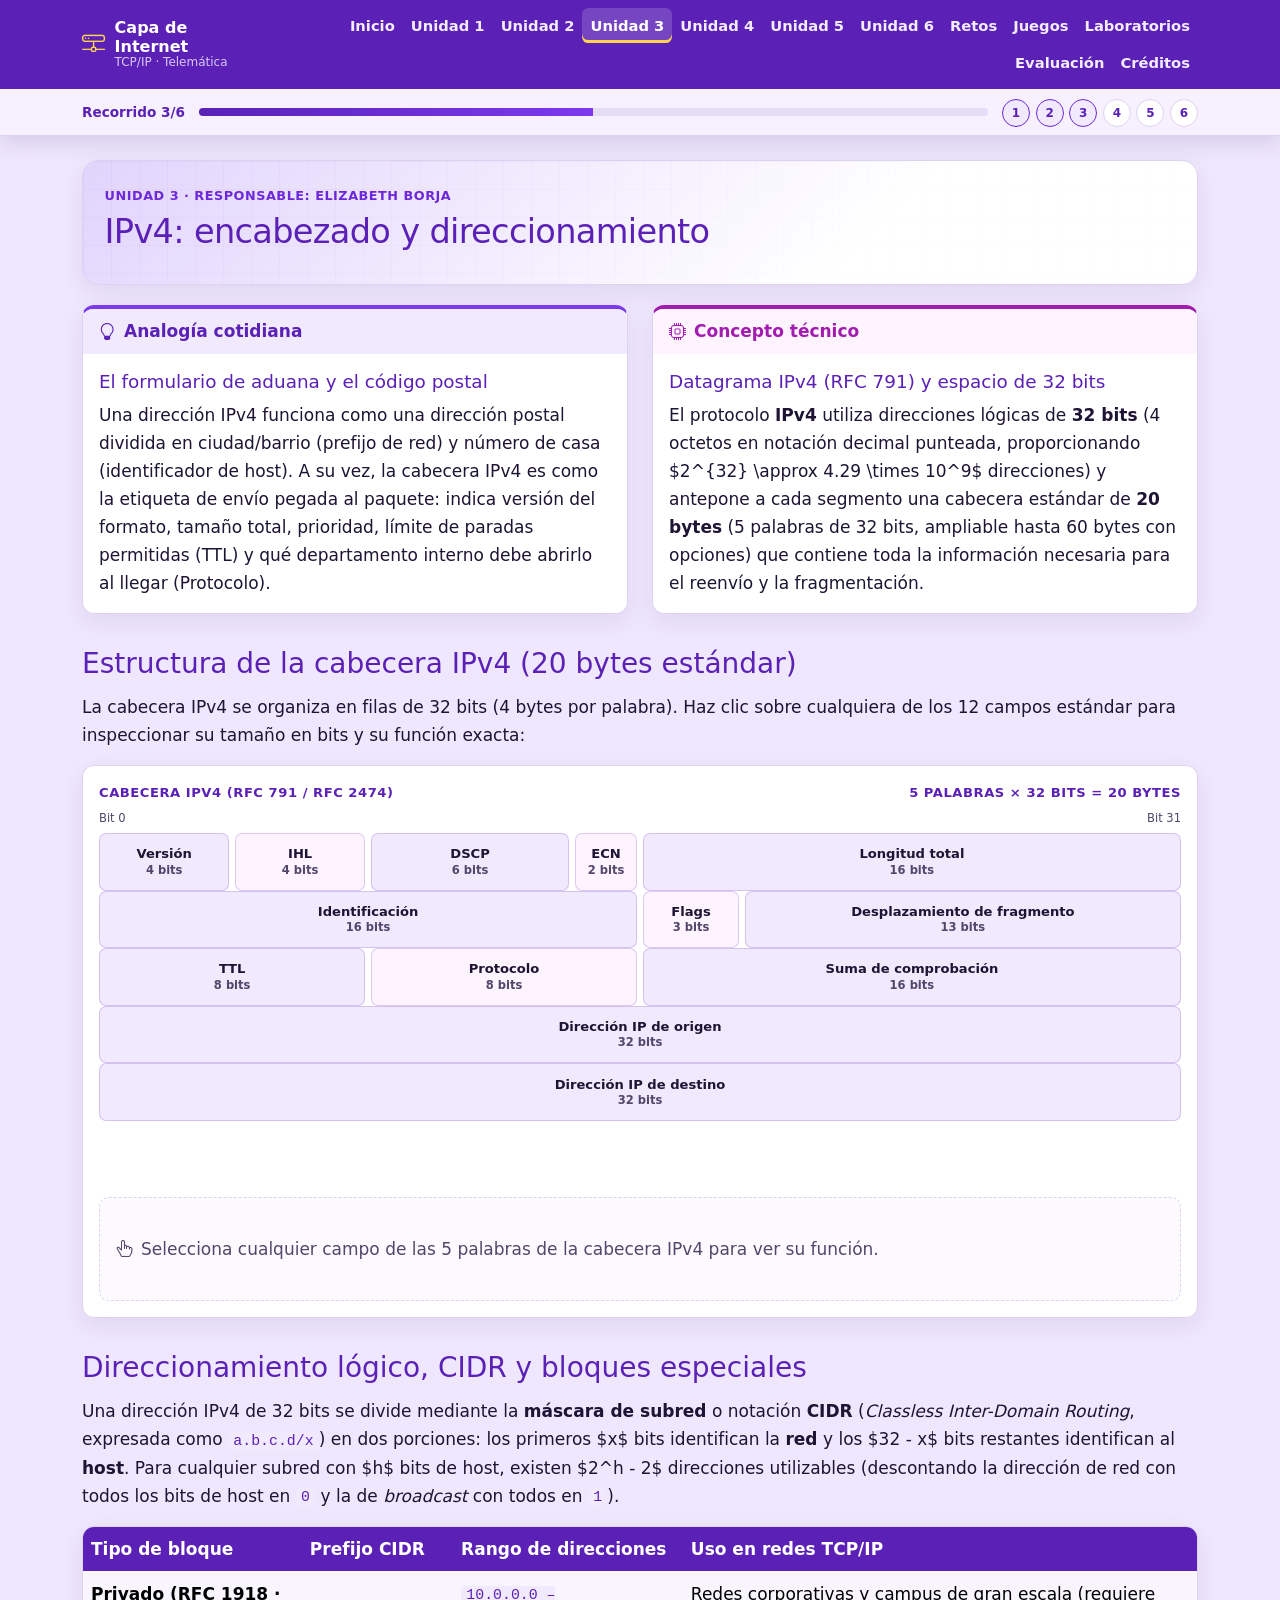
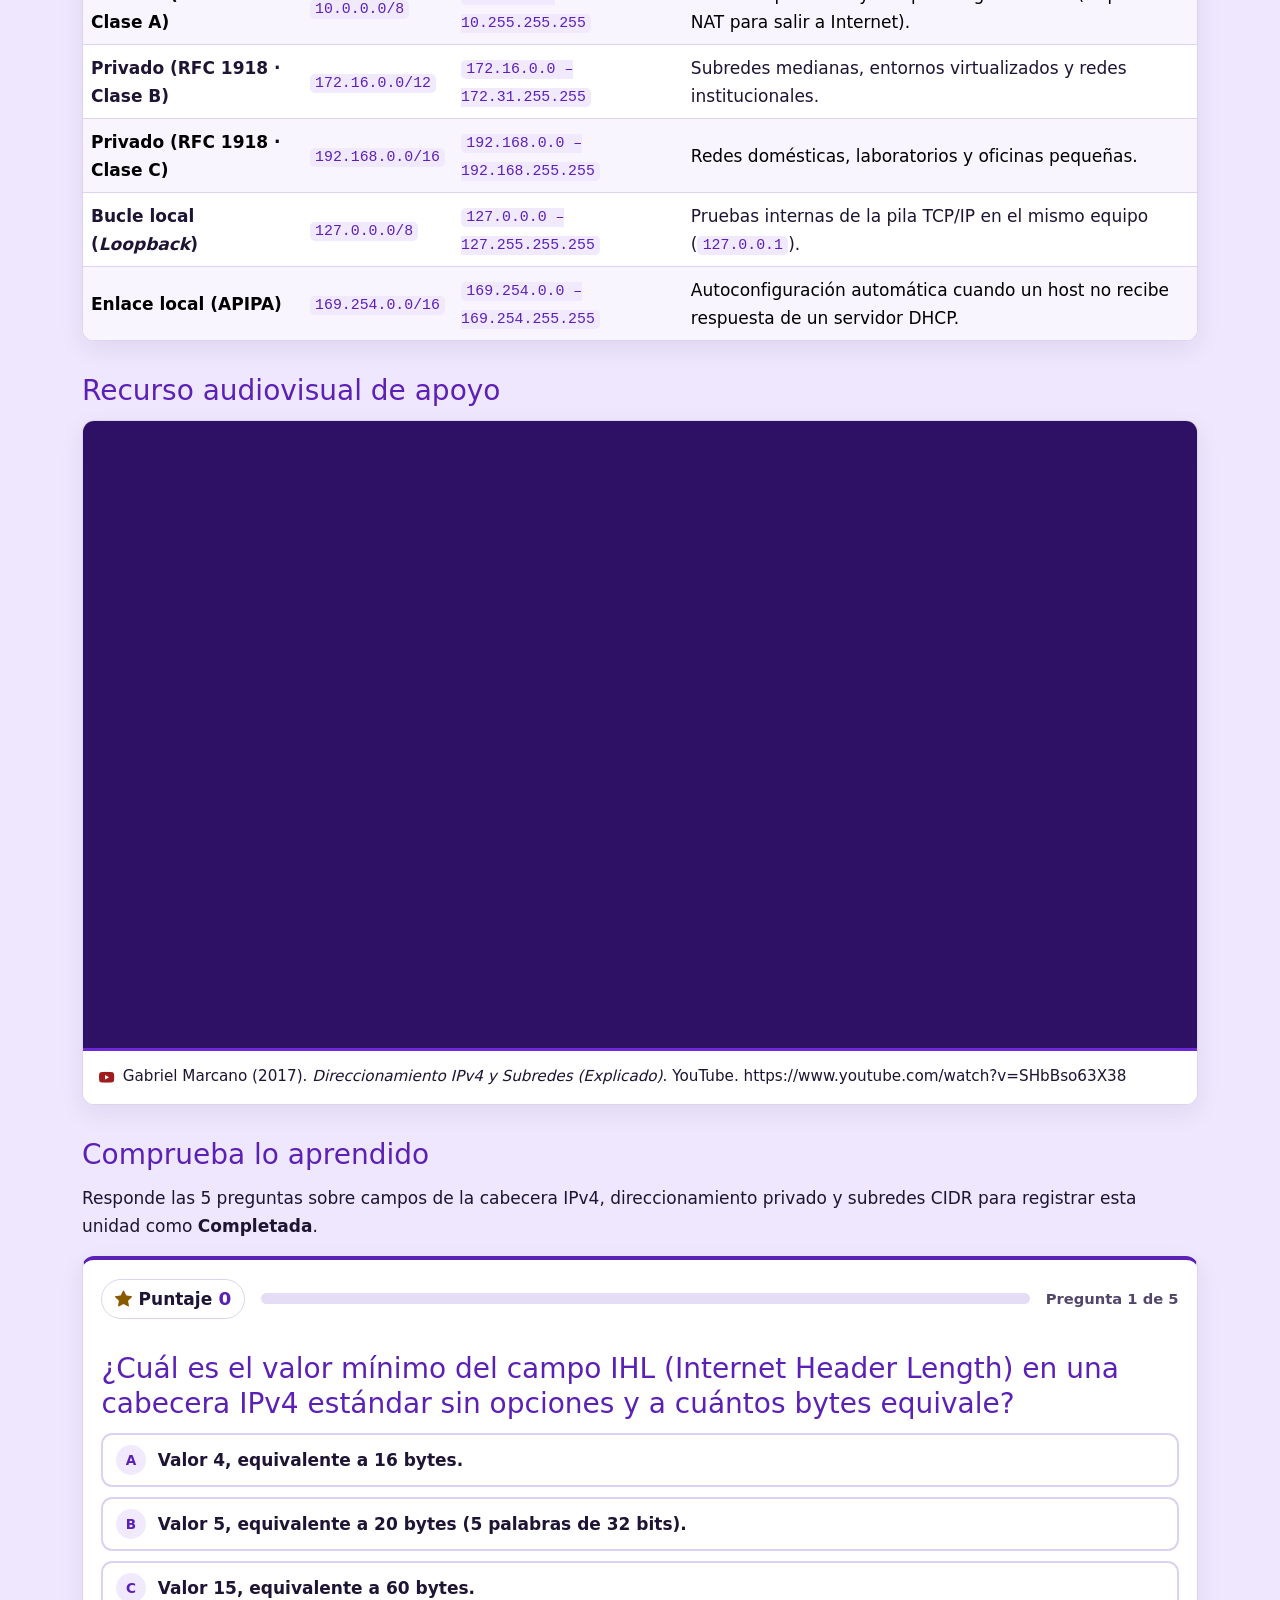
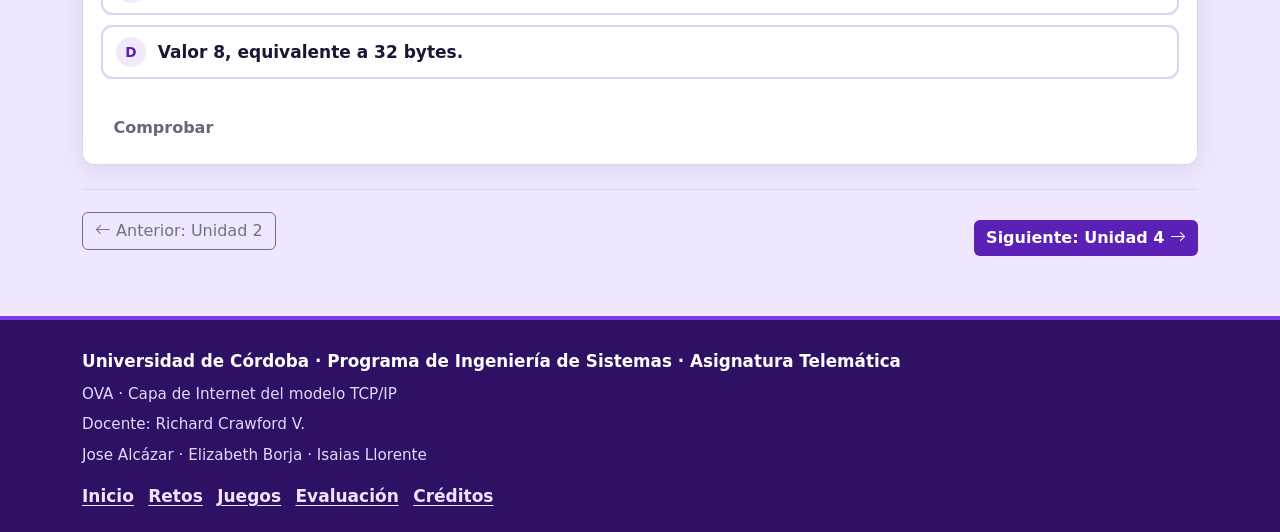
<file: unidades/unidad3.html>
<!DOCTYPE html>
<html lang="es">
<head>
  <meta charset="UTF-8">
  <meta name="viewport" content="width=device-width, initial-scale=1.0">
  <title>Unidad 3 · OVA Capa de Internet del modelo TCP/IP</title>
  <link href="https://cdn.jsdelivr.net/npm/bootstrap@5.3.3/dist/css/bootstrap.min.css" rel="stylesheet">
  <link href="https://cdn.jsdelivr.net/npm/bootstrap-icons@1.11.3/font/bootstrap-icons.min.css" rel="stylesheet">
  <link href="../css/styles.css" rel="stylesheet">
</head>
<body data-page="unidad3" data-unidad="unidad3">
  <a class="visually-hidden-focusable" href="#contenido">Saltar al contenido</a>

  <header class="ova-header">
    <nav class="navbar navbar-expand-xl ova-navbar" data-bs-theme="dark" aria-label="Principal">
      <div class="container-xl">
        <a class="navbar-brand" href="../index.html">
          <i class="bi bi-hdd-network" aria-hidden="true"></i>
          <span>
            <span class="ova-brand-titulo">Capa de Internet</span>
            <span class="ova-brand-sub">TCP/IP · Telemática</span>
          </span>
        </a>
        <button class="navbar-toggler" type="button" data-bs-toggle="collapse" data-bs-target="#menuOva" aria-controls="menuOva" aria-expanded="false" aria-label="Abrir menú">
          <span class="navbar-toggler-icon"></span>
        </button>
        <div class="collapse navbar-collapse" id="menuOva">
          <ul class="navbar-nav ms-lg-auto">
            <li class="nav-item"><a class="nav-link" href="../index.html" data-nav="inicio">Inicio</a></li>
            <li class="nav-item"><a class="nav-link" href="unidad1.html" data-nav="unidad1">Unidad 1</a></li>
            <li class="nav-item"><a class="nav-link" href="unidad2.html" data-nav="unidad2">Unidad 2</a></li>
            <li class="nav-item"><a class="nav-link" href="unidad3.html" data-nav="unidad3">Unidad 3</a></li>
            <li class="nav-item"><a class="nav-link" href="unidad4.html" data-nav="unidad4">Unidad 4</a></li>
            <li class="nav-item"><a class="nav-link" href="unidad5.html" data-nav="unidad5">Unidad 5</a></li>
            <li class="nav-item"><a class="nav-link" href="unidad6.html" data-nav="unidad6">Unidad 6</a></li>
            <li class="nav-item"><a class="nav-link" href="../retos.html" data-nav="retos">Retos</a></li>
            <li class="nav-item"><a class="nav-link" href="../juegos.html" data-nav="juegos">Juegos</a></li>
            <li class="nav-item"><a class="nav-link" href="./laboratorios.html" data-nav="laboratorios">Laboratorios</a></li>
            <li class="nav-item"><a class="nav-link" href="../evaluacion.html" data-nav="evaluacion">Evaluación</a></li>
            <li class="nav-item"><a class="nav-link" href="../creditos.html" data-nav="creditos">Créditos</a></li>
          </ul>
        </div>
      </div>
    </nav>
    <div class="ova-nav-progreso">
      <div class="container-xl">
        <div class="ova-nav-progreso-fila">
          <p class="ova-nav-progreso-texto">Recorrido <strong data-ova-unidades-visitadas>0</strong>/6</p>
          <div class="progress ova-progreso" role="progressbar" aria-label="Unidades visitadas" aria-valuemin="0" aria-valuemax="6" aria-valuenow="0" data-ova-progreso>
            <div class="progress-bar" data-ova-barra-progreso style="width: 0%"></div>
          </div>
          <ol class="ova-hops">
            <li><a class="ova-hop" href="unidad1.html" data-unidad="unidad1" aria-label="Unidad 1">1</a></li>
            <li><a class="ova-hop" href="unidad2.html" data-unidad="unidad2" aria-label="Unidad 2">2</a></li>
            <li><a class="ova-hop" href="unidad3.html" data-unidad="unidad3" aria-label="Unidad 3">3</a></li>
            <li><a class="ova-hop" href="unidad4.html" data-unidad="unidad4" aria-label="Unidad 4">4</a></li>
            <li><a class="ova-hop" href="unidad5.html" data-unidad="unidad5" aria-label="Unidad 5">5</a></li>
            <li><a class="ova-hop" href="unidad6.html" data-unidad="unidad6" aria-label="Unidad 6">6</a></li>
          </ol>
        </div>
      </div>
    </div>
  </header>

  <main class="ova-main" id="contenido">
    <div class="container-xl">
      <header class="ova-page-head">
        <p class="ova-kicker">Unidad 3 · Responsable: Elizabeth Borja</p>
        <h1>IPv4: encabezado y direccionamiento</h1>
      </header>

      <!-- 1. Analogía y Concepto técnico -->
      <section aria-labelledby="u3-intro-titulo">
        <h2 id="u3-intro-titulo" class="visually-hidden">Introducción conceptual</h2>
        <div class="row g-4">
          <div class="col-lg-6">
            <article class="card ova-card ova-card-analogia h-100">
              <div class="card-header">
                <i class="bi bi-lightbulb" aria-hidden="true"></i>
                Analogía cotidiana
              </div>
              <div class="card-body">
                <h3>El formulario de aduana y el código postal</h3>
                <p class="mb-0">Una dirección IPv4 funciona como una dirección postal dividida en ciudad/barrio (prefijo de red) y número de casa (identificador de host). A su vez, la cabecera IPv4 es como la etiqueta de envío pegada al paquete: indica versión del formato, tamaño total, prioridad, límite de paradas permitidas (TTL) y qué departamento interno debe abrirlo al llegar (Protocolo).</p>
              </div>
            </article>
          </div>
          <div class="col-lg-6">
            <article class="card ova-card ova-card-concepto h-100">
              <div class="card-header">
                <i class="bi bi-cpu" aria-hidden="true"></i>
                Concepto técnico
              </div>
              <div class="card-body">
                <h3>Datagrama IPv4 (RFC 791) y espacio de 32 bits</h3>
                <p class="mb-0">El protocolo <strong>IPv4</strong> utiliza direcciones lógicas de <strong>32 bits</strong> (4 octetos en notación decimal punteada, proporcionando $2^{32} \approx 4.29 \times 10^9$ direcciones) y antepone a cada segmento una cabecera estándar de <strong>20 bytes</strong> (5 palabras de 32 bits, ampliable hasta 60 bytes con opciones) que contiene toda la información necesaria para el reenvío y la fragmentación.</p>
              </div>
            </article>
          </div>
        </div>
      </section>

      <!-- 2. Diagrama interactivo de la cabecera IPv4 completa (5 palabras = 20 bytes) -->
      <section class="mt-4" aria-labelledby="u3-cabecera-titulo">
        <h2 id="u3-cabecera-titulo">Estructura de la cabecera IPv4 (20 bytes estándar)</h2>
        <p>La cabecera IPv4 se organiza en filas de 32 bits (4 bytes por palabra). Haz clic sobre cualquiera de los 12 campos estándar para inspeccionar su tamaño en bits y su función exacta:</p>

        <div class="ova-paquete mt-3" data-protocolo="ipv4">
          <div class="ova-paquete-titulo">
            <span>Cabecera IPv4 (RFC 791 / RFC 2474)</span>
            <span>5 palabras × 32 bits = 20 bytes</span>
          </div>
          <div class="ova-regla" aria-hidden="true"><span>Bit 0</span><span>Bit 31</span></div>

          <!-- Palabra 1: 4 + 4 + 6 + 2 + 16 = 32 bits -->
          <div class="ova-cabecera" role="radiogroup" aria-label="Primera palabra de la cabecera IPv4">
            <div class="ova-campo" style="--bits: 4">
              <div class="ova-campo-hit">
                <input class="ova-campo-input" type="radio" name="u3-ipv4" id="u3-ipv4-version" aria-labelledby="u3-ipv4-version-nombre">
                <label class="ova-campo-vista" id="u3-ipv4-version-nombre" for="u3-ipv4-version">Versión<small>4 bits</small></label>
              </div>
              <div class="ova-campo-info" aria-live="polite">
                <p class="ova-detalle-titulo">Versión (4 bits)</p>
                <p>Vale <code>4</code> (<code>0100</code> en binario). Permite a los routers identificar que el datagrama sigue el formato IPv4 antes de interpretar el resto de los campos.</p>
              </div>
            </div>
            <div class="ova-campo" style="--bits: 4">
              <div class="ova-campo-hit">
                <input class="ova-campo-input" type="radio" name="u3-ipv4" id="u3-ipv4-ihl" aria-labelledby="u3-ipv4-ihl-nombre">
                <label class="ova-campo-vista" id="u3-ipv4-ihl-nombre" for="u3-ipv4-ihl">IHL<small>4 bits</small></label>
              </div>
              <div class="ova-campo-info" aria-live="polite">
                <p class="ova-detalle-titulo">IHL · Internet Header Length (4 bits)</p>
                <p>Indica la longitud de la cabecera en palabras de 32 bits. El valor mínimo es <code>5</code> (20 bytes sin opciones) y el máximo es <code>15</code> (60 bytes).</p>
              </div>
            </div>
            <div class="ova-campo" style="--bits: 6">
              <div class="ova-campo-hit">
                <input class="ova-campo-input" type="radio" name="u3-ipv4" id="u3-ipv4-dscp" aria-labelledby="u3-ipv4-dscp-nombre">
                <label class="ova-campo-vista" id="u3-ipv4-dscp-nombre" for="u3-ipv4-dscp">DSCP<small>6 bits</small></label>
              </div>
              <div class="ova-campo-info" aria-live="polite">
                <p class="ova-detalle-titulo">DSCP · Differentiated Services Code Point (6 bits)</p>
                <p>Clasifica el tráfico para calidad de servicio (QoS), permitiendo priorizar paquetes sensibles al retardo como voz sobre IP o videoconferencia.</p>
              </div>
            </div>
            <div class="ova-campo" style="--bits: 2">
              <div class="ova-campo-hit">
                <input class="ova-campo-input" type="radio" name="u3-ipv4" id="u3-ipv4-ecn" aria-labelledby="u3-ipv4-ecn-nombre">
                <label class="ova-campo-vista" id="u3-ipv4-ecn-nombre" for="u3-ipv4-ecn">ECN<small>2 bits</small></label>
              </div>
              <div class="ova-campo-info" aria-live="polite">
                <p class="ova-detalle-titulo">ECN · Explicit Congestion Notification (2 bits)</p>
                <p>Permite a los routers marcar el datagrama cuando detectan congestión incipiente en sus colas, avisando a los extremos sin descartar paquetes.</p>
              </div>
            </div>
            <div class="ova-campo" style="--bits: 16">
              <div class="ova-campo-hit">
                <input class="ova-campo-input" type="radio" name="u3-ipv4" id="u3-ipv4-longitud" aria-labelledby="u3-ipv4-longitud-nombre">
                <label class="ova-campo-vista" id="u3-ipv4-longitud-nombre" for="u3-ipv4-longitud">Longitud total<small>16 bits</small></label>
              </div>
              <div class="ova-campo-info" aria-live="polite">
                <p class="ova-detalle-titulo">Longitud total (16 bits)</p>
                <p>Tamaño total del datagrama IPv4 (cabecera más datos) expresado en bytes. Su límite teórico máximo es $2^{16} - 1 = 65.535$ bytes.</p>
              </div>
            </div>
          </div>

          <!-- Palabra 2: 16 + 3 + 13 = 32 bits -->
          <div class="ova-cabecera" role="radiogroup" aria-label="Segunda palabra de la cabecera IPv4">
            <div class="ova-campo" style="--bits: 16">
              <div class="ova-campo-hit">
                <input class="ova-campo-input" type="radio" name="u3-ipv4" id="u3-ipv4-id" aria-labelledby="u3-ipv4-id-nombre">
                <label class="ova-campo-vista" id="u3-ipv4-id-nombre" for="u3-ipv4-id">Identificación<small>16 bits</small></label>
              </div>
              <div class="ova-campo-info" aria-live="polite">
                <p class="ova-detalle-titulo">Identificación (16 bits)</p>
                <p>Número único asignado por el origen a un datagrama; si el paquete se fragmenta al cruzar un enlace con MTU menor, todos los fragmentos comparten este mismo valor para poder reensamblarse en el destino.</p>
              </div>
            </div>
            <div class="ova-campo" style="--bits: 3">
              <div class="ova-campo-hit">
                <input class="ova-campo-input" type="radio" name="u3-ipv4" id="u3-ipv4-flags" aria-labelledby="u3-ipv4-flags-nombre">
                <label class="ova-campo-vista" id="u3-ipv4-flags-nombre" for="u3-ipv4-flags">Flags<small>3 bits</small></label>
              </div>
              <div class="ova-campo-info" aria-live="polite">
                <p class="ova-detalle-titulo">Flags de fragmentación (3 bits)</p>
                <p>Bit 0 reservado (0); bit 1 <strong>DF</strong> (<em>Don't Fragment</em>, prohíbe fragmentar); bit 2 <strong>MF</strong> (<em>More Fragments</em>, vale 1 en todos los fragmentos excepto el último).</p>
              </div>
            </div>
            <div class="ova-campo" style="--bits: 13">
              <div class="ova-campo-hit">
                <input class="ova-campo-input" type="radio" name="u3-ipv4" id="u3-ipv4-offset" aria-labelledby="u3-ipv4-offset-nombre">
                <label class="ova-campo-vista" id="u3-ipv4-offset-nombre" for="u3-ipv4-offset">Desplazamiento de fragmento<small>13 bits</small></label>
              </div>
              <div class="ova-campo-info" aria-live="polite">
                <p class="ova-detalle-titulo">Desplazamiento de fragmento · Fragment Offset (13 bits)</p>
                <p>Indica la posición exacta (en bloques de 8 bytes) donde encaja la carga útil de este fragmento dentro del datagrama original.</p>
              </div>
            </div>
          </div>

          <!-- Palabra 3: 8 + 8 + 16 = 32 bits -->
          <div class="ova-cabecera" role="radiogroup" aria-label="Tercera palabra de la cabecera IPv4">
            <div class="ova-campo" style="--bits: 8">
              <div class="ova-campo-hit">
                <input class="ova-campo-input" type="radio" name="u3-ipv4" id="u3-ipv4-ttl" aria-labelledby="u3-ipv4-ttl-nombre">
                <label class="ova-campo-vista" id="u3-ipv4-ttl-nombre" for="u3-ipv4-ttl">TTL<small>8 bits</small></label>
              </div>
              <div class="ova-campo-info" aria-live="polite">
                <p class="ova-detalle-titulo">TTL · Time to Live (8 bits)</p>
                <p>Contador máximo de saltos (hasta 255). Cada router lo reduce en 1; si llega a 0, el paquete se descarta para evitar bucles infinitos y se notifica con ICMP.</p>
              </div>
            </div>
            <div class="ova-campo" style="--bits: 8">
              <div class="ova-campo-hit">
                <input class="ova-campo-input" type="radio" name="u3-ipv4" id="u3-ipv4-proto" aria-labelledby="u3-ipv4-proto-nombre">
                <label class="ova-campo-vista" id="u3-ipv4-proto-nombre" for="u3-ipv4-proto">Protocolo<small>8 bits</small></label>
              </div>
              <div class="ova-campo-info" aria-live="polite">
                <p class="ova-detalle-titulo">Protocolo superior (8 bits)</p>
                <p>Identifica el protocolo encapsulado en los datos del datagrama: <code>1</code> = ICMP, <code>6</code> = TCP, <code>17</code> = UDP, <code>89</code> = OSPF.</p>
              </div>
            </div>
            <div class="ova-campo" style="--bits: 16">
              <div class="ova-campo-hit">
                <input class="ova-campo-input" type="radio" name="u3-ipv4" id="u3-ipv4-checksum" aria-labelledby="u3-ipv4-checksum-nombre">
                <label class="ova-campo-vista" id="u3-ipv4-checksum-nombre" for="u3-ipv4-checksum">Suma de comprobación<small>16 bits</small></label>
              </div>
              <div class="ova-campo-info" aria-live="polite">
                <p class="ova-detalle-titulo">Suma de comprobación de cabecera · Header Checksum (16 bits)</p>
                <p>Detecta errores de bits únicamente en la cabecera IPv4. Debe recalcularse en cada router porque el campo TTL cambia en cada salto.</p>
              </div>
            </div>
          </div>

          <!-- Palabra 4: 32 bits -->
          <div class="ova-cabecera" role="radiogroup" aria-label="Cuarta palabra de la cabecera IPv4">
            <div class="ova-campo" style="--bits: 32">
              <div class="ova-campo-hit">
                <input class="ova-campo-input" type="radio" name="u3-ipv4" id="u3-ipv4-src" aria-labelledby="u3-ipv4-src-nombre">
                <label class="ova-campo-vista" id="u3-ipv4-src-nombre" for="u3-ipv4-src">Dirección IP de origen<small>32 bits</small></label>
              </div>
              <div class="ova-campo-info" aria-live="polite">
                <p class="ova-detalle-titulo">Dirección IPv4 de origen (32 bits)</p>
                <p>Identificador lógico de la interfaz emisora del datagrama. Permanece invariable de extremo a extremo salvo que intervenga un dispositivo con traducción NAT.</p>
              </div>
            </div>
          </div>

          <!-- Palabra 5: 32 bits -->
          <div class="ova-cabecera" role="radiogroup" aria-label="Quinta palabra de la cabecera IPv4">
            <div class="ova-campo" style="--bits: 32">
              <div class="ova-campo-hit">
                <input class="ova-campo-input" type="radio" name="u3-ipv4" id="u3-ipv4-dst" aria-labelledby="u3-ipv4-dst-nombre">
                <label class="ova-campo-vista" id="u3-ipv4-dst-nombre" for="u3-ipv4-dst">Dirección IP de destino<small>32 bits</small></label>
              </div>
              <div class="ova-campo-info" aria-live="polite">
                <p class="ova-detalle-titulo">Dirección IPv4 de destino (32 bits)</p>
                <p>Identificador lógico del receptor final. Es el campo clave que cada router compara contra su tabla de reenvío mediante <em>Longest Prefix Match</em>.</p>
              </div>
            </div>
          </div>

          <p class="ova-detalle-vacio"><i class="bi bi-hand-index-thumb" aria-hidden="true"></i> Selecciona cualquier campo de las 5 palabras de la cabecera IPv4 para ver su función.</p>
        </div>
      </section>

      <!-- 3. Direccionamiento IPv4, CIDR y rangos especiales -->
      <section class="mt-4" aria-labelledby="u3-direccionamiento-titulo">
        <h2 id="u3-direccionamiento-titulo">Direccionamiento lógico, CIDR y bloques especiales</h2>
        <p>Una dirección IPv4 de 32 bits se divide mediante la <strong>máscara de subred</strong> o notación <strong>CIDR</strong> (<em>Classless Inter-Domain Routing</em>, expresada como <code>a.b.c.d/x</code>) en dos porciones: los primeros $x$ bits identifican la <strong>red</strong> y los $32 - x$ bits restantes identifican al <strong>host</strong>. Para cualquier subred con $h$ bits de host, existen $2^h - 2$ direcciones utilizables (descontando la dirección de red con todos los bits de host en <code>0</code> y la de <em>broadcast</em> con todos en <code>1</code>).</p>

        <div class="table-responsive ova-tabla">
          <table class="table table-striped align-middle mb-0">
            <caption class="visually-hidden">Bloques de direcciones IPv4 reservados y privados</caption>
            <thead>
              <tr>
                <th scope="col">Tipo de bloque</th>
                <th scope="col">Prefijo CIDR</th>
                <th scope="col">Rango de direcciones</th>
                <th scope="col">Uso en redes TCP/IP</th>
              </tr>
            </thead>
            <tbody>
              <tr>
                <th scope="row">Privado (RFC 1918 · Clase A)</th>
                <td><code>10.0.0.0/8</code></td>
                <td><code>10.0.0.0 – 10.255.255.255</code></td>
                <td>Redes corporativas y campus de gran escala (requiere NAT para salir a Internet).</td>
              </tr>
              <tr>
                <th scope="row">Privado (RFC 1918 · Clase B)</th>
                <td><code>172.16.0.0/12</code></td>
                <td><code>172.16.0.0 – 172.31.255.255</code></td>
                <td>Subredes medianas, entornos virtualizados y redes institucionales.</td>
              </tr>
              <tr>
                <th scope="row">Privado (RFC 1918 · Clase C)</th>
                <td><code>192.168.0.0/16</code></td>
                <td><code>192.168.0.0 – 192.168.255.255</code></td>
                <td>Redes domésticas, laboratorios y oficinas pequeñas.</td>
              </tr>
              <tr>
                <th scope="row">Bucle local (<em>Loopback</em>)</th>
                <td><code>127.0.0.0/8</code></td>
                <td><code>127.0.0.0 – 127.255.255.255</code></td>
                <td>Pruebas internas de la pila TCP/IP en el mismo equipo (<code>127.0.0.1</code>).</td>
              </tr>
              <tr>
                <th scope="row">Enlace local (APIPA)</th>
                <td><code>169.254.0.0/16</code></td>
                <td><code>169.254.0.0 – 169.254.255.255</code></td>
                <td>Autoconfiguración automática cuando un host no recibe respuesta de un servidor DHCP.</td>
              </tr>
            </tbody>
          </table>
        </div>
      </section>

      <!-- 4. Recurso audiovisual -->
      <section class="mt-4" aria-labelledby="u3-video-titulo">
        <h2 id="u3-video-titulo">Recurso audiovisual de apoyo</h2>
        <figure class="ova-video">
            <div class="ratio ratio-16x9">
              <iframe
                src="https://www.youtube-nocookie.com/embed/SHbBso63X38"
                title="Estructura de la cabecera IPv4 y direccionamiento CIDR"
                allow="accelerometer; autoplay; clipboard-write; encrypted-media; gyroscope; picture-in-picture; web-share"
                referrerpolicy="strict-origin-when-cross-origin"
                allowfullscreen></iframe>
            </div>
            <figcaption class="ova-video-cita">
              <i class="bi bi-youtube" aria-hidden="true"></i>
              <span>Gabriel Marcano (2017). <cite>Direccionamiento IPv4 y Subredes (Explicado)</cite>. YouTube. https://www.youtube.com/watch?v=SHbBso63X38</span>
            </figcaption>
          </figure>
      </section>

      <!-- 5. Cuestionario interactivo -->
      <section class="mt-4" aria-labelledby="u3-quiz-titulo">
        <h2 id="u3-quiz-titulo">Comprueba lo aprendido</h2>
        <p>Responde las 5 preguntas sobre campos de la cabecera IPv4, direccionamiento privado y subredes CIDR para registrar esta unidad como <strong>Completada</strong>.</p>
        <div data-ova-quiz="unidad3"></div>
      </section>

      <nav class="d-flex justify-content-between align-items-center mt-4 pt-3 border-top" aria-label="Navegación entre unidades">
        <a class="btn btn-outline-secondary" href="unidad2.html"><i class="bi bi-arrow-left" aria-hidden="true"></i> Anterior: Unidad 2</a>
        <a class="btn ova-btn-confirmar" href="unidad4.html">Siguiente: Unidad 4 <i class="bi bi-arrow-right" aria-hidden="true"></i></a>
      </nav>
    </div>
  </main>

  <footer class="ova-footer">
    <div class="container-xl">
      <p class="ova-footer-institucion">Universidad de Córdoba · Programa de Ingeniería de Sistemas · Asignatura Telemática</p>
      <p class="ova-footer-ova">OVA · Capa de Internet del modelo TCP/IP</p>
      <p class="ova-footer-docente">Docente: Richard Crawford V.</p>
      <p class="ova-footer-equipo">Jose Alcázar · Elizabeth Borja · Isaias Llorente</p>
      <nav class="ova-footer-nav" aria-label="Pie de página">
        <a href="../index.html">Inicio</a>
        <a href="../retos.html">Retos</a>
        <a href="../juegos.html">Juegos</a>
        <a href="../evaluacion.html">Evaluación</a>
        <a href="../creditos.html">Créditos</a>
      </nav>
    </div>
  </footer>

  <script src="https://cdn.jsdelivr.net/npm/bootstrap@5.3.3/dist/js/bootstrap.bundle.min.js"></script>
  <script src="../js/app.js"></script>
  <script src="../js/data/unidad3.js"></script>
  <script src="../js/quiz-engine.js"></script>
</body>
</html>
</file>
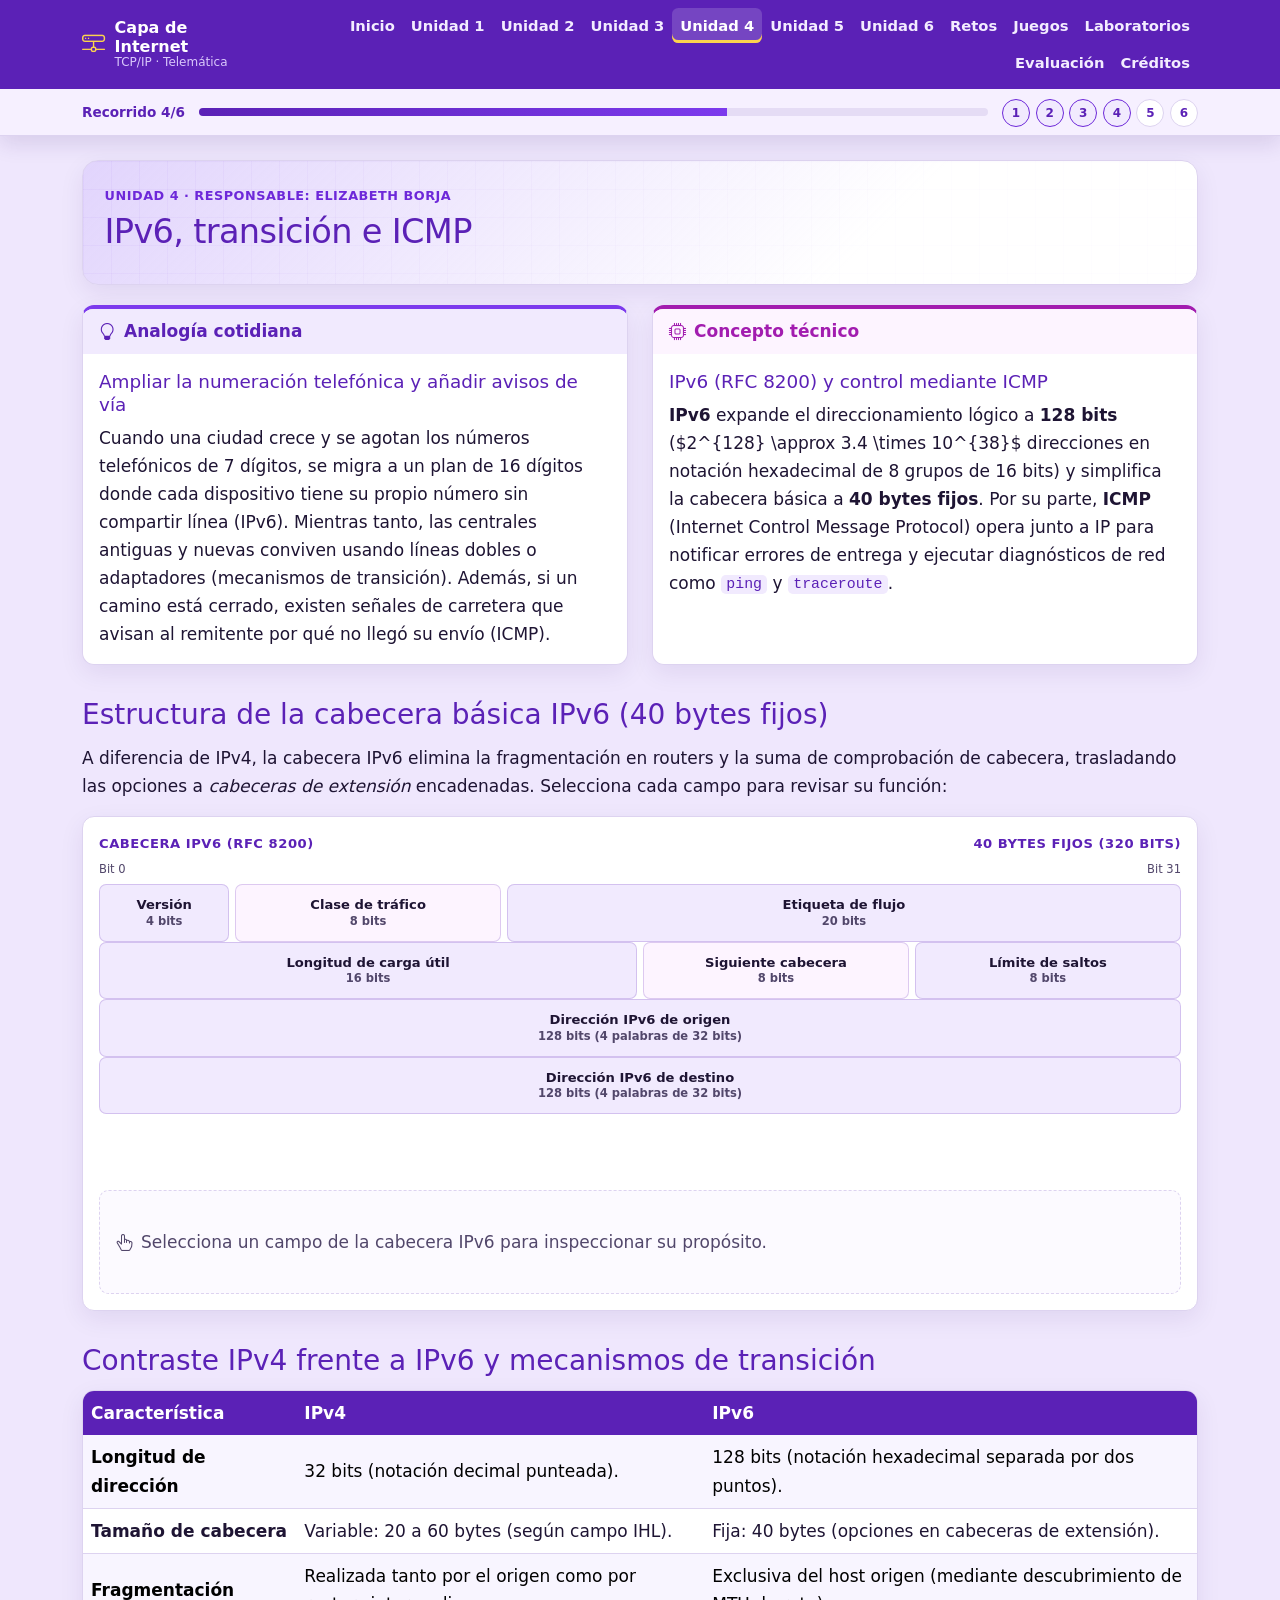
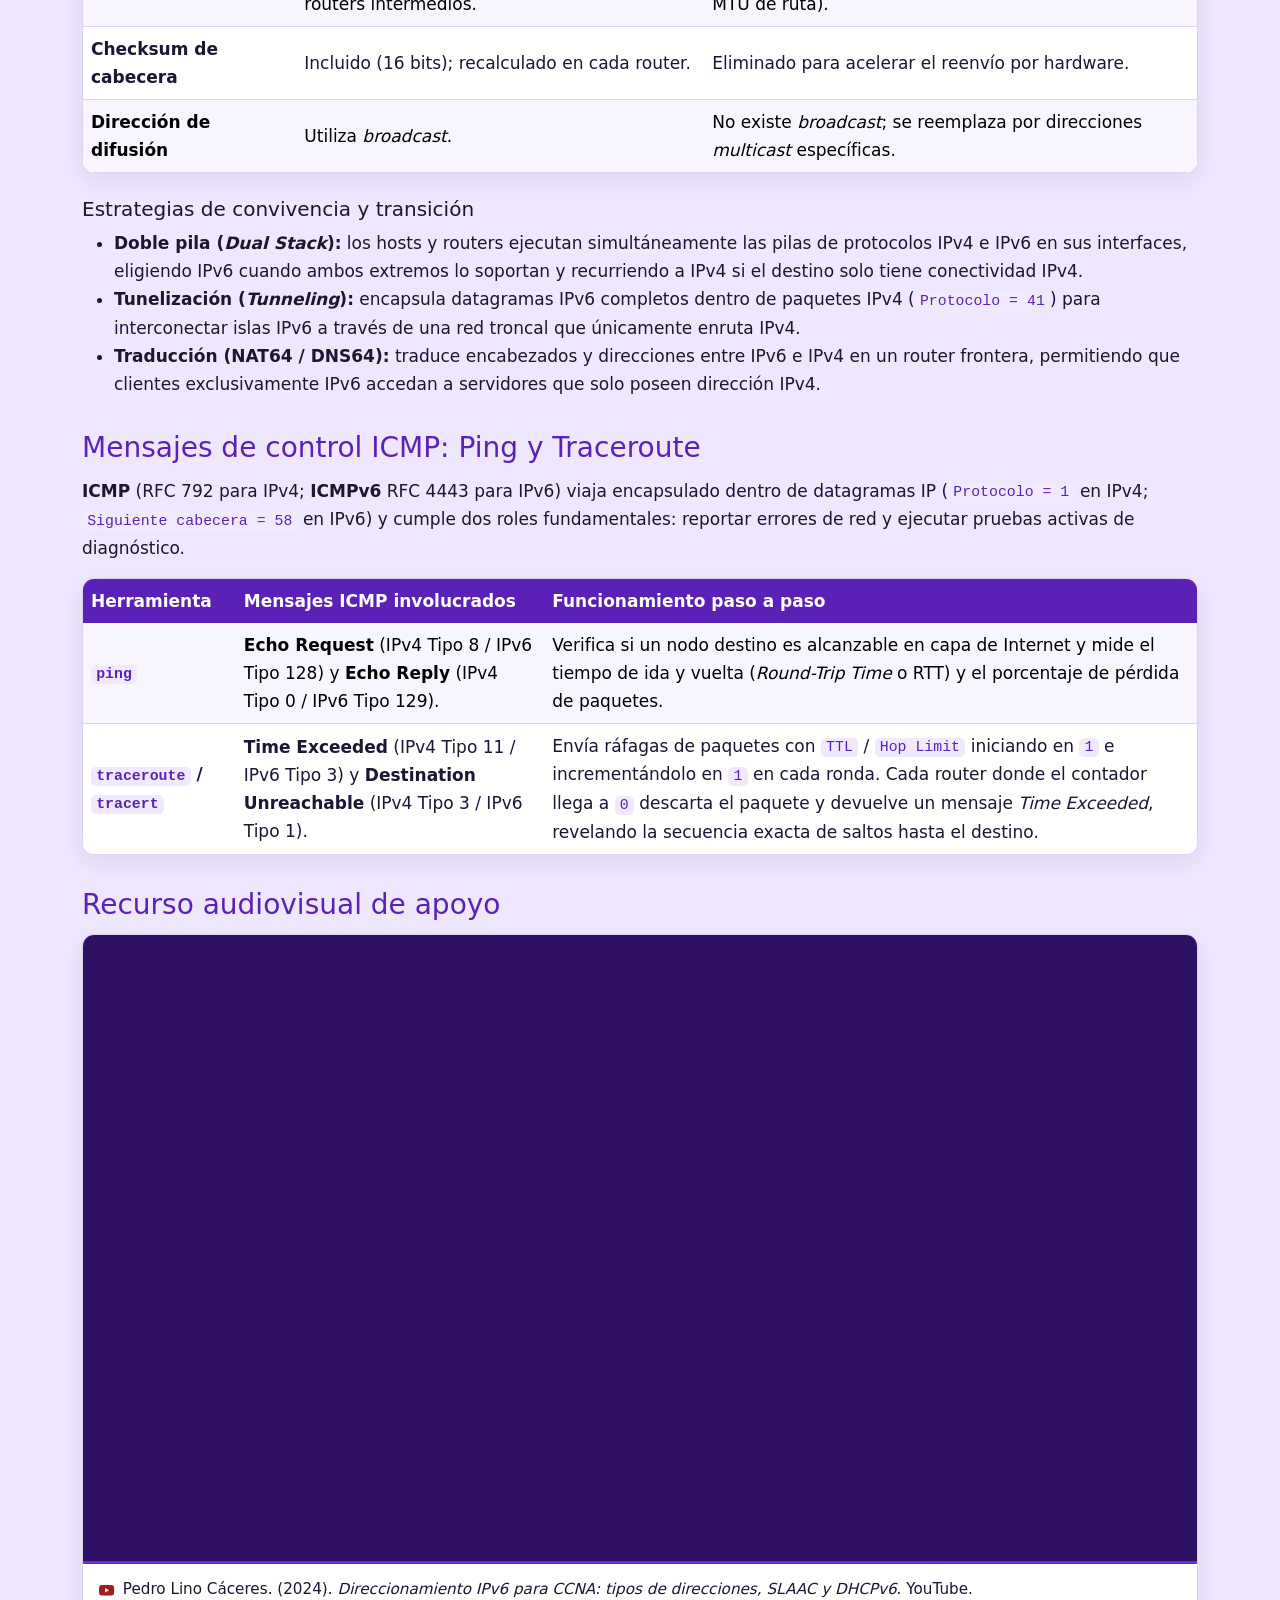
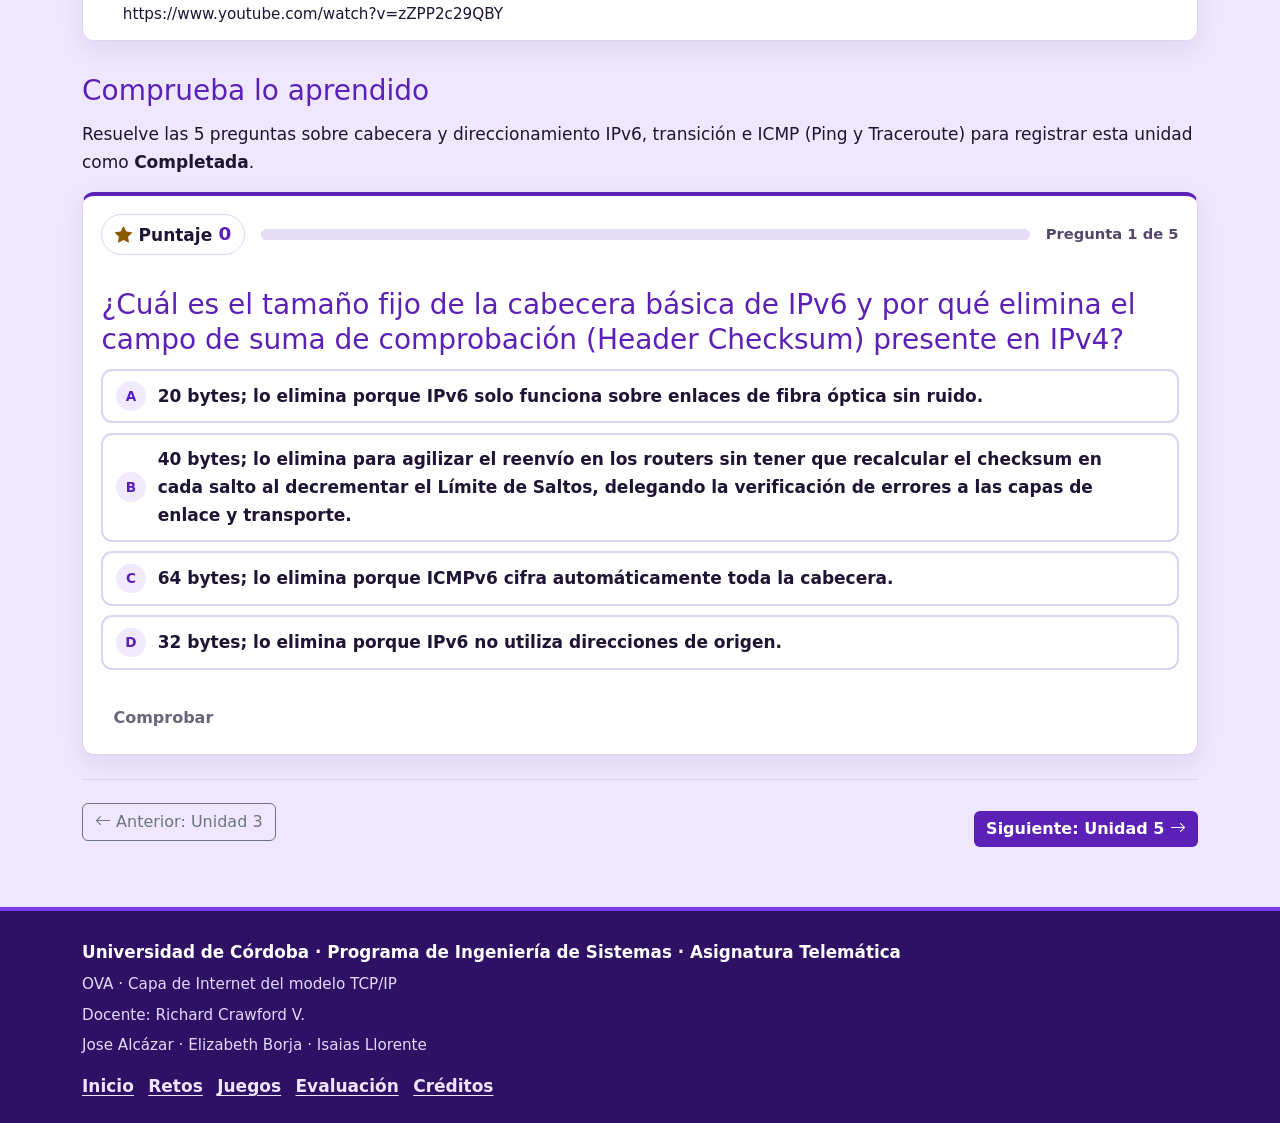
<file: unidades/unidad4.html>
<!DOCTYPE html>
<html lang="es">
<head>
  <meta charset="UTF-8">
  <meta name="viewport" content="width=device-width, initial-scale=1.0">
  <title>Unidad 4 · OVA Capa de Internet del modelo TCP/IP</title>
  <link href="https://cdn.jsdelivr.net/npm/bootstrap@5.3.3/dist/css/bootstrap.min.css" rel="stylesheet">
  <link href="https://cdn.jsdelivr.net/npm/bootstrap-icons@1.11.3/font/bootstrap-icons.min.css" rel="stylesheet">
  <link href="../css/styles.css" rel="stylesheet">
</head>
<body data-page="unidad4" data-unidad="unidad4">
  <a class="visually-hidden-focusable" href="#contenido">Saltar al contenido</a>

  <header class="ova-header">
    <nav class="navbar navbar-expand-xl ova-navbar" data-bs-theme="dark" aria-label="Principal">
      <div class="container-xl">
        <a class="navbar-brand" href="../index.html">
          <i class="bi bi-hdd-network" aria-hidden="true"></i>
          <span>
            <span class="ova-brand-titulo">Capa de Internet</span>
            <span class="ova-brand-sub">TCP/IP · Telemática</span>
          </span>
        </a>
        <button class="navbar-toggler" type="button" data-bs-toggle="collapse" data-bs-target="#menuOva" aria-controls="menuOva" aria-expanded="false" aria-label="Abrir menú">
          <span class="navbar-toggler-icon"></span>
        </button>
        <div class="collapse navbar-collapse" id="menuOva">
          <ul class="navbar-nav ms-lg-auto">
            <li class="nav-item"><a class="nav-link" href="../index.html" data-nav="inicio">Inicio</a></li>
            <li class="nav-item"><a class="nav-link" href="unidad1.html" data-nav="unidad1">Unidad 1</a></li>
            <li class="nav-item"><a class="nav-link" href="unidad2.html" data-nav="unidad2">Unidad 2</a></li>
            <li class="nav-item"><a class="nav-link" href="unidad3.html" data-nav="unidad3">Unidad 3</a></li>
            <li class="nav-item"><a class="nav-link" href="unidad4.html" data-nav="unidad4">Unidad 4</a></li>
            <li class="nav-item"><a class="nav-link" href="unidad5.html" data-nav="unidad5">Unidad 5</a></li>
            <li class="nav-item"><a class="nav-link" href="unidad6.html" data-nav="unidad6">Unidad 6</a></li>
            <li class="nav-item"><a class="nav-link" href="../retos.html" data-nav="retos">Retos</a></li>
            <li class="nav-item"><a class="nav-link" href="../juegos.html" data-nav="juegos">Juegos</a></li>
            <li class="nav-item"><a class="nav-link" href="./laboratorios.html" data-nav="laboratorios">Laboratorios</a></li>
            <li class="nav-item"><a class="nav-link" href="../evaluacion.html" data-nav="evaluacion">Evaluación</a></li>
            <li class="nav-item"><a class="nav-link" href="../creditos.html" data-nav="creditos">Créditos</a></li>
          </ul>
        </div>
      </div>
    </nav>
    <div class="ova-nav-progreso">
      <div class="container-xl">
        <div class="ova-nav-progreso-fila">
          <p class="ova-nav-progreso-texto">Recorrido <strong data-ova-unidades-visitadas>0</strong>/6</p>
          <div class="progress ova-progreso" role="progressbar" aria-label="Unidades visitadas" aria-valuemin="0" aria-valuemax="6" aria-valuenow="0" data-ova-progreso>
            <div class="progress-bar" data-ova-barra-progreso style="width: 0%"></div>
          </div>
          <ol class="ova-hops">
            <li><a class="ova-hop" href="unidad1.html" data-unidad="unidad1" aria-label="Unidad 1">1</a></li>
            <li><a class="ova-hop" href="unidad2.html" data-unidad="unidad2" aria-label="Unidad 2">2</a></li>
            <li><a class="ova-hop" href="unidad3.html" data-unidad="unidad3" aria-label="Unidad 3">3</a></li>
            <li><a class="ova-hop" href="unidad4.html" data-unidad="unidad4" aria-label="Unidad 4">4</a></li>
            <li><a class="ova-hop" href="unidad5.html" data-unidad="unidad5" aria-label="Unidad 5">5</a></li>
            <li><a class="ova-hop" href="unidad6.html" data-unidad="unidad6" aria-label="Unidad 6">6</a></li>
          </ol>
        </div>
      </div>
    </div>
  </header>

  <main class="ova-main" id="contenido">
    <div class="container-xl">
      <header class="ova-page-head">
        <p class="ova-kicker">Unidad 4 · Responsable: Elizabeth Borja</p>
        <h1>IPv6, transición e ICMP</h1>
      </header>

      <!-- 1. Analogía y Concepto técnico -->
      <section aria-labelledby="u4-intro-titulo">
        <h2 id="u4-intro-titulo" class="visually-hidden">Introducción conceptual</h2>
        <div class="row g-4">
          <div class="col-lg-6">
            <article class="card ova-card ova-card-analogia h-100">
              <div class="card-header">
                <i class="bi bi-lightbulb" aria-hidden="true"></i>
                Analogía cotidiana
              </div>
              <div class="card-body">
                <h3>Ampliar la numeración telefónica y añadir avisos de vía</h3>
                <p class="mb-0">Cuando una ciudad crece y se agotan los números telefónicos de 7 dígitos, se migra a un plan de 16 dígitos donde cada dispositivo tiene su propio número sin compartir línea (IPv6). Mientras tanto, las centrales antiguas y nuevas conviven usando líneas dobles o adaptadores (mecanismos de transición). Además, si un camino está cerrado, existen señales de carretera que avisan al remitente por qué no llegó su envío (ICMP).</p>
              </div>
            </article>
          </div>
          <div class="col-lg-6">
            <article class="card ova-card ova-card-concepto h-100">
              <div class="card-header">
                <i class="bi bi-cpu" aria-hidden="true"></i>
                Concepto técnico
              </div>
              <div class="card-body">
                <h3>IPv6 (RFC 8200) y control mediante ICMP</h3>
                <p class="mb-0"><strong>IPv6</strong> expande el direccionamiento lógico a <strong>128 bits</strong> ($2^{128} \approx 3.4 \times 10^{38}$ direcciones en notación hexadecimal de 8 grupos de 16 bits) y simplifica la cabecera básica a <strong>40 bytes fijos</strong>. Por su parte, <strong>ICMP</strong> (Internet Control Message Protocol) opera junto a IP para notificar errores de entrega y ejecutar diagnósticos de red como <code>ping</code> y <code>traceroute</code>.</p>
              </div>
            </article>
          </div>
        </div>
      </section>

      <!-- 2. Diagrama interactivo de la cabecera IPv6 -->
      <section class="mt-4" aria-labelledby="u4-cabecera-titulo">
        <h2 id="u4-cabecera-titulo">Estructura de la cabecera básica IPv6 (40 bytes fijos)</h2>
        <p>A diferencia de IPv4, la cabecera IPv6 elimina la fragmentación en routers y la suma de comprobación de cabecera, trasladando las opciones a <em>cabeceras de extensión</em> encadenadas. Selecciona cada campo para revisar su función:</p>

        <div class="ova-paquete mt-3" data-protocolo="ipv6">
          <div class="ova-paquete-titulo">
            <span>Cabecera IPv6 (RFC 8200)</span>
            <span>40 bytes fijos (320 bits)</span>
          </div>
          <div class="ova-regla" aria-hidden="true"><span>Bit 0</span><span>Bit 31</span></div>

          <!-- Palabra 1: 4 + 8 + 20 = 32 bits -->
          <div class="ova-cabecera" role="radiogroup" aria-label="Primera palabra de la cabecera IPv6">
            <div class="ova-campo" style="--bits: 4">
              <div class="ova-campo-hit">
                <input class="ova-campo-input" type="radio" name="u4-ipv6" id="u4-ipv6-version" aria-labelledby="u4-ipv6-version-nombre">
                <label class="ova-campo-vista" id="u4-ipv6-version-nombre" for="u4-ipv6-version">Versión<small>4 bits</small></label>
              </div>
              <div class="ova-campo-info" aria-live="polite">
                <p class="ova-detalle-titulo">Versión (4 bits)</p>
                <p>Vale <code>6</code> (<code>0110</code> en binario) e identifica el formato de datagrama IPv6.</p>
              </div>
            </div>
            <div class="ova-campo" style="--bits: 8">
              <div class="ova-campo-hit">
                <input class="ova-campo-input" type="radio" name="u4-ipv6" id="u4-ipv6-tc" aria-labelledby="u4-ipv6-tc-nombre">
                <label class="ova-campo-vista" id="u4-ipv6-tc-nombre" for="u4-ipv6-tc">Clase de tráfico<small>8 bits</small></label>
              </div>
              <div class="ova-campo-info" aria-live="polite">
                <p class="ova-detalle-titulo">Clase de tráfico · Traffic Class (8 bits)</p>
                <p>Equivalente a DSCP (6 bits) + ECN (2 bits) de IPv4; permite diferenciar prioridades de calidad de servicio (QoS) y notificar congestión explícita.</p>
              </div>
            </div>
            <div class="ova-campo" style="--bits: 20">
              <div class="ova-campo-hit">
                <input class="ova-campo-input" type="radio" name="u4-ipv6" id="u4-ipv6-flow" aria-labelledby="u4-ipv6-flow-nombre">
                <label class="ova-campo-vista" id="u4-ipv6-flow-nombre" for="u4-ipv6-flow">Etiqueta de flujo<small>20 bits</small></label>
              </div>
              <div class="ova-campo-info" aria-live="polite">
                <p class="ova-detalle-titulo">Etiqueta de flujo · Flow Label (20 bits)</p>
                <p>Identifica paquetes pertenecientes a un mismo flujo de comunicación (por ejemplo, una transmisión multimedia en tiempo real) para que los routers les apliquen un tratamiento uniforme sin inspeccionar puertos.</p>
              </div>
            </div>
          </div>

          <!-- Palabra 2: 16 + 8 + 8 = 32 bits -->
          <div class="ova-cabecera" role="radiogroup" aria-label="Segunda palabra de la cabecera IPv6">
            <div class="ova-campo" style="--bits: 16">
              <div class="ova-campo-hit">
                <input class="ova-campo-input" type="radio" name="u4-ipv6" id="u4-ipv6-payload" aria-labelledby="u4-ipv6-payload-nombre">
                <label class="ova-campo-vista" id="u4-ipv6-payload-nombre" for="u4-ipv6-payload">Longitud de carga útil<small>16 bits</small></label>
              </div>
              <div class="ova-campo-info" aria-live="polite">
                <p class="ova-detalle-titulo">Longitud de carga útil · Payload Length (16 bits)</p>
                <p>Indica el tamaño en bytes de todo lo que sigue a los 40 bytes de la cabecera fija (incluyendo cabeceras de extensión y datos de transporte), hasta 65.535 bytes.</p>
              </div>
            </div>
            <div class="ova-campo" style="--bits: 8">
              <div class="ova-campo-hit">
                <input class="ova-campo-input" type="radio" name="u4-ipv6" id="u4-ipv6-next" aria-labelledby="u4-ipv6-next-nombre">
                <label class="ova-campo-vista" id="u4-ipv6-next-nombre" for="u4-ipv6-next">Siguiente cabecera<small>8 bits</small></label>
              </div>
              <div class="ova-campo-info" aria-live="polite">
                <p class="ova-detalle-titulo">Siguiente cabecera · Next Header (8 bits)</p>
                <p>Identifica el tipo de cabecera que viene inmediatamente después: puede ser una cabecera de extensión IPv6 (por ejemplo, <code>44</code> Fragmentación) o el protocolo de transporte (<code>6</code> TCP, <code>17</code> UDP, <code>58</code> ICMPv6).</p>
              </div>
            </div>
            <div class="ova-campo" style="--bits: 8">
              <div class="ova-campo-hit">
                <input class="ova-campo-input" type="radio" name="u4-ipv6" id="u4-ipv6-hop" aria-labelledby="u4-ipv6-hop-nombre">
                <label class="ova-campo-vista" id="u4-ipv6-hop-nombre" for="u4-ipv6-hop">Límite de saltos<small>8 bits</small></label>
              </div>
              <div class="ova-campo-info" aria-live="polite">
                <p class="ova-detalle-titulo">Límite de saltos · Hop Limit (8 bits)</p>
                <p>Cumple exactamente la misma función que el TTL de IPv4: cada router lo decrementa en 1 y descarta el datagrama si llega a 0.</p>
              </div>
            </div>
          </div>

          <!-- Palabras 3 a 6: 128 bits -->
          <div class="ova-cabecera" role="radiogroup" aria-label="Dirección IPv6 de origen">
            <div class="ova-campo" style="--bits: 32">
              <div class="ova-campo-hit">
                <input class="ova-campo-input" type="radio" name="u4-ipv6" id="u4-ipv6-src" aria-labelledby="u4-ipv6-src-nombre">
                <label class="ova-campo-vista" id="u4-ipv6-src-nombre" for="u4-ipv6-src">Dirección IPv6 de origen<small>128 bits (4 palabras de 32 bits)</small></label>
              </div>
              <div class="ova-campo-info" aria-live="polite">
                <p class="ova-detalle-titulo">Dirección IPv6 de origen (128 bits)</p>
                <p>Identificador lógico de 16 bytes del nodo emisor (por ejemplo, global unicast <code>2001:db8::/32</code> o link-local <code>fe80::/10</code>).</p>
              </div>
            </div>
          </div>

          <!-- Palabras 7 a 10: 128 bits -->
          <div class="ova-cabecera" role="radiogroup" aria-label="Dirección IPv6 de destino">
            <div class="ova-campo" style="--bits: 32">
              <div class="ova-campo-hit">
                <input class="ova-campo-input" type="radio" name="u4-ipv6" id="u4-ipv6-dst" aria-labelledby="u4-ipv6-dst-nombre">
                <label class="ova-campo-vista" id="u4-ipv6-dst-nombre" for="u4-ipv6-dst">Dirección IPv6 de destino<small>128 bits (4 palabras de 32 bits)</small></label>
              </div>
              <div class="ova-campo-info" aria-live="polite">
                <p class="ova-detalle-titulo">Dirección IPv6 de destino (128 bits)</p>
                <p>Dirección unicast, multicast o anycast del receptor final hacia donde los routers enrutan el datagrama.</p>
              </div>
            </div>
          </div>

          <p class="ova-detalle-vacio"><i class="bi bi-hand-index-thumb" aria-hidden="true"></i> Selecciona un campo de la cabecera IPv6 para inspeccionar su propósito.</p>
        </div>
      </section>

      <!-- 3. Contraste IPv4 vs IPv6 y Mecanismos de transición -->
      <section class="mt-4" aria-labelledby="u4-transicion-titulo">
        <h2 id="u4-transicion-titulo">Contraste IPv4 frente a IPv6 y mecanismos de transición</h2>
        <div class="table-responsive ova-tabla">
          <table class="table table-striped align-middle mb-0">
            <caption class="visually-hidden">Comparación técnica entre IPv4 e IPv6</caption>
            <thead>
              <tr>
                <th scope="col">Característica</th>
                <th scope="col">IPv4</th>
                <th scope="col">IPv6</th>
              </tr>
            </thead>
            <tbody>
              <tr>
                <th scope="row">Longitud de dirección</th>
                <td>32 bits (notación decimal punteada).</td>
                <td>128 bits (notación hexadecimal separada por dos puntos).</td>
              </tr>
              <tr>
                <th scope="row">Tamaño de cabecera</th>
                <td>Variable: 20 a 60 bytes (según campo IHL).</td>
                <td>Fija: 40 bytes (opciones en cabeceras de extensión).</td>
              </tr>
              <tr>
                <th scope="row">Fragmentación</th>
                <td>Realizada tanto por el origen como por routers intermedios.</td>
                <td>Exclusiva del host origen (mediante descubrimiento de MTU de ruta).</td>
              </tr>
              <tr>
                <th scope="row">Checksum de cabecera</th>
                <td>Incluido (16 bits); recalculado en cada router.</td>
                <td>Eliminado para acelerar el reenvío por hardware.</td>
              </tr>
              <tr>
                <th scope="row">Dirección de difusión</th>
                <td>Utiliza <em>broadcast</em>.</td>
                <td>No existe <em>broadcast</em>; se reemplaza por direcciones <em>multicast</em> específicas.</td>
              </tr>
            </tbody>
          </table>
        </div>

        <h3 class="h5 mt-4">Estrategias de convivencia y transición</h3>
        <ul>
          <li><strong>Doble pila (<em>Dual Stack</em>):</strong> los hosts y routers ejecutan simultáneamente las pilas de protocolos IPv4 e IPv6 en sus interfaces, eligiendo IPv6 cuando ambos extremos lo soportan y recurriendo a IPv4 si el destino solo tiene conectividad IPv4.</li>
          <li><strong>Tunelización (<em>Tunneling</em>):</strong> encapsula datagramas IPv6 completos dentro de paquetes IPv4 (<code>Protocolo = 41</code>) para interconectar islas IPv6 a través de una red troncal que únicamente enruta IPv4.</li>
          <li><strong>Traducción (NAT64 / DNS64):</strong> traduce encabezados y direcciones entre IPv6 e IPv4 en un router frontera, permitiendo que clientes exclusivamente IPv6 accedan a servidores que solo poseen dirección IPv4.</li>
        </ul>
      </section>

      <!-- 4. Protocolo ICMP: Ping y Traceroute -->
      <section class="mt-4" aria-labelledby="u4-icmp-titulo">
        <h2 id="u4-icmp-titulo">Mensajes de control ICMP: Ping y Traceroute</h2>
        <p><strong>ICMP</strong> (RFC 792 para IPv4; <strong>ICMPv6</strong> RFC 4443 para IPv6) viaja encapsulado dentro de datagramas IP (<code>Protocolo = 1</code> en IPv4; <code>Siguiente cabecera = 58</code> en IPv6) y cumple dos roles fundamentales: reportar errores de red y ejecutar pruebas activas de diagnóstico.</p>

        <div class="table-responsive ova-tabla">
          <table class="table table-striped align-middle mb-0">
            <caption class="visually-hidden">Herramientas de diagnóstico basadas en ICMP</caption>
            <thead>
              <tr>
                <th scope="col">Herramienta</th>
                <th scope="col">Mensajes ICMP involucrados</th>
                <th scope="col">Funcionamiento paso a paso</th>
              </tr>
            </thead>
            <tbody>
              <tr>
                <th scope="row"><code>ping</code></th>
                <td><strong>Echo Request</strong> (IPv4 Tipo 8 / IPv6 Tipo 128) y <strong>Echo Reply</strong> (IPv4 Tipo 0 / IPv6 Tipo 129).</td>
                <td>Verifica si un nodo destino es alcanzable en capa de Internet y mide el tiempo de ida y vuelta (<em>Round-Trip Time</em> o RTT) y el porcentaje de pérdida de paquetes.</td>
              </tr>
              <tr>
                <th scope="row"><code>traceroute</code> / <code>tracert</code></th>
                <td><strong>Time Exceeded</strong> (IPv4 Tipo 11 / IPv6 Tipo 3) y <strong>Destination Unreachable</strong> (IPv4 Tipo 3 / IPv6 Tipo 1).</td>
                <td>Envía ráfagas de paquetes con <code>TTL</code> / <code>Hop Limit</code> iniciando en <code>1</code> e incrementándolo en <code>1</code> en cada ronda. Cada router donde el contador llega a <code>0</code> descarta el paquete y devuelve un mensaje <em>Time Exceeded</em>, revelando la secuencia exacta de saltos hasta el destino.</td>
              </tr>
            </tbody>
          </table>
        </div>
      </section>

      <!-- 5. Recurso audiovisual -->
      <section class="mt-4" aria-labelledby="u4-video-titulo">
        <h2 id="u4-video-titulo">Recurso audiovisual de apoyo</h2>
        <figure class="ova-video">
            <div class="ratio ratio-16x9">
              <iframe
                src="https://www.youtube-nocookie.com/embed/zZPP2c29QBY"
                title="IPv6, mecanismos de transición y mensajes de diagnóstico ICMP"
                allow="accelerometer; autoplay; clipboard-write; encrypted-media; gyroscope; picture-in-picture; web-share"
                referrerpolicy="strict-origin-when-cross-origin"
                allowfullscreen></iframe>
            </div>
            <figcaption class="ova-video-cita">
              <i class="bi bi-youtube" aria-hidden="true"></i>
              <span>Pedro Lino Cáceres. (2024). <cite>Direccionamiento IPv6 para CCNA: tipos de direcciones, SLAAC y DHCPv6</cite>. YouTube. https://www.youtube.com/watch?v=zZPP2c29QBY</span>
            </figcaption>
          </figure>
      </section>

      <!-- 6. Cuestionario interactivo -->
      <section class="mt-4" aria-labelledby="u4-quiz-titulo">
        <h2 id="u4-quiz-titulo">Comprueba lo aprendido</h2>
        <p>Resuelve las 5 preguntas sobre cabecera y direccionamiento IPv6, transición e ICMP (Ping y Traceroute) para registrar esta unidad como <strong>Completada</strong>.</p>
        <div data-ova-quiz="unidad4"></div>
      </section>

      <nav class="d-flex justify-content-between align-items-center mt-4 pt-3 border-top" aria-label="Navegación entre unidades">
        <a class="btn btn-outline-secondary" href="unidad3.html"><i class="bi bi-arrow-left" aria-hidden="true"></i> Anterior: Unidad 3</a>
        <a class="btn ova-btn-confirmar" href="unidad5.html">Siguiente: Unidad 5 <i class="bi bi-arrow-right" aria-hidden="true"></i></a>
      </nav>
    </div>
  </main>

  <footer class="ova-footer">
    <div class="container-xl">
      <p class="ova-footer-institucion">Universidad de Córdoba · Programa de Ingeniería de Sistemas · Asignatura Telemática</p>
      <p class="ova-footer-ova">OVA · Capa de Internet del modelo TCP/IP</p>
      <p class="ova-footer-docente">Docente: Richard Crawford V.</p>
      <p class="ova-footer-equipo">Jose Alcázar · Elizabeth Borja · Isaias Llorente</p>
      <nav class="ova-footer-nav" aria-label="Pie de página">
        <a href="../index.html">Inicio</a>
        <a href="../retos.html">Retos</a>
        <a href="../juegos.html">Juegos</a>
        <a href="../evaluacion.html">Evaluación</a>
        <a href="../creditos.html">Créditos</a>
      </nav>
    </div>
  </footer>

  <script src="https://cdn.jsdelivr.net/npm/bootstrap@5.3.3/dist/js/bootstrap.bundle.min.js"></script>
  <script src="../js/app.js"></script>
  <script src="../js/data/unidad4.js"></script>
  <script src="../js/quiz-engine.js"></script>
</body>
</html>
</file>
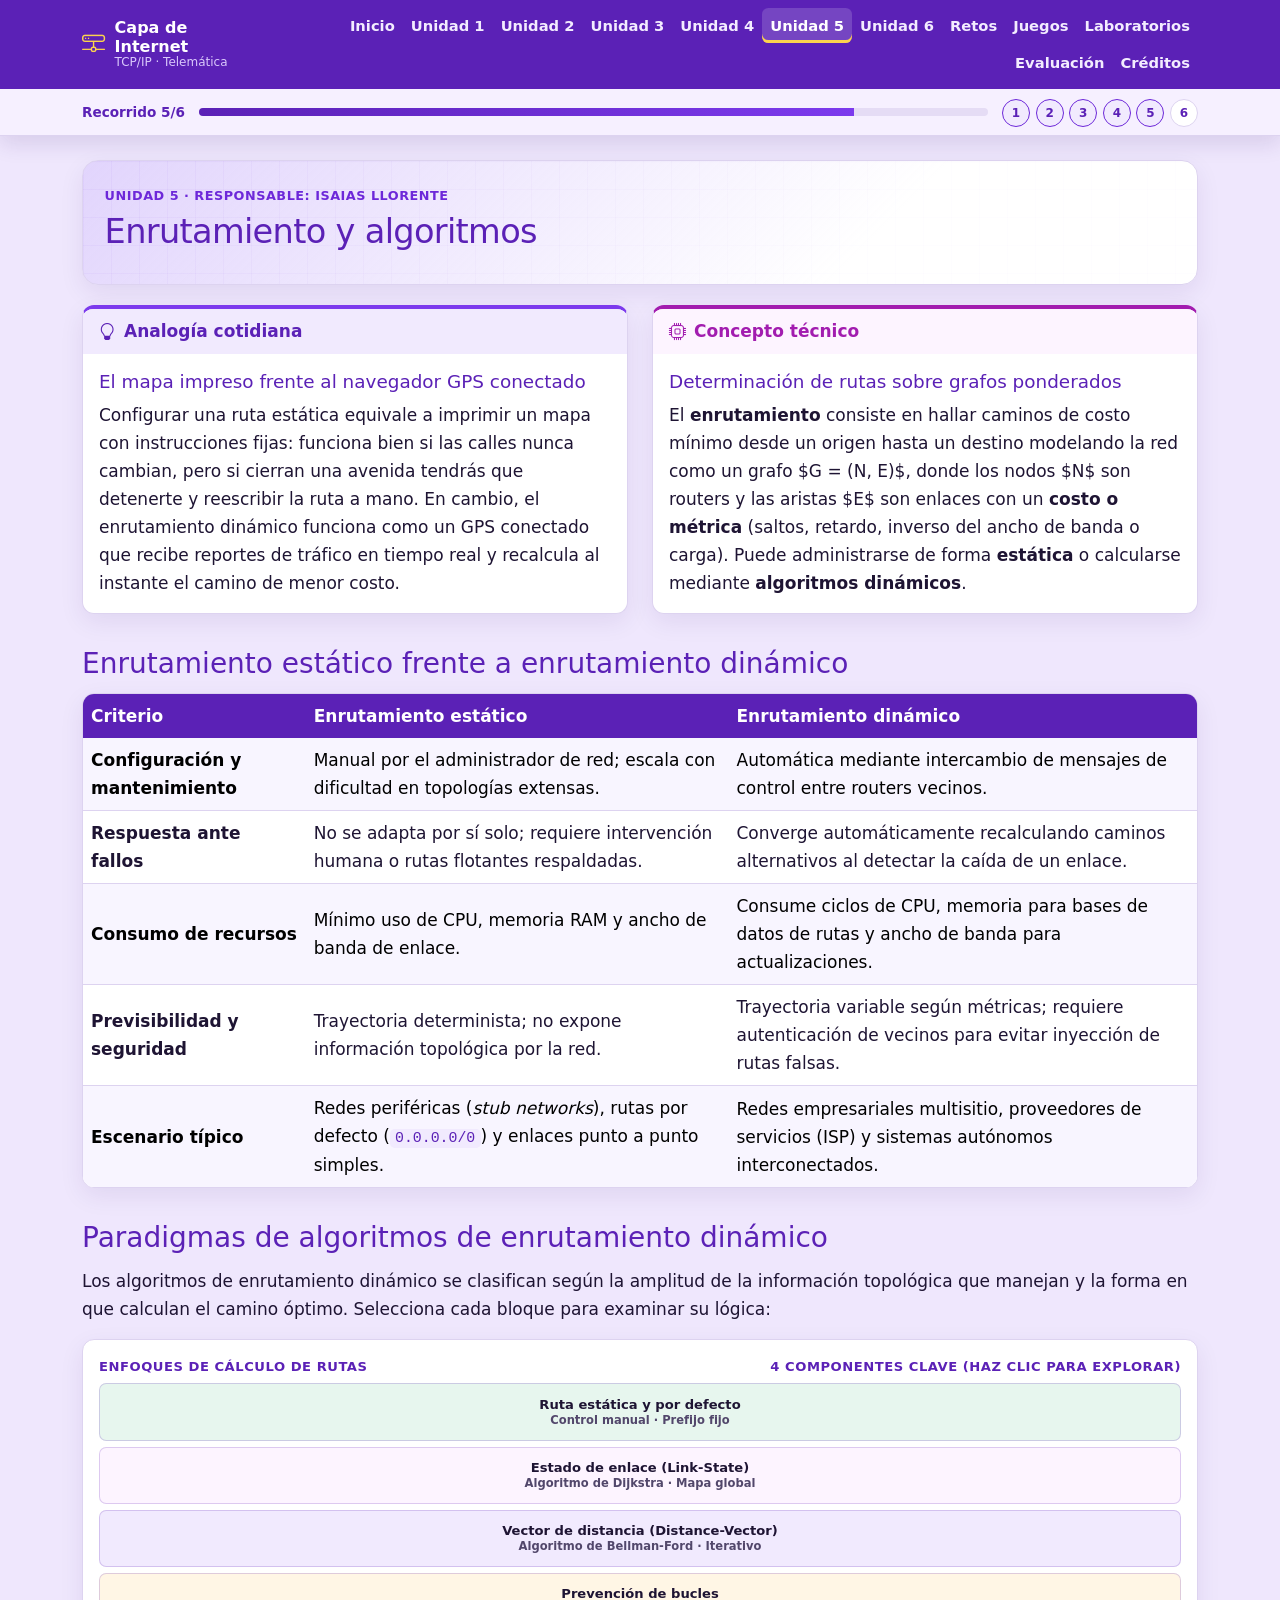
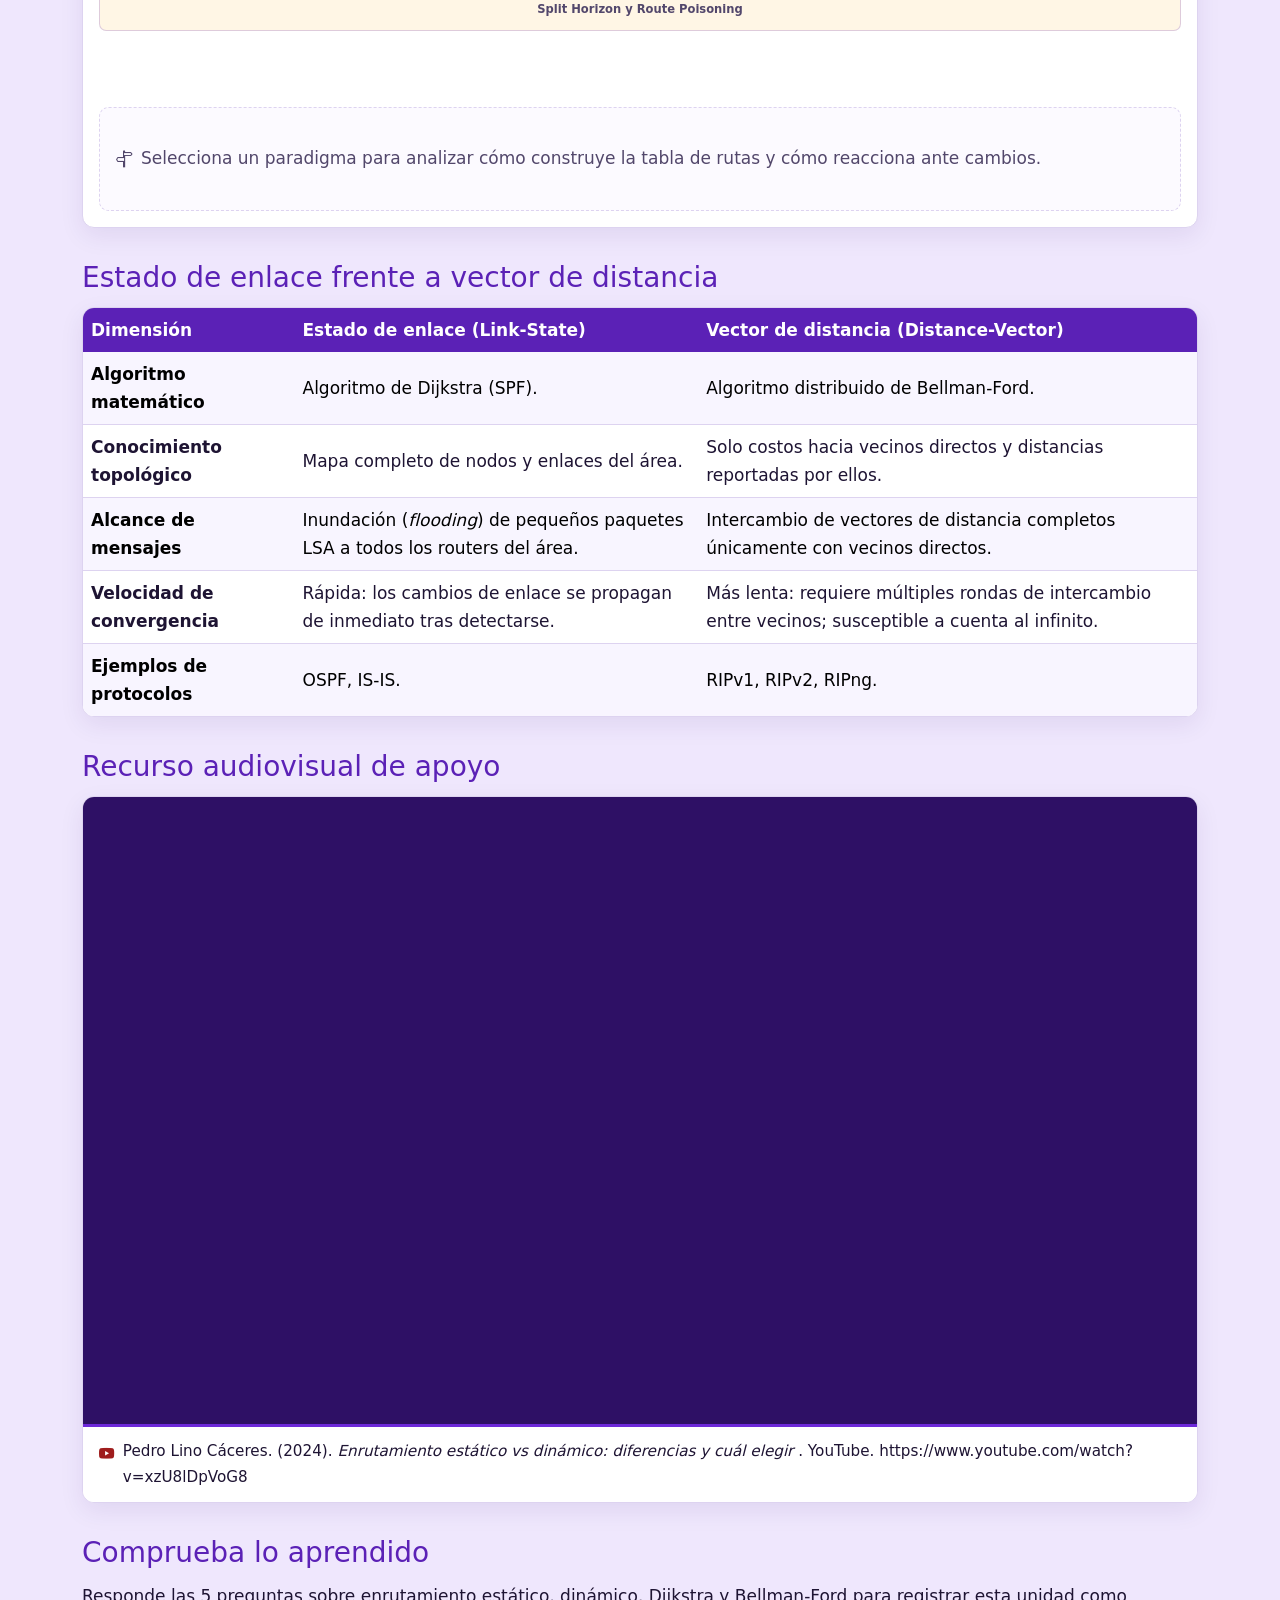
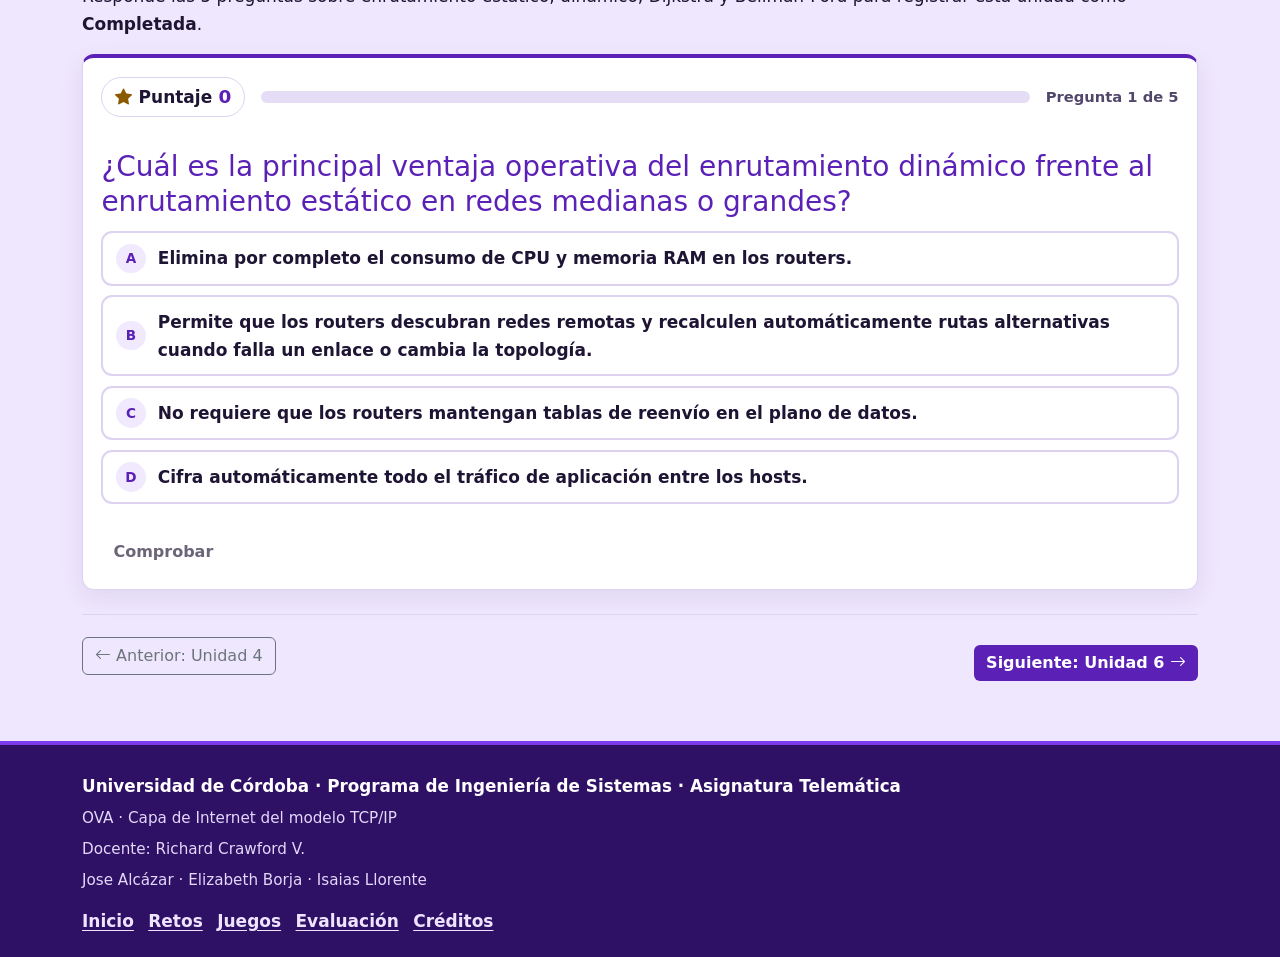
<file: unidades/unidad5.html>
<!DOCTYPE html>
<html lang="es">
<head>
  <meta charset="UTF-8">
  <meta name="viewport" content="width=device-width, initial-scale=1.0">
  <title>Unidad 5 · OVA Capa de Internet del modelo TCP/IP</title>
  <link href="https://cdn.jsdelivr.net/npm/bootstrap@5.3.3/dist/css/bootstrap.min.css" rel="stylesheet">
  <link href="https://cdn.jsdelivr.net/npm/bootstrap-icons@1.11.3/font/bootstrap-icons.min.css" rel="stylesheet">
  <link href="../css/styles.css" rel="stylesheet">
</head>
<body data-page="unidad5" data-unidad="unidad5">
  <a class="visually-hidden-focusable" href="#contenido">Saltar al contenido</a>

  <header class="ova-header">
    <nav class="navbar navbar-expand-xl ova-navbar" data-bs-theme="dark" aria-label="Principal">
      <div class="container-xl">
        <a class="navbar-brand" href="../index.html">
          <i class="bi bi-hdd-network" aria-hidden="true"></i>
          <span>
            <span class="ova-brand-titulo">Capa de Internet</span>
            <span class="ova-brand-sub">TCP/IP · Telemática</span>
          </span>
        </a>
        <button class="navbar-toggler" type="button" data-bs-toggle="collapse" data-bs-target="#menuOva" aria-controls="menuOva" aria-expanded="false" aria-label="Abrir menú">
          <span class="navbar-toggler-icon"></span>
        </button>
        <div class="collapse navbar-collapse" id="menuOva">
          <ul class="navbar-nav ms-lg-auto">
            <li class="nav-item"><a class="nav-link" href="../index.html" data-nav="inicio">Inicio</a></li>
            <li class="nav-item"><a class="nav-link" href="unidad1.html" data-nav="unidad1">Unidad 1</a></li>
            <li class="nav-item"><a class="nav-link" href="unidad2.html" data-nav="unidad2">Unidad 2</a></li>
            <li class="nav-item"><a class="nav-link" href="unidad3.html" data-nav="unidad3">Unidad 3</a></li>
            <li class="nav-item"><a class="nav-link" href="unidad4.html" data-nav="unidad4">Unidad 4</a></li>
            <li class="nav-item"><a class="nav-link" href="unidad5.html" data-nav="unidad5">Unidad 5</a></li>
            <li class="nav-item"><a class="nav-link" href="unidad6.html" data-nav="unidad6">Unidad 6</a></li>
            <li class="nav-item"><a class="nav-link" href="../retos.html" data-nav="retos">Retos</a></li>
            <li class="nav-item"><a class="nav-link" href="../juegos.html" data-nav="juegos">Juegos</a></li>
            <li class="nav-item"><a class="nav-link" href="./laboratorios.html" data-nav="laboratorios">Laboratorios</a></li>
            <li class="nav-item"><a class="nav-link" href="../evaluacion.html" data-nav="evaluacion">Evaluación</a></li>
            <li class="nav-item"><a class="nav-link" href="../creditos.html" data-nav="creditos">Créditos</a></li>
          </ul>
        </div>
      </div>
    </nav>
    <div class="ova-nav-progreso">
      <div class="container-xl">
        <div class="ova-nav-progreso-fila">
          <p class="ova-nav-progreso-texto">Recorrido <strong data-ova-unidades-visitadas>0</strong>/6</p>
          <div class="progress ova-progreso" role="progressbar" aria-label="Unidades visitadas" aria-valuemin="0" aria-valuemax="6" aria-valuenow="0" data-ova-progreso>
            <div class="progress-bar" data-ova-barra-progreso style="width: 0%"></div>
          </div>
          <ol class="ova-hops">
            <li><a class="ova-hop" href="unidad1.html" data-unidad="unidad1" aria-label="Unidad 1">1</a></li>
            <li><a class="ova-hop" href="unidad2.html" data-unidad="unidad2" aria-label="Unidad 2">2</a></li>
            <li><a class="ova-hop" href="unidad3.html" data-unidad="unidad3" aria-label="Unidad 3">3</a></li>
            <li><a class="ova-hop" href="unidad4.html" data-unidad="unidad4" aria-label="Unidad 4">4</a></li>
            <li><a class="ova-hop" href="unidad5.html" data-unidad="unidad5" aria-label="Unidad 5">5</a></li>
            <li><a class="ova-hop" href="unidad6.html" data-unidad="unidad6" aria-label="Unidad 6">6</a></li>
          </ol>
        </div>
      </div>
    </div>
  </header>

  <main class="ova-main" id="contenido">
    <div class="container-xl">
      <header class="ova-page-head">
        <p class="ova-kicker">Unidad 5 · Responsable: Isaias Llorente</p>
        <h1>Enrutamiento y algoritmos</h1>
      </header>

      <!-- 1. Analogía y Concepto técnico -->
      <section aria-labelledby="u5-intro-titulo">
        <h2 id="u5-intro-titulo" class="visually-hidden">Introducción conceptual</h2>
        <div class="row g-4">
          <div class="col-lg-6">
            <article class="card ova-card ova-card-analogia h-100">
              <div class="card-header">
                <i class="bi bi-lightbulb" aria-hidden="true"></i>
                Analogía cotidiana
              </div>
              <div class="card-body">
                <h3>El mapa impreso frente al navegador GPS conectado</h3>
                <p class="mb-0">Configurar una ruta estática equivale a imprimir un mapa con instrucciones fijas: funciona bien si las calles nunca cambian, pero si cierran una avenida tendrás que detenerte y reescribir la ruta a mano. En cambio, el enrutamiento dinámico funciona como un GPS conectado que recibe reportes de tráfico en tiempo real y recalcula al instante el camino de menor costo.</p>
              </div>
            </article>
          </div>
          <div class="col-lg-6">
            <article class="card ova-card ova-card-concepto h-100">
              <div class="card-header">
                <i class="bi bi-cpu" aria-hidden="true"></i>
                Concepto técnico
              </div>
              <div class="card-body">
                <h3>Determinación de rutas sobre grafos ponderados</h3>
                <p class="mb-0">El <strong>enrutamiento</strong> consiste en hallar caminos de costo mínimo desde un origen hasta un destino modelando la red como un grafo $G = (N, E)$, donde los nodos $N$ son routers y las aristas $E$ son enlaces con un <strong>costo o métrica</strong> (saltos, retardo, inverso del ancho de banda o carga). Puede administrarse de forma <strong>estática</strong> o calcularse mediante <strong>algoritmos dinámicos</strong>.</p>
              </div>
            </article>
          </div>
        </div>
      </section>

      <!-- 2. Enrutamiento estático vs. dinámico -->
      <section class="mt-4" aria-labelledby="u5-estatico-dinamico-titulo">
        <h2 id="u5-estatico-dinamico-titulo">Enrutamiento estático frente a enrutamiento dinámico</h2>
        <div class="table-responsive ova-tabla">
          <table class="table table-striped align-middle mb-0">
            <caption class="visually-hidden">Comparación entre enrutamiento estático y dinámico</caption>
            <thead>
              <tr>
                <th scope="col">Criterio</th>
                <th scope="col">Enrutamiento estático</th>
                <th scope="col">Enrutamiento dinámico</th>
              </tr>
            </thead>
            <tbody>
              <tr>
                <th scope="row">Configuración y mantenimiento</th>
                <td>Manual por el administrador de red; escala con dificultad en topologías extensas.</td>
                <td>Automática mediante intercambio de mensajes de control entre routers vecinos.</td>
              </tr>
              <tr>
                <th scope="row">Respuesta ante fallos</th>
                <td>No se adapta por sí solo; requiere intervención humana o rutas flotantes respaldadas.</td>
                <td>Converge automáticamente recalculando caminos alternativos al detectar la caída de un enlace.</td>
              </tr>
              <tr>
                <th scope="row">Consumo de recursos</th>
                <td>Mínimo uso de CPU, memoria RAM y ancho de banda de enlace.</td>
                <td>Consume ciclos de CPU, memoria para bases de datos de rutas y ancho de banda para actualizaciones.</td>
              </tr>
              <tr>
                <th scope="row">Previsibilidad y seguridad</th>
                <td>Trayectoria determinista; no expone información topológica por la red.</td>
                <td>Trayectoria variable según métricas; requiere autenticación de vecinos para evitar inyección de rutas falsas.</td>
              </tr>
              <tr>
                <th scope="row">Escenario típico</th>
                <td>Redes periféricas (<em>stub networks</em>), rutas por defecto (<code>0.0.0.0/0</code>) y enlaces punto a punto simples.</td>
                <td>Redes empresariales multisitio, proveedores de servicios (ISP) y sistemas autónomos interconectados.</td>
              </tr>
            </tbody>
          </table>
        </div>
      </section>

      <!-- 3. Diagrama interactivo de paradigmas y mecanismos -->
      <section class="mt-4" aria-labelledby="u5-algoritmos-titulo">
        <h2 id="u5-algoritmos-titulo">Paradigmas de algoritmos de enrutamiento dinámico</h2>
        <p>Los algoritmos de enrutamiento dinámico se clasifican según la amplitud de la información topológica que manejan y la forma en que calculan el camino óptimo. Selecciona cada bloque para examinar su lógica:</p>

        <div class="ova-paquete mt-3" data-protocolo="enrutamiento-algoritmos">
          <div class="ova-paquete-titulo">
            <span>Enfoques de cálculo de rutas</span>
            <span>4 componentes clave (haz clic para explorar)</span>
          </div>
          <div class="ova-capas" role="radiogroup" aria-label="Paradigmas y técnicas de enrutamiento">
            <div class="ova-campo ova-capa ova-capa-aplicacion">
              <div class="ova-campo-hit">
                <input class="ova-campo-input" type="radio" name="u5-alg" id="u5-alg-estatico" aria-labelledby="u5-alg-estatico-nombre">
                <label class="ova-campo-vista" id="u5-alg-estatico-nombre" for="u5-alg-estatico">Ruta estática y por defecto<small>Control manual · Prefijo fijo</small></label>
              </div>
              <div class="ova-campo-info" aria-live="polite">
                <p class="ova-detalle-titulo">Enrutamiento estático y ruta predeterminada (Gateway of Last Resort)</p>
                <p>El administrador define explícitamente el prefijo destino y la interfaz o IP del siguiente salto. La ruta por defecto (<code>0.0.0.0/0</code> en IPv4 o <code>::/0</code> en IPv6) captura cualquier destino que no tenga una coincidencia más específica en la tabla.</p>
              </div>
            </div>
            <div class="ova-campo ova-capa ova-capa-transporte">
              <div class="ova-campo-hit">
                <input class="ova-campo-input" type="radio" name="u5-alg" id="u5-alg-ls" aria-labelledby="u5-alg-ls-nombre">
                <label class="ova-campo-vista" id="u5-alg-ls-nombre" for="u5-alg-ls">Estado de enlace (Link-State)<small>Algoritmo de Dijkstra · Mapa global</small></label>
              </div>
              <div class="ova-campo-info" aria-live="polite">
                <p class="ova-detalle-titulo">Algoritmo de Estado de Enlace (Shortest Path First · Dijkstra)</p>
                <p>Cada router descubre a sus vecinos y difunde por inundación controlada (<em>flooding</em>) paquetes LSA con el costo de sus enlaces directos. Todos los routers reúnen la misma base de datos topológica (LSDB) y ejecutan el algoritmo de Dijkstra para calcular el árbol de caminos más cortos.</p>
              </div>
            </div>
            <div class="ova-campo ova-capa ova-capa-internet">
              <div class="ova-campo-hit">
                <input class="ova-campo-input" type="radio" name="u5-alg" id="u5-alg-dv" aria-labelledby="u5-alg-dv-nombre">
                <label class="ova-campo-vista" id="u5-alg-dv-nombre" for="u5-alg-dv">Vector de distancia (Distance-Vector)<small>Algoritmo de Bellman-Ford · Iterativo</small></label>
              </div>
              <div class="ova-campo-info" aria-live="polite">
                <p class="ova-detalle-titulo">Algoritmo de Vector de Distancia (Bellman-Ford distribuido)</p>
                <p>Cada nodo mantiene un vector con las distancias estimadas hacia todos los destinos y lo intercambia únicamente con sus vecinos directos. Al recibir el vector de un vecino $v$, actualiza su distancia mediante la ecuación $D_x(y) = \min_v \{ c(x,v) + D_v(y) \}$.</p>
              </div>
            </div>
            <div class="ova-campo ova-capa ova-capa-enlace">
              <div class="ova-campo-hit">
                <input class="ova-campo-input" type="radio" name="u5-alg" id="u5-alg-bucles" aria-labelledby="u5-alg-bucles-nombre">
                <label class="ova-campo-vista" id="u5-alg-bucles-nombre" for="u5-alg-bucles">Prevención de bucles<small>Split Horizon y Route Poisoning</small></label>
              </div>
              <div class="ova-campo-info" aria-live="polite">
                <p class="ova-detalle-titulo">Mitigación de cuenta al infinito (Count-to-Infinity)</p>
                <p>Para evitar que las malas noticias (caídas de enlaces) generen bucles en vector de distancia, se emplean el <strong>horizonte dividido</strong> (no anunciar una ruta por la interfaz donde se aprendió), el <strong>envenenamiento de ruta</strong> (anunciar costo infinito inmediato) y temporizadores de espera (<em>hold-down</em>).</p>
              </div>
            </div>
          </div>
          <p class="ova-detalle-vacio"><i class="bi bi-signpost-split" aria-hidden="true"></i> Selecciona un paradigma para analizar cómo construye la tabla de rutas y cómo reacciona ante cambios.</p>
        </div>
      </section>

      <!-- 4. Tabla comparativa Estado de Enlace vs Vector de Distancia -->
      <section class="mt-4" aria-labelledby="u5-comparativa-alg-titulo">
        <h2 id="u5-comparativa-alg-titulo">Estado de enlace frente a vector de distancia</h2>
        <div class="table-responsive ova-tabla">
          <table class="table table-striped align-middle mb-0">
            <caption class="visually-hidden">Comparación entre algoritmos de estado de enlace y vector de distancia</caption>
            <thead>
              <tr>
                <th scope="col">Dimensión</th>
                <th scope="col">Estado de enlace (Link-State)</th>
                <th scope="col">Vector de distancia (Distance-Vector)</th>
              </tr>
            </thead>
            <tbody>
              <tr>
                <th scope="row">Algoritmo matemático</th>
                <td>Algoritmo de Dijkstra (SPF).</td>
                <td>Algoritmo distribuido de Bellman-Ford.</td>
              </tr>
              <tr>
                <th scope="row">Conocimiento topológico</th>
                <td>Mapa completo de nodos y enlaces del área.</td>
                <td>Solo costos hacia vecinos directos y distancias reportadas por ellos.</td>
              </tr>
              <tr>
                <th scope="row">Alcance de mensajes</th>
                <td>Inundación (<em>flooding</em>) de pequeños paquetes LSA a todos los routers del área.</td>
                <td>Intercambio de vectores de distancia completos únicamente con vecinos directos.</td>
              </tr>
              <tr>
                <th scope="row">Velocidad de convergencia</th>
                <td>Rápida: los cambios de enlace se propagan de inmediato tras detectarse.</td>
                <td>Más lenta: requiere múltiples rondas de intercambio entre vecinos; susceptible a cuenta al infinito.</td>
              </tr>
              <tr>
                <th scope="row">Ejemplos de protocolos</th>
                <td>OSPF, IS-IS.</td>
                <td>RIPv1, RIPv2, RIPng.</td>
              </tr>
            </tbody>
          </table>
        </div>
      </section>

      <!-- 5. Recurso audiovisual -->
      <section class="mt-4" aria-labelledby="u5-video-titulo">
        <h2 id="u5-video-titulo">Recurso audiovisual de apoyo</h2>
        <figure class="ova-video">
            <div class="ratio ratio-16x9">
              <iframe
                src="https://www.youtube-nocookie.com/embed/xzU8lDpVoG8"
                title="Enrutamiento estático, dinámico y algoritmos de estado de enlace y vector de distancia"
                allow="accelerometer; autoplay; clipboard-write; encrypted-media; gyroscope; picture-in-picture; web-share"
                referrerpolicy="strict-origin-when-cross-origin"
                allowfullscreen></iframe>
            </div>
            <figcaption class="ova-video-cita">
              <i class="bi bi-youtube" aria-hidden="true"></i>
              <span>Pedro Lino Cáceres. (2024). <cite>Enrutamiento estático vs dinámico: diferencias y cuál elegir
            </cite>. YouTube. https://www.youtube.com/watch?v=xzU8lDpVoG8</span>
            </figcaption>
          </figure>
      </section>

      <!-- 6. Cuestionario interactivo -->
      <section class="mt-4" aria-labelledby="u5-quiz-titulo">
        <h2 id="u5-quiz-titulo">Comprueba lo aprendido</h2>
        <p>Responde las 5 preguntas sobre enrutamiento estático, dinámico, Dijkstra y Bellman-Ford para registrar esta unidad como <strong>Completada</strong>.</p>
        <div data-ova-quiz="unidad5"></div>
      </section>

      <nav class="d-flex justify-content-between align-items-center mt-4 pt-3 border-top" aria-label="Navegación entre unidades">
        <a class="btn btn-outline-secondary" href="unidad4.html"><i class="bi bi-arrow-left" aria-hidden="true"></i> Anterior: Unidad 4</a>
        <a class="btn ova-btn-confirmar" href="unidad6.html">Siguiente: Unidad 6 <i class="bi bi-arrow-right" aria-hidden="true"></i></a>
      </nav>
    </div>
  </main>

  <footer class="ova-footer">
    <div class="container-xl">
      <p class="ova-footer-institucion">Universidad de Córdoba · Programa de Ingeniería de Sistemas · Asignatura Telemática</p>
      <p class="ova-footer-ova">OVA · Capa de Internet del modelo TCP/IP</p>
      <p class="ova-footer-docente">Docente: Richard Crawford V.</p>
      <p class="ova-footer-equipo">Jose Alcázar · Elizabeth Borja · Isaias Llorente</p>
      <nav class="ova-footer-nav" aria-label="Pie de página">
        <a href="../index.html">Inicio</a>
        <a href="../retos.html">Retos</a>
        <a href="../juegos.html">Juegos</a>
        <a href="../evaluacion.html">Evaluación</a>
        <a href="../creditos.html">Créditos</a>
      </nav>
    </div>
  </footer>

  <script src="https://cdn.jsdelivr.net/npm/bootstrap@5.3.3/dist/js/bootstrap.bundle.min.js"></script>
  <script src="../js/app.js"></script>
  <script src="../js/data/unidad5.js"></script>
  <script src="../js/quiz-engine.js"></script>
</body>
</html>
</file>
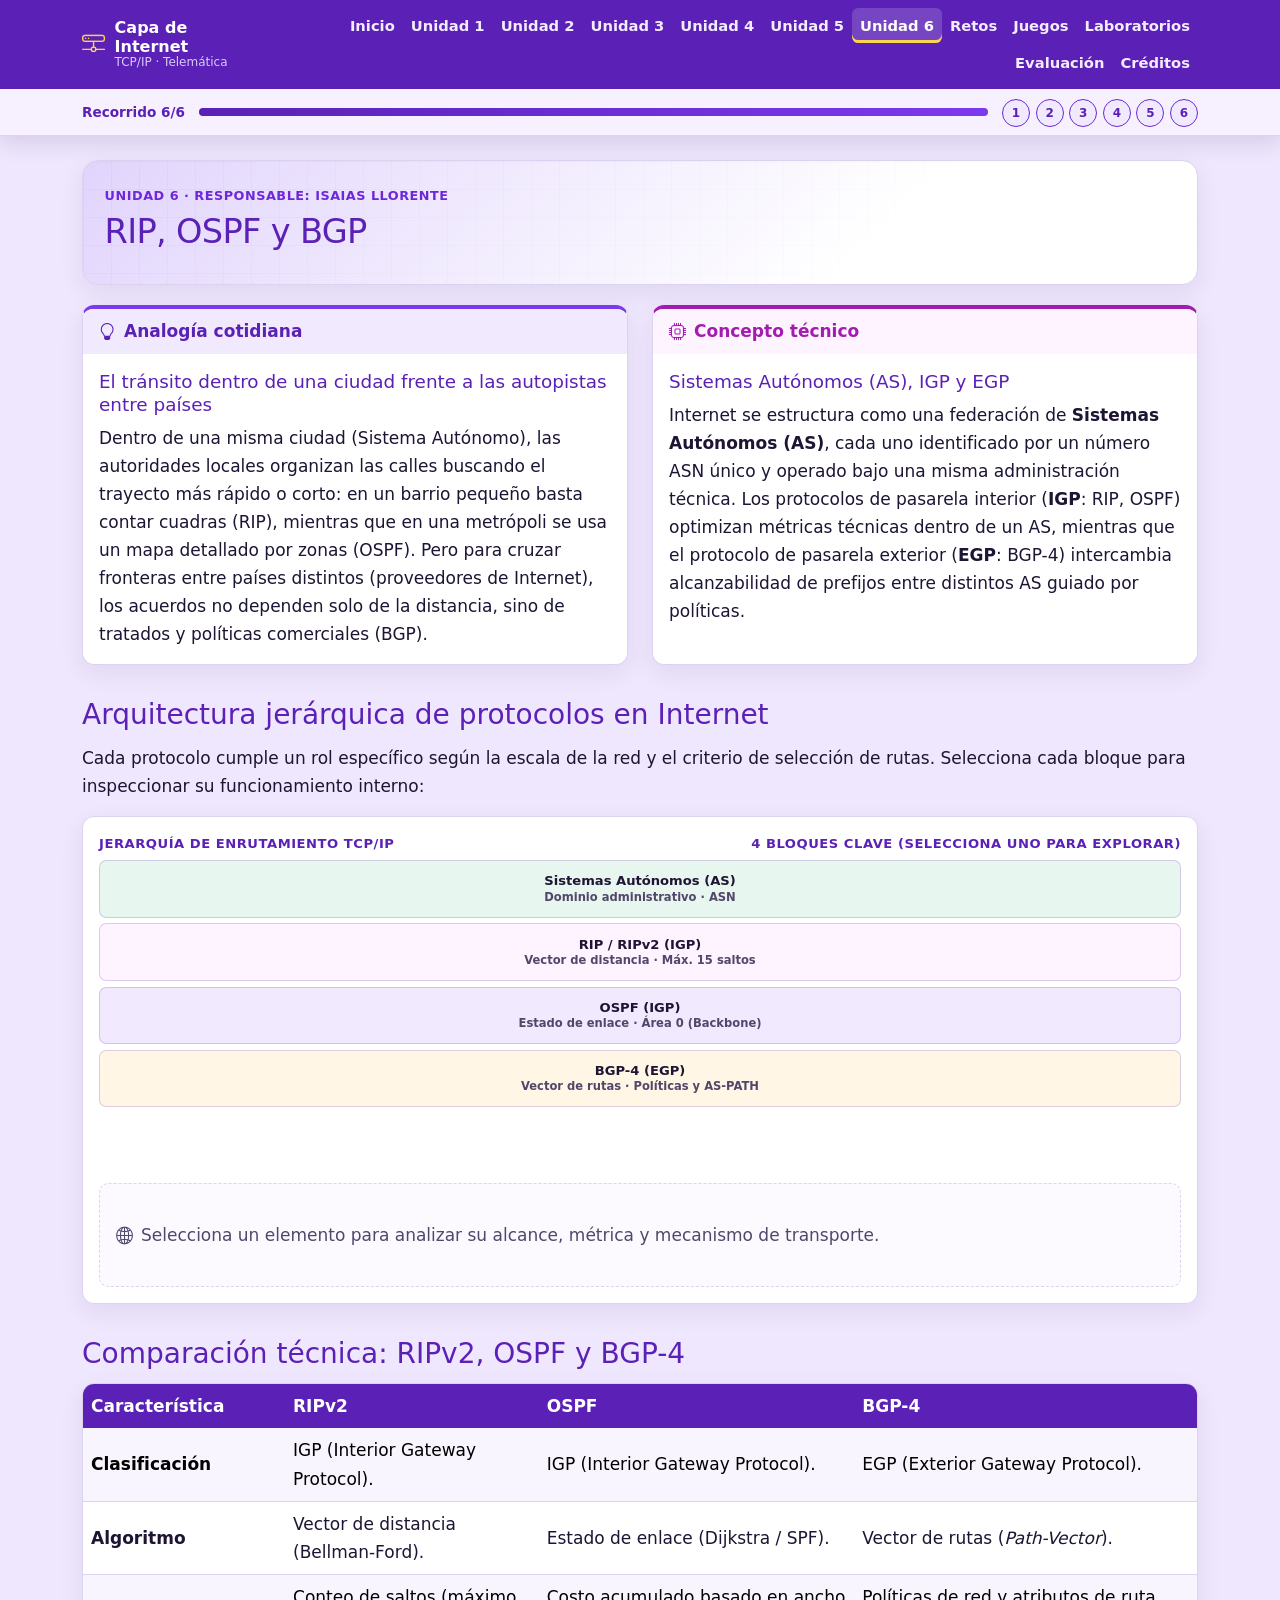
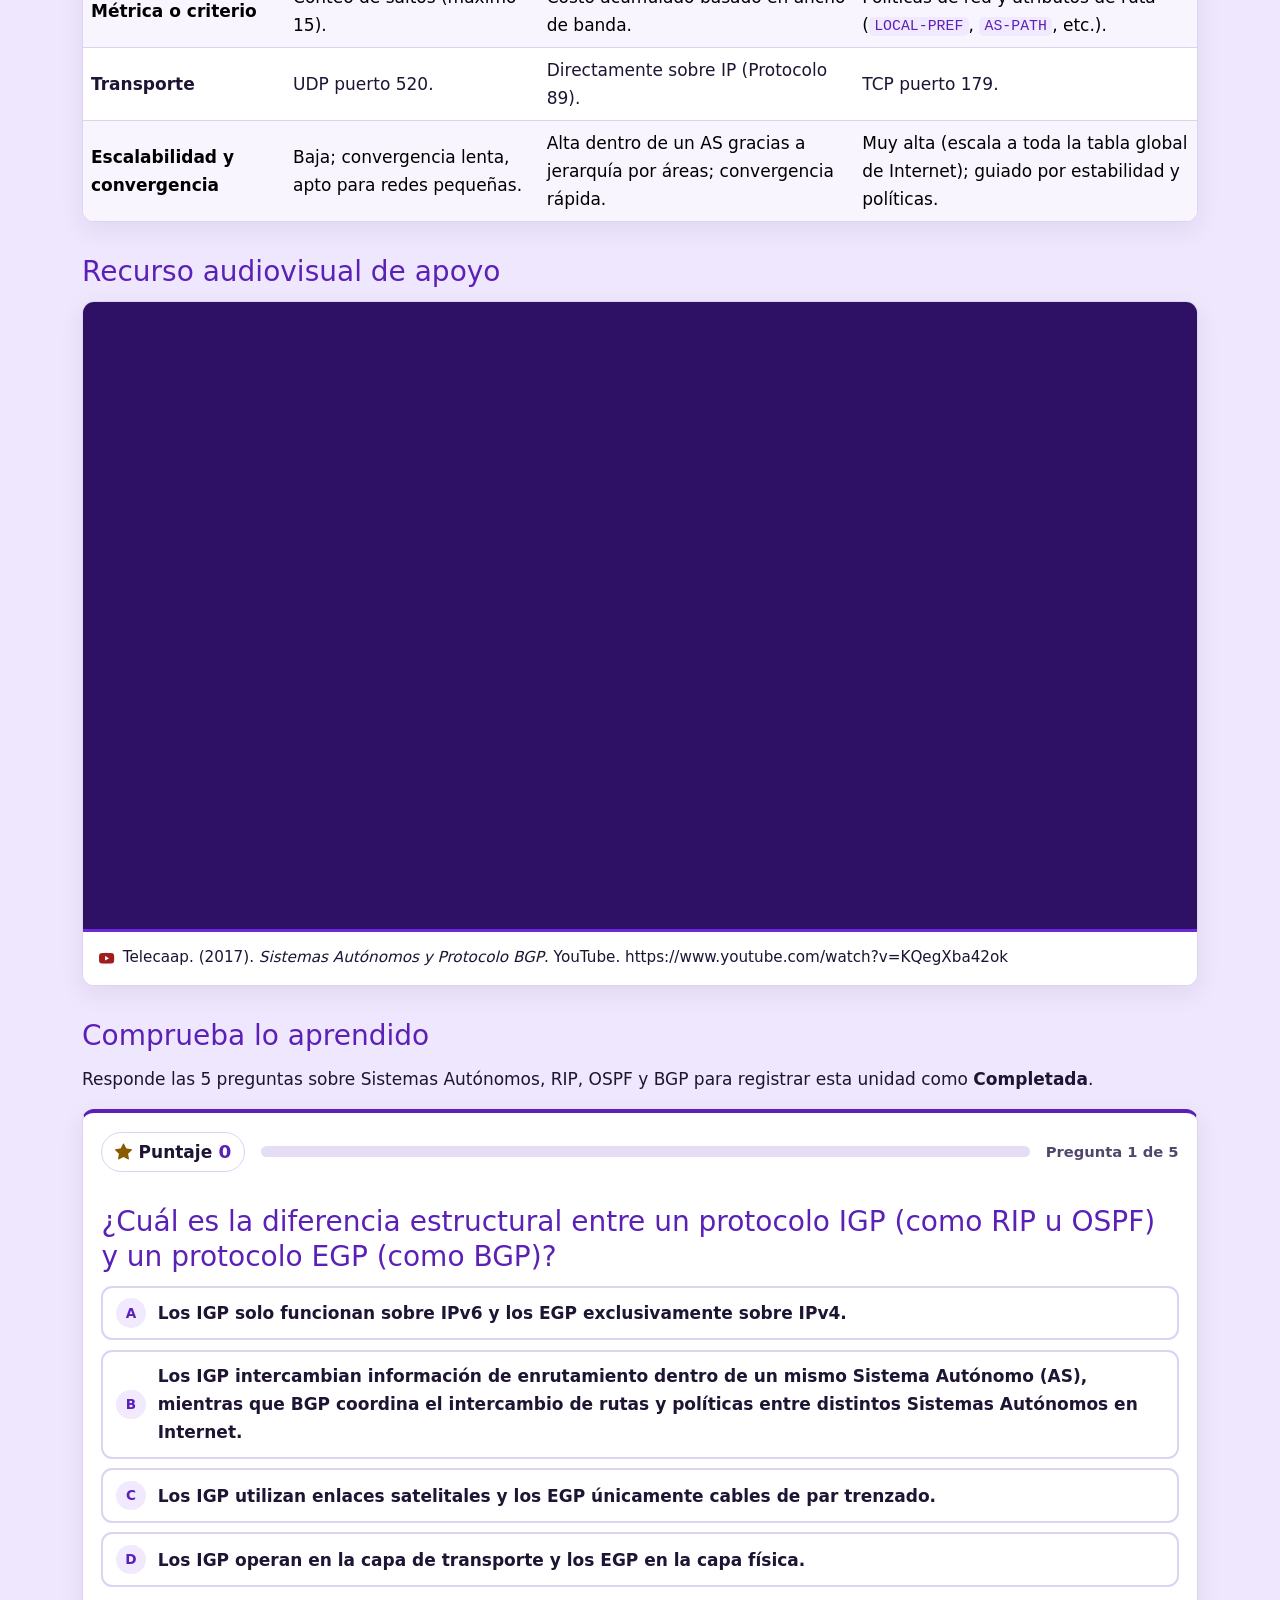
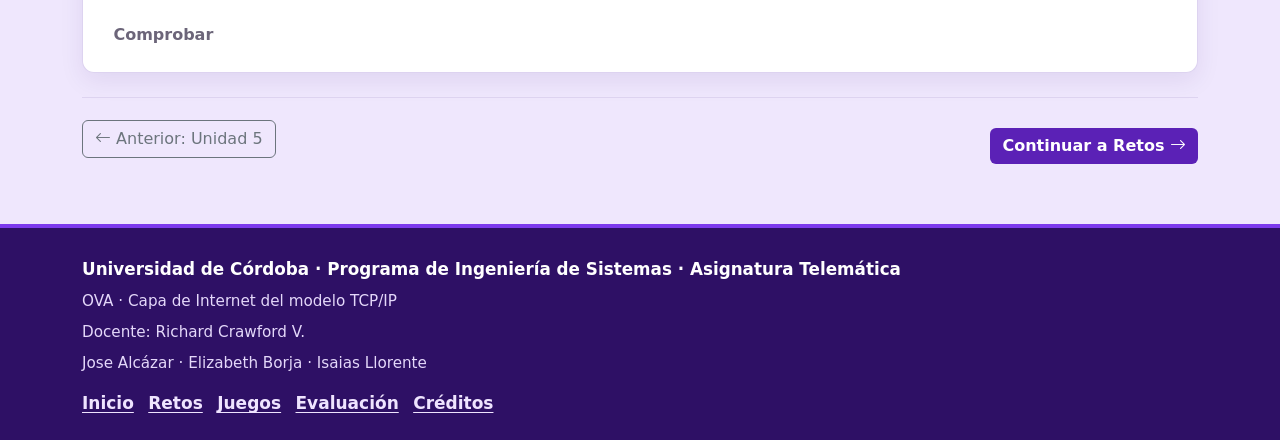
<file: unidades/unidad6.html>
<!DOCTYPE html>
<html lang="es">
<head>
  <meta charset="UTF-8">
  <meta name="viewport" content="width=device-width, initial-scale=1.0">
  <title>Unidad 6 · OVA Capa de Internet del modelo TCP/IP</title>
  <link href="https://cdn.jsdelivr.net/npm/bootstrap@5.3.3/dist/css/bootstrap.min.css" rel="stylesheet">
  <link href="https://cdn.jsdelivr.net/npm/bootstrap-icons@1.11.3/font/bootstrap-icons.min.css" rel="stylesheet">
  <link href="../css/styles.css" rel="stylesheet">
</head>
<body data-page="unidad6" data-unidad="unidad6">
  <a class="visually-hidden-focusable" href="#contenido">Saltar al contenido</a>

  <header class="ova-header">
    <nav class="navbar navbar-expand-xl ova-navbar" data-bs-theme="dark" aria-label="Principal">
      <div class="container-xl">
        <a class="navbar-brand" href="../index.html">
          <i class="bi bi-hdd-network" aria-hidden="true"></i>
          <span>
            <span class="ova-brand-titulo">Capa de Internet</span>
            <span class="ova-brand-sub">TCP/IP · Telemática</span>
          </span>
        </a>
        <button class="navbar-toggler" type="button" data-bs-toggle="collapse" data-bs-target="#menuOva" aria-controls="menuOva" aria-expanded="false" aria-label="Abrir menú">
          <span class="navbar-toggler-icon"></span>
        </button>
        <div class="collapse navbar-collapse" id="menuOva">
          <ul class="navbar-nav ms-lg-auto">
            <li class="nav-item"><a class="nav-link" href="../index.html" data-nav="inicio">Inicio</a></li>
            <li class="nav-item"><a class="nav-link" href="unidad1.html" data-nav="unidad1">Unidad 1</a></li>
            <li class="nav-item"><a class="nav-link" href="unidad2.html" data-nav="unidad2">Unidad 2</a></li>
            <li class="nav-item"><a class="nav-link" href="unidad3.html" data-nav="unidad3">Unidad 3</a></li>
            <li class="nav-item"><a class="nav-link" href="unidad4.html" data-nav="unidad4">Unidad 4</a></li>
            <li class="nav-item"><a class="nav-link" href="unidad5.html" data-nav="unidad5">Unidad 5</a></li>
            <li class="nav-item"><a class="nav-link" href="unidad6.html" data-nav="unidad6">Unidad 6</a></li>
            <li class="nav-item"><a class="nav-link" href="../retos.html" data-nav="retos">Retos</a></li>
            <li class="nav-item"><a class="nav-link" href="../juegos.html" data-nav="juegos">Juegos</a></li>
            <li class="nav-item"><a class="nav-link" href="./laboratorios.html" data-nav="laboratorios">Laboratorios</a></li>
            <li class="nav-item"><a class="nav-link" href="../evaluacion.html" data-nav="evaluacion">Evaluación</a></li>
            <li class="nav-item"><a class="nav-link" href="../creditos.html" data-nav="creditos">Créditos</a></li>
          </ul>
        </div>
      </div>
    </nav>
    <div class="ova-nav-progreso">
      <div class="container-xl">
        <div class="ova-nav-progreso-fila">
          <p class="ova-nav-progreso-texto">Recorrido <strong data-ova-unidades-visitadas>0</strong>/6</p>
          <div class="progress ova-progreso" role="progressbar" aria-label="Unidades visitadas" aria-valuemin="0" aria-valuemax="6" aria-valuenow="0" data-ova-progreso>
            <div class="progress-bar" data-ova-barra-progreso style="width: 0%"></div>
          </div>
          <ol class="ova-hops">
            <li><a class="ova-hop" href="unidad1.html" data-unidad="unidad1" aria-label="Unidad 1">1</a></li>
            <li><a class="ova-hop" href="unidad2.html" data-unidad="unidad2" aria-label="Unidad 2">2</a></li>
            <li><a class="ova-hop" href="unidad3.html" data-unidad="unidad3" aria-label="Unidad 3">3</a></li>
            <li><a class="ova-hop" href="unidad4.html" data-unidad="unidad4" aria-label="Unidad 4">4</a></li>
            <li><a class="ova-hop" href="unidad5.html" data-unidad="unidad5" aria-label="Unidad 5">5</a></li>
            <li><a class="ova-hop" href="unidad6.html" data-unidad="unidad6" aria-label="Unidad 6">6</a></li>
          </ol>
        </div>
      </div>
    </div>
  </header>

  <main class="ova-main" id="contenido">
    <div class="container-xl">
      <header class="ova-page-head">
        <p class="ova-kicker">Unidad 6 · Responsable: Isaias Llorente</p>
        <h1>RIP, OSPF y BGP</h1>
      </header>

      <!-- 1. Analogía y Concepto técnico -->
      <section aria-labelledby="u6-intro-titulo">
        <h2 id="u6-intro-titulo" class="visually-hidden">Introducción conceptual</h2>
        <div class="row g-4">
          <div class="col-lg-6">
            <article class="card ova-card ova-card-analogia h-100">
              <div class="card-header">
                <i class="bi bi-lightbulb" aria-hidden="true"></i>
                Analogía cotidiana
              </div>
              <div class="card-body">
                <h3>El tránsito dentro de una ciudad frente a las autopistas entre países</h3>
                <p class="mb-0">Dentro de una misma ciudad (Sistema Autónomo), las autoridades locales organizan las calles buscando el trayecto más rápido o corto: en un barrio pequeño basta contar cuadras (RIP), mientras que en una metrópoli se usa un mapa detallado por zonas (OSPF). Pero para cruzar fronteras entre países distintos (proveedores de Internet), los acuerdos no dependen solo de la distancia, sino de tratados y políticas comerciales (BGP).</p>
              </div>
            </article>
          </div>
          <div class="col-lg-6">
            <article class="card ova-card ova-card-concepto h-100">
              <div class="card-header">
                <i class="bi bi-cpu" aria-hidden="true"></i>
                Concepto técnico
              </div>
              <div class="card-body">
                <h3>Sistemas Autónomos (AS), IGP y EGP</h3>
                <p class="mb-0">Internet se estructura como una federación de <strong>Sistemas Autónomos (AS)</strong>, cada uno identificado por un número ASN único y operado bajo una misma administración técnica. Los protocolos de pasarela interior (<strong>IGP</strong>: RIP, OSPF) optimizan métricas técnicas dentro de un AS, mientras que el protocolo de pasarela exterior (<strong>EGP</strong>: BGP-4) intercambia alcanzabilidad de prefijos entre distintos AS guiado por políticas.</p>
              </div>
            </article>
          </div>
        </div>
      </section>

      <!-- 2. Diagrama interactivo de Sistemas Autónomos y Protocolos -->
      <section class="mt-4" aria-labelledby="u6-arquitectura-titulo">
        <h2 id="u6-arquitectura-titulo">Arquitectura jerárquica de protocolos en Internet</h2>
        <p>Cada protocolo cumple un rol específico según la escala de la red y el criterio de selección de rutas. Selecciona cada bloque para inspeccionar su funcionamiento interno:</p>

        <div class="ova-paquete mt-3" data-protocolo="protocolos-enrutamiento">
          <div class="ova-paquete-titulo">
            <span>Jerarquía de enrutamiento TCP/IP</span>
            <span>4 bloques clave (selecciona uno para explorar)</span>
          </div>
          <div class="ova-capas" role="radiogroup" aria-label="Sistemas Autónomos y protocolos RIP, OSPF y BGP">
            <div class="ova-campo ova-capa ova-capa-aplicacion">
              <div class="ova-campo-hit">
                <input class="ova-campo-input" type="radio" name="u6-proto" id="u6-proto-as" aria-labelledby="u6-proto-as-nombre">
                <label class="ova-campo-vista" id="u6-proto-as-nombre" for="u6-proto-as">Sistemas Autónomos (AS)<small>Dominio administrativo · ASN</small></label>
              </div>
              <div class="ova-campo-info" aria-live="polite">
                <p class="ova-detalle-titulo">Sistema Autónomo (Autonomous System · RFC 1930)</p>
                <p>Conjunto de redes IP y routers bajo el control técnico de una única organización (un ISP, una universidad o una corporación). Dentro del AS corre un IGP; en los routers frontera (<em>ASBR / Edge</em>) corre BGP para conectarse con otros AS.</p>
              </div>
            </div>
            <div class="ova-campo ova-capa ova-capa-transporte">
              <div class="ova-campo-hit">
                <input class="ova-campo-input" type="radio" name="u6-proto" id="u6-proto-rip" aria-labelledby="u6-proto-rip-nombre">
                <label class="ova-campo-vista" id="u6-proto-rip-nombre" for="u6-proto-rip">RIP / RIPv2 (IGP)<small>Vector de distancia · Máx. 15 saltos</small></label>
              </div>
              <div class="ova-campo-info" aria-live="polite">
                <p class="ova-detalle-titulo">RIPv2 · Routing Information Protocol (RFC 2453)</p>
                <p>Protocolo interior basado en Bellman-Ford. Mide el costo exclusivamente en número de saltos (hasta 15; 16 = infinito), envía actualizaciones cada 30 segundos mediante UDP puerto 520 (multicast <code>224.0.0.9</code> en RIPv2) y soporta máscaras VLSM/CIDR.</p>
              </div>
            </div>
            <div class="ova-campo ova-capa ova-capa-internet">
              <div class="ova-campo-hit">
                <input class="ova-campo-input" type="radio" name="u6-proto" id="u6-proto-ospf" aria-labelledby="u6-proto-ospf-nombre">
                <label class="ova-campo-vista" id="u6-proto-ospf-nombre" for="u6-proto-ospf">OSPF (IGP)<small>Estado de enlace · Área 0 (Backbone)</small></label>
              </div>
              <div class="ova-campo-info" aria-live="polite">
                <p class="ova-detalle-titulo">OSPF · Open Shortest Path First (RFC 2328 / OSPFv3 RFC 5340)</p>
                <p>Protocolo interior de estado de enlace (Dijkstra) encapsulado directamente sobre IP (Protocolo 89). Calcula el costo inversamente proporcional al ancho de banda del enlace, converge rápidamente y escala dividiendo el AS en áreas conectadas al <strong>Área 0</strong>.</p>
              </div>
            </div>
            <div class="ova-campo ova-capa ova-capa-enlace">
              <div class="ova-campo-hit">
                <input class="ova-campo-input" type="radio" name="u6-proto" id="u6-proto-bgp" aria-labelledby="u6-proto-bgp-nombre">
                <label class="ova-campo-vista" id="u6-proto-bgp-nombre" for="u6-proto-bgp">BGP-4 (EGP)<small>Vector de rutas · Políticas y AS-PATH</small></label>
              </div>
              <div class="ova-campo-info" aria-live="polite">
                <p class="ova-detalle-titulo">BGP · Border Gateway Protocol (RFC 4271)</p>
                <p>El protocolo que sostiene el enrutamiento global de Internet. Opera sobre TCP puerto 179 en dos modalidades: <strong>eBGP</strong> (entre Sistemas Autónomos distintos) e <strong>iBGP</strong> (dentro del mismo AS). Selecciona rutas según políticas administrativas y atributos como <code>AS-PATH</code>, <code>LOCAL-PREF</code> y <code>NEXT-HOP</code>.</p>
              </div>
            </div>
          </div>
          <p class="ova-detalle-vacio"><i class="bi bi-globe2" aria-hidden="true"></i> Selecciona un elemento para analizar su alcance, métrica y mecanismo de transporte.</p>
        </div>
      </section>

      <!-- 3. Tabla comparativa RIPv2, OSPF y BGP -->
      <section class="mt-4" aria-labelledby="u6-comparativa-titulo">
        <h2 id="u6-comparativa-titulo">Comparación técnica: RIPv2, OSPF y BGP-4</h2>
        <div class="table-responsive ova-tabla">
          <table class="table table-striped align-middle mb-0">
            <caption class="visually-hidden">Comparación de características técnicas entre RIPv2, OSPF y BGP-4</caption>
            <thead>
              <tr>
                <th scope="col">Característica</th>
                <th scope="col">RIPv2</th>
                <th scope="col">OSPF</th>
                <th scope="col">BGP-4</th>
              </tr>
            </thead>
            <tbody>
              <tr>
                <th scope="row">Clasificación</th>
                <td>IGP (Interior Gateway Protocol).</td>
                <td>IGP (Interior Gateway Protocol).</td>
                <td>EGP (Exterior Gateway Protocol).</td>
              </tr>
              <tr>
                <th scope="row">Algoritmo</th>
                <td>Vector de distancia (Bellman-Ford).</td>
                <td>Estado de enlace (Dijkstra / SPF).</td>
                <td>Vector de rutas (<em>Path-Vector</em>).</td>
              </tr>
              <tr>
                <th scope="row">Métrica o criterio</th>
                <td>Conteo de saltos (máximo 15).</td>
                <td>Costo acumulado basado en ancho de banda.</td>
                <td>Políticas de red y atributos de ruta (<code>LOCAL-PREF</code>, <code>AS-PATH</code>, etc.).</td>
              </tr>
              <tr>
                <th scope="row">Transporte</th>
                <td>UDP puerto 520.</td>
                <td>Directamente sobre IP (Protocolo 89).</td>
                <td>TCP puerto 179.</td>
              </tr>
              <tr>
                <th scope="row">Escalabilidad y convergencia</th>
                <td>Baja; convergencia lenta, apto para redes pequeñas.</td>
                <td>Alta dentro de un AS gracias a jerarquía por áreas; convergencia rápida.</td>
                <td>Muy alta (escala a toda la tabla global de Internet); guiado por estabilidad y políticas.</td>
              </tr>
            </tbody>
          </table>
        </div>
      </section>

      <!-- 4. Recurso audiovisual -->
      <section class="mt-4" aria-labelledby="u6-video-titulo">
        <h2 id="u6-video-titulo">Recurso audiovisual de apoyo</h2>
        <figure class="ova-video">
            <div class="ratio ratio-16x9">
              <iframe
                src="https://www.youtube-nocookie.com/embed/KQegXba42ok"
                title="Protocolos de enrutamiento RIP, OSPF y BGP en Sistemas Autónomos"
                allow="accelerometer; autoplay; clipboard-write; encrypted-media; gyroscope; picture-in-picture; web-share"
                referrerpolicy="strict-origin-when-cross-origin"
                allowfullscreen></iframe>
            </div>
            <figcaption class="ova-video-cita">
              <i class="bi bi-youtube" aria-hidden="true"></i>
              <span>Telecaap. (2017). <cite>Sistemas Autónomos y Protocolo BGP</cite>. YouTube. https://www.youtube.com/watch?v=KQegXba42ok</span>
            </figcaption>
          </figure>
      </section>

      <!-- 5. Cuestionario interactivo -->
      <section class="mt-4" aria-labelledby="u6-quiz-titulo">
        <h2 id="u6-quiz-titulo">Comprueba lo aprendido</h2>
        <p>Responde las 5 preguntas sobre Sistemas Autónomos, RIP, OSPF y BGP para registrar esta unidad como <strong>Completada</strong>.</p>
        <div data-ova-quiz="unidad6"></div>
      </section>

      <nav class="d-flex justify-content-between align-items-center mt-4 pt-3 border-top" aria-label="Navegación entre unidades">
        <a class="btn btn-outline-secondary" href="unidad5.html"><i class="bi bi-arrow-left" aria-hidden="true"></i> Anterior: Unidad 5</a>
        <a class="btn ova-btn-confirmar" href="../retos.html">Continuar a Retos <i class="bi bi-arrow-right" aria-hidden="true"></i></a>
      </nav>
    </div>
  </main>

  <footer class="ova-footer">
    <div class="container-xl">
      <p class="ova-footer-institucion">Universidad de Córdoba · Programa de Ingeniería de Sistemas · Asignatura Telemática</p>
      <p class="ova-footer-ova">OVA · Capa de Internet del modelo TCP/IP</p>
      <p class="ova-footer-docente">Docente: Richard Crawford V.</p>
      <p class="ova-footer-equipo">Jose Alcázar · Elizabeth Borja · Isaias Llorente</p>
      <nav class="ova-footer-nav" aria-label="Pie de página">
        <a href="../index.html">Inicio</a>
        <a href="../retos.html">Retos</a>
        <a href="../juegos.html">Juegos</a>
        <a href="../evaluacion.html">Evaluación</a>
        <a href="../creditos.html">Créditos</a>
      </nav>
    </div>
  </footer>

  <script src="https://cdn.jsdelivr.net/npm/bootstrap@5.3.3/dist/js/bootstrap.bundle.min.js"></script>
  <script src="../js/app.js"></script>
  <script src="../js/data/unidad6.js"></script>
  <script src="../js/quiz-engine.js"></script>
</body>
</html>
</file>
<file: css/laboratorios.css>
.lab-page {
  max-width: 1220px;
  margin: 0 auto;
  padding: 2rem 1.25rem 3.5rem;
}

.lab-hero {
  margin-bottom: 1.75rem;
}

.lab-hero h1 {
  margin: 0 0 0.4rem;
}

.lab-hero p {
  margin: 0 0 1.25rem;
  opacity: 0.85;
}

/* Pestañas */
.lab-tabs {
  display: flex;
  flex-wrap: wrap;
  gap: 0.6rem;
}

.lab-tab {
  padding: 0.65rem 1.1rem;
  border: 1px solid #cbd5e1;
  border-radius: 10px;
  background: #f8fafc;
  color: #0f172a;
  font-weight: 600;
  cursor: pointer;
}

.lab-tab.is-active {
  background: #1d4ed8;
  border-color: #1d4ed8;
  color: #ffffff;
}

.lab-panel {
  background: #ffffff;
  border: 1px solid #e2e8f0;
  border-radius: 14px;
  padding: 1.5rem;
  color: #0f172a;
}

/* --- LAB 1 --- */
.lab1-controls {
  display: flex;
  flex-wrap: wrap;
  align-items: center;
  gap: 1rem;
  margin-bottom: 1.25rem;
  padding-bottom: 1rem;
  border-bottom: 1px solid #e2e8f0;
}

.lab1-field {
  display: flex;
  flex-direction: column;
  gap: 0.3rem;
}

.lab1-field select,
.lab1-field input {
  padding: 0.45rem 0.65rem;
  border: 1px solid #cbd5e1;
  border-radius: 8px;
  background: #ffffff;
  color: #0f172a;
}

.lab1-route-info {
  padding: 0.55rem 0.85rem;
  border-radius: 8px;
  background: #eff6ff;
  border: 1px solid #bfdbfe;
}

.lab1-actions {
  display: flex;
  flex-wrap: wrap;
  gap: 0.5rem;
  margin-left: auto;
}

.lab1-actions button,
.lab2-challenge-actions button,
.lab3-challenge-actions button,
.lab3-preset {
  padding: 0.5rem 0.85rem;
  border: 1px solid #94a3b8;
  border-radius: 8px;
  background: #f1f5f9;
  color: #0f172a;
  font-weight: 600;
  cursor: pointer;
}

.lab1-main-grid {
  display: grid;
  grid-template-columns: minmax(0, 1.55fr) minmax(320px, 1fr);
  gap: 1.25rem;
  align-items: start;
}

.lab1-topology-card,
.lab1-card {
  border: 1px solid #e2e8f0;
  border-radius: 12px;
  padding: 1rem;
  background: #f8fafc;
  min-width: 0;
}

.lab1-hint {
  margin: 0 0 0.75rem;
  font-size: 0.9rem;
  color: #475569;
}

.lab1-topology {
  position: relative;
  width: 100%;
  min-height: 340px;
  background: #ffffff;
  border: 1px dashed #cbd5e1;
  border-radius: 10px;
  overflow-x: auto;
  overflow-y: hidden;
}

.lab1-nodes {
  position: relative;
  width: 700px;
  height: 340px;
  margin-top: -340px;
  pointer-events: none;
}

.lab1-svg {
  width: 700px;
  height: 340px;
  display: block;
}

.lab1-link line {
  stroke: #94a3b8;
  stroke-width: 3;
}

.lab1-link.is-best line {
  stroke: #16a34a;
  stroke-width: 4;
}

.lab1-link.is-down line {
  stroke: #dc2626;
  stroke-dasharray: 6 5;
}

.lab1-link.is-toggleable {
  cursor: pointer;
}

.lab1-link text {
  font-size: 12px;
  font-weight: 700;
  fill: #334155;
}

.lab1-link.is-down text {
  fill: #dc2626;
}

.lab1-node {
  position: absolute;
  transform: translate(-50%, -50%);
  padding: 0.4rem 0.65rem;
  border-radius: 10px;
  border: 2px solid #334155;
  background: #ffffff;
  text-align: center;
  min-width: 78px;
  box-shadow: 0 2px 6px rgba(15, 23, 42, 0.08);
  z-index: 2;
}

.lab1-node strong,
.lab1-node small {
  display: block;
}

.lab1-node small {
  font-size: 0.72rem;
  color: #475569;
}

.lab1-node.is-active-hop {
  border-color: #1d4ed8;
  background: #dbeafe;
}

.lab1-side-panels {
  display: flex;
  flex-direction: column;
  gap: 1rem;
  min-width: 0;
}

.lab1-card h3 {
  margin: 0 0 0.65rem;
  font-size: 1rem;
}

.lab1-table {
  width: 100%;
  border-collapse: collapse;
  font-size: 0.85rem;
}

.lab1-table th,
.lab1-table td {
  padding: 0.45rem 0.5rem;
  border-bottom: 1px solid #e2e8f0;
  text-align: left;
}

.lab1-table tr.is-winner {
  background: #dcfce7;
  font-weight: 600;
}

.lab1-log {
  max-height: 190px;
  overflow-y: auto;
  font-family: monospace;
  font-size: 0.84rem;
  display: flex;
  flex-direction: column;
  gap: 0.35rem;
}

/* --- LAB 2 --- */
.lab2-inputs {
  display: flex;
  flex-wrap: wrap;
  gap: 1rem;
  margin-bottom: 1rem;
}

.lab2-error {
  color: #b91c1c;
  font-weight: 600;
}

.lab2-binary-section {
  margin: 1.25rem 0;
}

.lab2-bin-row {
  display: flex;
  flex-wrap: wrap;
  align-items: center;
  gap: 0.75rem;
  margin-bottom: 0.5rem;
}

.lab2-bin-label {
  min-width: 145px;
  font-weight: 600;
  font-size: 0.9rem;
}

.lab2-bin-bits {
  display: flex;
  flex-wrap: wrap;
  align-items: center;
  gap: 0.25rem;
  font-family: monospace;
  font-size: 0.9rem;
}

.lab2-octet {
  display: inline-flex;
  gap: 2px;
}

.lab2-bit {
  padding: 0.15rem 0.25rem;
  border-radius: 4px;
}

.lab2-bit.is-net-bit {
  background: #dbeafe;
  color: #1e40af;
  font-weight: 700;
}

.lab2-bit.is-host-bit {
  background: #fee2e2;
  color: #991b1b;
}

.lab2-results,
.lab3-summary-grid {
  display: grid;
  grid-template-columns: repeat(auto-fit, minmax(165px, 1fr));
  gap: 0.75rem;
  margin: 1.25rem 0;
}

.lab2-stat,
.lab3-stat {
  border: 1px solid #e2e8f0;
  border-radius: 10px;
  padding: 0.75rem 0.9rem;
  background: #f8fafc;
}

.lab2-stat span,
.lab3-stat span {
  display: block;
  font-size: 0.8rem;
  color: #475569;
  margin-bottom: 0.25rem;
}

.lab2-stat strong,
.lab3-stat strong {
  font-size: 1.05rem;
}

.lab2-challenge,
.lab3-challenge {
  margin-top: 1.5rem;
  padding-top: 1.25rem;
  border-top: 1px solid #e2e8f0;
}

.lab2-challenge-actions,
.lab3-challenge-actions {
  display: flex;
  flex-wrap: wrap;
  gap: 0.6rem;
  margin: 0.75rem 0;
}

.lab2-feedback,
.lab3-feedback {
  font-weight: 600;
  min-height: 1.25rem;
}

/* --- LAB 3 --- */
.lab3-octet-board {
  display: grid;
  grid-template-columns: repeat(8, minmax(75px, 1fr));
  gap: 0.5rem;
  overflow-x: auto;
  margin: 1.25rem 0;
}

.lab3-bit-col {
  border: 1px solid #cbd5e1;
  border-radius: 10px;
  padding: 0.65rem 0.4rem;
  text-align: center;
  background: #f8fafc;
  display: flex;
  flex-direction: column;
  align-items: center;
  gap: 0.35rem;
  font-size: 0.8rem;
}

.lab3-bit-col.is-one {
  border-color: #1d4ed8;
  background: #eff6ff;
}

.lab3-bit-btn {
  width: 40px;
  height: 40px;
  border-radius: 8px;
  border: 1px solid #94a3b8;
  background: #ffffff;
  font-size: 1.1rem;
  font-weight: 700;
  cursor: pointer;
}

.lab3-bit-col.is-one .lab3-bit-btn {
  background: #1d4ed8;
  color: #ffffff;
  border-color: #1d4ed8;
}

.lab3-controls-row {
  display: flex;
  flex-wrap: wrap;
  justify-content: space-between;
  align-items: flex-end;
  gap: 1rem;
}

.lab3-presets {
  display: flex;
  flex-wrap: wrap;
  align-items: center;
  gap: 0.4rem;
}

@media (max-width: 1050px) {
  .lab1-main-grid {
    grid-template-columns: 1fr;
  }
}
</file>
<file: css/styles.css>
/* OVA · Capa de Internet del modelo TCP/IP
   Telemática · Ingeniería de Sistemas · Universidad de Córdoba
   Capa visual sobre Bootstrap 5.3 y Bootstrap Icons. Sin otras dependencias.
   Cargar este archivo después del CSS de Bootstrap. */

:root {
  --ova-petrol: #5b21b6;
  --ova-petrol-deep: #2e1065;
  --ova-petrol-soft: #f1eafe;
  --ova-cyan: #6d28d9;
  --ova-cyan-bright: #7c3aed;
  --ova-indigo: #a21caf;
  --ova-indigo-soft: #fdf4ff;
  --ova-bg: #efe7fd;
  --ova-surface: #ffffff;
  --ova-text: #1e1433;
  --ova-text-muted: #52476b;
  --ova-line: #ddd3f0;
  --ova-link: #6d28d9;
  --ova-ok: #0e6b3c;
  --ova-ok-bg: #e7f6ee;
  --ova-ok-line: #8fcbab;
  --ova-bad: #9f1d1d;
  --ova-bad-bg: #fdecec;
  --ova-bad-line: #f0b4b4;
  --ova-warn: #8a5a00;
  --ova-warn-bg: #fff6e5;
  --ova-focus: #7c3aed;
  --ova-radius: 0.75rem;
  --ova-shadow: 0 8px 24px rgba(46, 16, 101, 0.08);
  --bs-primary: #5b21b6;
  --bs-primary-rgb: 91, 33, 182;
  --bs-link-color: #6d28d9;
  --bs-link-hover-color: #5b21b6;
  --bs-success: #0e6b3c;
  --bs-success-rgb: 14, 107, 60;
  --bs-danger: #9f1d1d;
  --bs-danger-rgb: 159, 29, 29;
  --bs-body-bg: #efe7fd;
  --bs-body-color: #1e1433;
  --bs-secondary-color: #52476b;
  --bs-border-color: #ddd3f0;
  --bs-body-font-family: "Segoe UI", system-ui, -apple-system, "Helvetica Neue", Arial, sans-serif;
  --bs-body-font-size: 1.0625rem;
  --bs-body-line-height: 1.65;
  color-scheme: light;
}

body {
  margin: 0;
  background: var(--ova-bg);
  color: var(--ova-text);
  font-family: var(--bs-body-font-family);
  font-size: 1.0625rem;
  line-height: 1.65;
}

h1, h2, h3, h4 {
  line-height: 1.25;
  color: var(--ova-petrol);
}

a {
  color: var(--ova-link);
}

a:hover {
  color: var(--ova-petrol);
}

:focus-visible {
  outline: 3px solid var(--ova-focus);
  outline-offset: 2px;
}

::selection {
  background: #e4d4ff;
  color: var(--ova-petrol-deep);
}

code {
  color: var(--ova-petrol);
  background: var(--ova-petrol-soft);
  padding: 0.1em 0.35em;
  border-radius: 0.3rem;
}

#contenido,
.ova-main h2,
.ova-main h3 {
  scroll-margin-top: 7.5rem;
}

.ova-main {
  padding-top: 1.5rem;
  padding-bottom: 2.75rem;
}

.ova-main h2 {
  margin-top: 2rem;
  margin-bottom: 0.75rem;
  font-size: clamp(1.35rem, 2.5vw, 1.75rem);
}

.ova-kicker {
  margin: 0 0 0.35rem;
  color: var(--ova-cyan);
  font-size: 0.8rem;
  font-weight: 700;
  letter-spacing: 0.04em;
  text-transform: uppercase;
}

/* ---------- Barra superior y recorrido ---------- */

.ova-header {
  position: sticky;
  top: 0;
  z-index: 1030;
  box-shadow: 0 8px 20px rgba(46, 16, 101, 0.12);
}

.ova-navbar {
  background: var(--ova-petrol);
  --bs-navbar-color: #f3ecff;
  --bs-navbar-hover-color: #ffffff;
  --bs-navbar-active-color: #ffffff;
  --bs-navbar-brand-color: #ffffff;
  --bs-navbar-brand-hover-color: #ffffff;
  --bs-navbar-toggler-border-color: rgba(255, 255, 255, 0.55);
  --bs-navbar-toggler-icon-bg: url("data:image/svg+xml,%3csvg xmlns='http://www.w3.org/2000/svg' viewBox='0 0 30 30'%3e%3cpath stroke='rgba%28255, 255, 255, 0.9%29' stroke-linecap='round' stroke-miterlimit='10' stroke-width='2' d='M4 7h22M4 15h22M4 23h22'/%3e%3c/svg%3e");
}

.ova-navbar .navbar-brand {
  display: flex;
  align-items: center;
  gap: 0.6rem;
  line-height: 1.15;
  white-space: normal;
}

.ova-navbar .navbar-brand .bi {
  font-size: 1.45rem;
  color: #fcd34d;
}

.ova-brand-titulo {
  display: block;
  font-weight: 700;
  font-size: 1rem;
}

.ova-brand-sub {
  display: block;
  font-size: 0.75rem;
  font-weight: 500;
  color: #d9c8fb;
}

.ova-navbar .navbar-nav {
  flex-wrap: wrap;
  justify-content: flex-end;
  row-gap: 0.15rem;
}

.ova-navbar .nav-link {
  padding: 0.35rem 0.55rem;
  border-radius: 0.4rem;
  font-size: 0.92rem;
  font-weight: 600;
  color: #f3ecff;
}

.ova-navbar .nav-link:hover,
.ova-navbar .nav-link:focus-visible {
  color: #ffffff;
  background: rgba(255, 255, 255, 0.08);
}

.ova-navbar .nav-link.active,
.ova-navbar .nav-link[aria-current="page"] {
  color: #ffffff;
  background: rgba(255, 255, 255, 0.16);
  box-shadow: inset 0 -3px 0 #fcd34d;
}

.ova-nav-progreso {
  background: #f6f0ff;
  border-bottom: 1px solid var(--ova-line);
  color: var(--ova-text);
}

.ova-nav-progreso-fila {
  display: flex;
  flex-wrap: wrap;
  align-items: center;
  gap: 0.55rem 0.9rem;
  padding: 0.45rem 0;
}

.ova-nav-progreso-texto {
  margin: 0;
  font-size: 0.85rem;
  font-weight: 700;
  color: var(--ova-petrol);
  white-space: nowrap;
}

.ova-progreso {
  height: 0.55rem;
  background: #e5dcf5;
  border-radius: 999px;
  overflow: hidden;
}

.ova-nav-progreso .ova-progreso {
  flex: 1 1 10rem;
  min-width: 8rem;
}

.ova-progreso .progress-bar {
  background: linear-gradient(90deg, var(--ova-petrol), var(--ova-cyan-bright));
}

.ova-hops {
  display: flex;
  flex-wrap: wrap;
  gap: 0.35rem;
  list-style: none;
  margin: 0;
  padding: 0;
}

.ova-hop {
  display: inline-grid;
  place-items: center;
  width: 1.75rem;
  height: 1.75rem;
  border-radius: 999px;
  border: 1px solid var(--ova-line);
  background: #ffffff;
  color: var(--ova-petrol);
  text-decoration: none;
  font-size: 0.75rem;
  font-weight: 700;
}

.ova-hop:hover {
  border-color: var(--ova-cyan);
  color: var(--ova-petrol);
}

.ova-hop.is-visitada {
  background: var(--ova-petrol-soft);
  border-color: var(--ova-cyan);
  color: var(--ova-petrol);
}

.ova-hop.is-completada {
  background: var(--ova-ok);
  border-color: var(--ova-ok);
  color: #ffffff;
}

/* ---------- Pie institucional ---------- */

.ova-footer {
  background: var(--ova-petrol-deep);
  color: #f3ecff;
  margin-top: 1rem;
  padding: 1.75rem 0 1.4rem;
  border-top: 4px solid var(--ova-cyan-bright);
}

.ova-footer p {
  margin: 0 0 0.35rem;
}

.ova-footer-institucion {
  font-weight: 700;
  font-size: 1.05rem;
  color: #ffffff;
}

.ova-footer-ova,
.ova-footer-docente,
.ova-footer-equipo {
  color: #e4d8fa;
  font-size: 0.95rem;
}

.ova-footer-nav {
  display: flex;
  flex-wrap: wrap;
  gap: 0.35rem 0.9rem;
  margin-top: 0.85rem;
}

.ova-footer-nav a {
  color: #efe4ff;
  font-weight: 600;
  text-underline-offset: 0.15em;
}

.ova-footer-nav a:hover {
  color: #ffffff;
}

/* ---------- Cáscara de lectura ---------- */

.ova-hero,
.ova-page-head {
  background-color: var(--ova-surface);
  background-image:
    linear-gradient(135deg, rgba(196, 170, 250, 0.5), rgba(255, 255, 255, 0.85) 70%),
    linear-gradient(rgba(109, 40, 217, 0.07) 1px, transparent 1px),
    linear-gradient(90deg, rgba(109, 40, 217, 0.07) 1px, transparent 1px);
  background-size: auto, 28px 28px, 28px 28px;
  border: 1px solid var(--ova-line);
  border-radius: 1rem;
  padding: 1.5rem 1.35rem;
  box-shadow: var(--ova-shadow);
}

.ova-hero {
  margin-bottom: 1.5rem;
}

.ova-hero h1,
.ova-page-head h1 {
  margin: 0 0 0.45rem;
  font-size: clamp(1.8rem, 4vw, 2.55rem);
  letter-spacing: -0.02em;
}

.ova-page-head {
  margin-bottom: 1.25rem;
}

.ova-page-head h1 {
  font-size: clamp(1.6rem, 3vw, 2.1rem);
}

.ova-hero-docente,
.ova-presentacion {
  margin: 0.35rem 0 0;
  max-width: 68rem;
}

.ova-objetivo-general,
.ova-objetivos li,
.ova-instruccion {
  background: var(--ova-surface);
  border: 1px solid var(--ova-line);
  border-radius: 0.6rem;
}

.ova-objetivo-general {
  border-left: 4px solid var(--ova-petrol);
  padding: 1rem 1.1rem;
  margin-bottom: 0.75rem;
}

.ova-objetivos {
  display: grid;
  gap: 0.75rem;
  list-style: none;
  margin: 0;
  padding: 0;
  counter-reset: objetivo;
}

.ova-objetivos li {
  counter-increment: objetivo;
  position: relative;
  border-left: 4px solid var(--ova-indigo);
  padding: 0.85rem 1rem 0.85rem 3.1rem;
}

.ova-objetivos li::before {
  content: counter(objetivo);
  position: absolute;
  left: 0.75rem;
  top: 0.85rem;
  width: 1.6rem;
  height: 1.6rem;
  display: grid;
  place-items: center;
  border-radius: 999px;
  background: var(--ova-indigo);
  color: #ffffff;
  font-size: 0.8rem;
  font-weight: 700;
}

.ova-instruccion {
  height: 100%;
  border-left: 4px solid var(--ova-cyan);
  padding: 1rem 1.1rem;
}

.ova-instruccion h3 {
  margin-top: 0;
  font-size: 1.05rem;
}

.ova-integrante {
  background: var(--ova-surface);
  border: 1px solid var(--ova-line);
  border-bottom: 4px solid var(--ova-petrol);
  border-radius: var(--ova-radius);
  box-shadow: var(--ova-shadow);
}

.ova-integrante h3 {
  margin: 0.2rem 0 0;
  font-size: 1.25rem;
}

.ova-integrante-rol {
  margin: 0;
  color: var(--ova-indigo);
  font-weight: 700;
  font-size: 0.85rem;
}

.ova-tabla {
  background: var(--ova-surface);
  border: 1px solid var(--ova-line);
  border-radius: var(--ova-radius);
  overflow: hidden;
  box-shadow: var(--ova-shadow);
}

.ova-tabla .table {
  margin-bottom: 0;
  --bs-table-bg: #ffffff;
  --bs-table-color: #1e1433;
  --bs-table-striped-bg: #f8f5ff;
  --bs-table-hover-bg: #f1eafe;
}

.ova-tabla thead th {
  background: var(--ova-petrol);
  color: #ffffff;
  font-weight: 700;
  border-bottom: 0;
}

/* ---------- Analogía y concepto ---------- */

.ova-card {
  background: var(--ova-surface);
  border: 1px solid var(--ova-line);
  border-radius: var(--ova-radius);
  box-shadow: var(--ova-shadow);
  overflow: hidden;
}

.ova-card .card-header {
  display: flex;
  align-items: center;
  gap: 0.5rem;
  font-weight: 700;
  border-bottom: 0;
}

.ova-card .card-body {
  color: var(--ova-text);
}

.ova-card h3 {
  font-size: 1.15rem;
}

.ova-card-analogia {
  border-top: 4px solid var(--ova-cyan-bright);
}

.ova-card-analogia .card-header {
  background: var(--ova-petrol-soft);
  color: var(--ova-petrol);
}

.ova-card-concepto {
  border-top: 4px solid var(--ova-indigo);
}

.ova-card-concepto .card-header {
  background: var(--ova-indigo-soft);
  color: var(--ova-indigo);
}

/* ---------- Cabeceras de paquete y encapsulación ---------- */

.ova-paquete {
  position: relative;
  background: var(--ova-surface);
  border: 1px solid var(--ova-line);
  border-radius: var(--ova-radius);
  box-shadow: var(--ova-shadow);
  padding: 1rem 1rem 12.25rem;
  margin-bottom: 1rem;
}

.ova-paquete-titulo {
  display: flex;
  justify-content: space-between;
  gap: 1rem;
  margin-bottom: 0.35rem;
  color: var(--ova-petrol);
  font-size: 0.82rem;
  font-weight: 800;
  letter-spacing: 0.04em;
  text-transform: uppercase;
}

.ova-regla {
  display: flex;
  justify-content: space-between;
  margin-bottom: 0.3rem;
  color: var(--ova-text-muted);
  font-size: 0.72rem;
  font-variant-numeric: tabular-nums;
}

.ova-cabecera,
.ova-capas {
  display: grid;
  gap: 0.35rem;
}

.ova-cabecera {
  grid-template-columns: repeat(32, minmax(0, 1fr));
}

.ova-capas {
  grid-template-columns: 1fr;
}

.ova-campo {
  grid-column: span var(--bits, 8);
  min-width: 0;
}

.ova-capas .ova-campo,
.ova-capa .ova-campo {
  grid-column: 1 / -1;
}

.ova-campo-hit {
  position: relative;
  height: 100%;
  min-height: 3.6rem;
}

.ova-campo-input {
  position: absolute;
  inset: 0;
  width: 100%;
  height: 100%;
  margin: 0;
  opacity: 0;
  cursor: pointer;
}

.ova-campo-vista {
  display: flex;
  flex-direction: column;
  align-items: center;
  justify-content: center;
  gap: 0.1rem;
  height: 100%;
  min-height: 3.6rem;
  margin: 0;
  padding: 0.35rem 0.3rem;
  border: 1px solid rgba(91, 33, 182, 0.2);
  border-radius: 0.45rem;
  background: var(--ova-petrol-soft);
  color: var(--ova-text);
  text-align: center;
  font-size: 0.82rem;
  font-weight: 700;
  line-height: 1.2;
  cursor: pointer;
}

.ova-campo-vista small {
  display: block;
  font-size: 0.72rem;
  font-weight: 600;
  color: var(--ova-text-muted);
}

.ova-cabecera .ova-campo:nth-child(even) .ova-campo-vista {
  background: var(--ova-indigo-soft);
}

.ova-capa-aplicacion .ova-campo-vista {
  background: var(--ova-ok-bg);
}

.ova-capa-transporte .ova-campo-vista {
  background: var(--ova-indigo-soft);
}

.ova-capa-internet .ova-campo-vista {
  background: var(--ova-petrol-soft);
}

.ova-capa-enlace .ova-campo-vista {
  background: var(--ova-warn-bg);
}

.ova-paquete .ova-campo:has(input:checked) .ova-campo-vista {
  background: var(--ova-petrol);
  border-color: var(--ova-petrol);
  color: #ffffff;
}

.ova-paquete .ova-campo:has(input:checked) .ova-campo-vista small {
  color: #efe4ff;
}

.ova-campo:focus-within .ova-campo-vista {
  outline: 3px solid var(--ova-focus);
  outline-offset: 2px;
}

.ova-detalle-vacio,
.ova-campo-info {
  position: absolute;
  left: 1rem;
  right: 1rem;
  bottom: 1rem;
  max-height: 10.5rem;
  overflow: auto;
  border-radius: 0.6rem;
}

.ova-detalle-vacio {
  display: flex;
  align-items: center;
  gap: 0.5rem;
  min-height: 6.5rem;
  margin: 0;
  padding: 0.9rem 1rem;
  border: 1px dashed var(--ova-line);
  background: #fcfaff;
  color: var(--ova-text-muted);
}

.ova-paquete:has(.ova-campo input:checked) .ova-detalle-vacio {
  display: none;
}

.ova-campo-info {
  display: none;
  margin: 0;
  padding: 0.9rem 1rem;
  background: var(--ova-indigo-soft);
  border: 1px solid #f0abfc;
  color: var(--ova-text);
}

.ova-paquete .ova-campo:has(input:checked) .ova-campo-info {
  display: block;
}

.ova-detalle-titulo {
  margin: 0 0 0.25rem;
  font-size: 1rem;
  color: var(--ova-petrol);
}

.ova-campo-info p:last-child {
  margin-bottom: 0;
}

/* ---------- Video ---------- */

.ova-video {
  background: var(--ova-surface);
  border: 1px solid var(--ova-line);
  border-radius: var(--ova-radius);
  overflow: hidden;
  box-shadow: var(--ova-shadow);
  margin-bottom: 1rem;
}

.ova-video .ratio {
  background: var(--ova-petrol-deep);
}

.ova-video iframe {
  border: 0;
}

.ova-video-cita {
  display: flex;
  align-items: flex-start;
  gap: 0.55rem;
  margin: 0;
  padding: 0.8rem 1rem;
  background: #ffffff;
  border-top: 3px solid var(--ova-cyan);
  color: var(--ova-text);
  font-size: 0.95rem;
}

.ova-video-cita .bi {
  flex: none;
  margin-top: 0.15rem;
  color: var(--ova-bad);
}

/* ---------- Cuestionarios, retos y juegos ---------- */

.ova-actividad {
  background: var(--ova-surface);
  border: 1px solid var(--ova-line);
  border-radius: var(--ova-radius);
  box-shadow: var(--ova-shadow);
  padding: 1.15rem;
  margin-bottom: 1rem;
}

.ova-actividad-quiz {
  border-top: 4px solid var(--ova-petrol);
}

.ova-actividad-reto {
  border-top: 4px solid var(--ova-indigo);
}

.ova-actividad-juego {
  border-top: 4px solid var(--ova-cyan-bright);
}

.ova-actividad-meta {
  display: flex;
  flex-wrap: wrap;
  align-items: center;
  gap: 0.75rem 1rem;
  margin-bottom: 1rem;
}

.ova-actividad .ova-progreso {
  flex: 1 1 12rem;
  height: 0.7rem;
}

.ova-actividad-paso {
  margin: 0;
  color: var(--ova-text-muted);
  font-size: 0.92rem;
  font-weight: 700;
}

.ova-puntaje {
  display: inline-flex;
  align-items: center;
  gap: 0.4rem;
  padding: 0.25rem 0.8rem;
  border: 1px solid var(--ova-line);
  border-radius: 999px;
  background: #ffffff;
  font-weight: 700;
}

.ova-puntaje .bi {
  color: var(--ova-warn);
}

.ova-puntaje strong {
  color: var(--ova-petrol);
  font-size: 1.15rem;
  font-variant-numeric: tabular-nums;
}

.ova-caso,
.ova-reto-enunciado {
  margin-bottom: 1rem;
  padding: 0.85rem 1rem;
  border-radius: 0.6rem;
  background: var(--ova-bg);
}

.ova-caso-etiqueta {
  margin: 0 0 0.25rem;
  color: var(--ova-indigo);
  font-size: 0.75rem;
  font-weight: 800;
  letter-spacing: 0.04em;
  text-transform: uppercase;
}

.ova-enunciado {
  margin: 0 0 0.9rem;
  color: var(--ova-petrol);
  font-size: 1.15rem;
}

.ova-opciones,
.ova-tablero {
  display: grid;
  gap: 0.6rem;
}

.ova-tablero {
  grid-template-columns: repeat(auto-fit, minmax(7.5rem, 1fr));
  margin-bottom: 1rem;
}

.ova-opcion,
.ova-tablero-celda {
  display: flex;
  align-items: center;
  gap: 0.75rem;
  width: 100%;
  min-height: 3rem;
  padding: 0.65rem 0.8rem;
  border: 2px solid var(--ova-line);
  border-radius: 0.7rem;
  background: #ffffff;
  color: var(--ova-text);
  text-align: left;
  font-weight: 600;
}

.ova-tablero-celda {
  min-height: 4.5rem;
  justify-content: center;
  text-align: center;
  border-style: dashed;
  background: #faf7ff;
}

.ova-opcion:hover,
.ova-tablero-celda:hover {
  border-color: var(--ova-cyan);
}

.ova-opcion-letra {
  display: inline-grid;
  place-items: center;
  flex: none;
  width: 1.85rem;
  height: 1.85rem;
  border-radius: 999px;
  background: var(--ova-petrol-soft);
  color: var(--ova-petrol);
  font-size: 0.85rem;
}

.ova-opcion-estado {
  margin-left: auto;
  font-size: 0.75rem;
  font-weight: 800;
}

.ova-opcion.is-seleccionada,
.ova-tablero-celda.is-seleccionada {
  border-style: solid;
  border-color: var(--ova-indigo);
  background: var(--ova-indigo-soft);
}

.ova-opcion.is-seleccionada .ova-opcion-estado::before {
  content: "Seleccionada";
  color: var(--ova-indigo);
}

.ova-opcion.is-correcta,
.ova-tablero-celda.is-correcta {
  border-style: solid;
  border-color: var(--ova-ok);
  background: var(--ova-ok-bg);
}

.ova-opcion.is-correcta .ova-opcion-letra,
.ova-tablero-celda.is-correcta {
  color: var(--ova-text);
}

.ova-opcion.is-correcta .ova-opcion-letra {
  background: var(--ova-ok);
  color: #ffffff;
}

.ova-opcion.is-correcta .ova-opcion-estado::before {
  content: "Correcta";
  color: var(--ova-ok);
}

.ova-opcion.is-incorrecta,
.ova-tablero-celda.is-incorrecta {
  border-style: solid;
  border-color: var(--ova-bad);
  background: var(--ova-bad-bg);
}

.ova-opcion.is-incorrecta .ova-opcion-letra {
  background: var(--ova-bad);
  color: #ffffff;
}

.ova-opcion.is-incorrecta .ova-opcion-estado::before {
  content: "Incorrecta";
  color: var(--ova-bad);
}

.ova-opciones.is-resuelto .ova-opcion:not(.is-correcta):not(.is-incorrecta),
.ova-tablero.is-resuelto .ova-tablero-celda:not(.is-correcta):not(.is-incorrecta) {
  opacity: 0.62;
}

.ova-opcion:disabled,
.ova-tablero-celda:disabled {
  cursor: default;
  opacity: 1;
}

.ova-btn-confirmar {
  margin-top: 0.9rem;
  background: var(--ova-petrol);
  border: 0;
  color: #ffffff;
  font-weight: 700;
}

.ova-btn-confirmar:hover,
.ova-btn-confirmar:focus-visible {
  background: var(--ova-petrol-deep);
  color: #ffffff;
}

.ova-retro {
  display: flex;
  gap: 0.75rem;
  align-items: flex-start;
  margin-top: 1rem;
  padding: 0.95rem 1rem;
  border: 1px solid transparent;
  border-radius: var(--ova-radius);
}

.ova-retro[hidden] {
  display: none !important;
}

.ova-retro .bi {
  flex: none;
  margin-top: 0.15rem;
  font-size: 1.25rem;
}

.ova-retro-titulo {
  margin: 0;
  font-weight: 800;
}

.ova-retro-texto {
  margin: 0.15rem 0 0;
}

.ova-retro-correcta {
  background: var(--ova-ok-bg);
  border-color: var(--ova-ok-line);
  color: #0b3d28;
}

.ova-retro-correcta .bi {
  color: var(--ova-ok);
}

.ova-retro-incorrecta {
  background: var(--ova-bad-bg);
  border-color: var(--ova-bad-line);
  color: #6f1515;
}

.ova-retro-incorrecta .bi {
  color: var(--ova-bad);
}

/* ---------- Mapa de las 6 unidades ---------- */

.ova-unidad {
  display: block;
  height: 100%;
  background: var(--ova-surface);
  border: 1px solid var(--ova-line);
  border-radius: var(--ova-radius);
  box-shadow: var(--ova-shadow);
  color: var(--ova-text);
  text-decoration: none;
}

.ova-unidad:hover {
  border-color: var(--ova-cyan);
  color: var(--ova-text);
  text-decoration: none;
}

.ova-unidad-top {
  display: flex;
  justify-content: space-between;
  align-items: center;
  gap: 0.5rem;
}

.ova-unidad-num {
  color: var(--ova-cyan);
  font-weight: 800;
  letter-spacing: 0.04em;
  font-variant-numeric: tabular-nums;
}

.ova-unidad h3 {
  margin: 0.55rem 0 0.3rem;
  font-size: 1.08rem;
}

.ova-unidad p {
  margin: 0;
  color: var(--ova-text-muted);
}

.ova-unidad .ova-unidad-autor {
  margin-top: 0.7rem;
  color: var(--ova-indigo);
  font-weight: 700;
}

.ova-badge {
  display: inline-flex;
  align-items: center;
  padding: 0.15rem 0.55rem;
  border-radius: 999px;
  font-size: 0.75rem;
  font-weight: 800;
}

.ova-badge-pendiente {
  background: #efeaf7;
  color: var(--ova-text-muted);
}

.ova-badge-visitada,
.ova-badge-completada {
  display: none;
}

.ova-unidad.is-visitada {
  border-left: 4px solid var(--ova-cyan);
}

.ova-unidad.is-visitada .ova-badge-pendiente {
  display: none;
}

.ova-unidad.is-visitada .ova-badge-visitada {
  display: inline-flex;
  background: var(--ova-petrol-soft);
  color: var(--ova-petrol);
}

.ova-unidad.is-completada {
  border-left: 4px solid var(--ova-ok);
}

.ova-unidad.is-completada .ova-badge-pendiente,
.ova-unidad.is-completada .ova-badge-visitada {
  display: none;
}

.ova-unidad.is-completada .ova-badge-completada {
  display: inline-flex;
  background: var(--ova-ok-bg);
  color: var(--ova-ok);
}

@media (max-width: 767.98px) {
  .ova-cabecera {
    grid-template-columns: 1fr;
  }

  .ova-cabecera .ova-campo {
    grid-column: 1 / -1;
  }

  .ova-regla {
    display: none;
  }

  .ova-opcion {
    flex-wrap: wrap;
  }
}

@media (prefers-reduced-motion: reduce) {
  *,
  *::before,
  *::after {
    scroll-behavior: auto !important;
    transition: none !important;
    animation: none !important;
  }
}

@media print {
  .ova-header,
  .ova-footer-nav {
    display: none !important;
  }

  body {
    background: #ffffff;
  }

  .ova-card,
  .ova-unidad,
  .ova-video,
  .ova-paquete,
  .ova-actividad,
  .ova-hero,
  .ova-page-head {
    box-shadow: none;
  }
}

/* ---------- Ajustes de paleta violeta (Bootstrap) ---------- */

.btn-outline-primary {
  --bs-btn-color: #5b21b6;
  --bs-btn-border-color: #5b21b6;
  --bs-btn-hover-bg: #5b21b6;
  --bs-btn-hover-border-color: #5b21b6;
  --bs-btn-active-bg: #4c1d95;
  --bs-btn-active-border-color: #4c1d95;
  --bs-btn-focus-shadow-rgb: 124, 58, 237;
}

.text-bg-primary {
  background-color: #5b21b6 !important;
  color: #ffffff !important;
}

.alert-info {
  --bs-alert-color: #3b0f7a;
  --bs-alert-bg: #f1eafe;
  --bs-alert-border-color: #d9c8fb;
}
</file>
